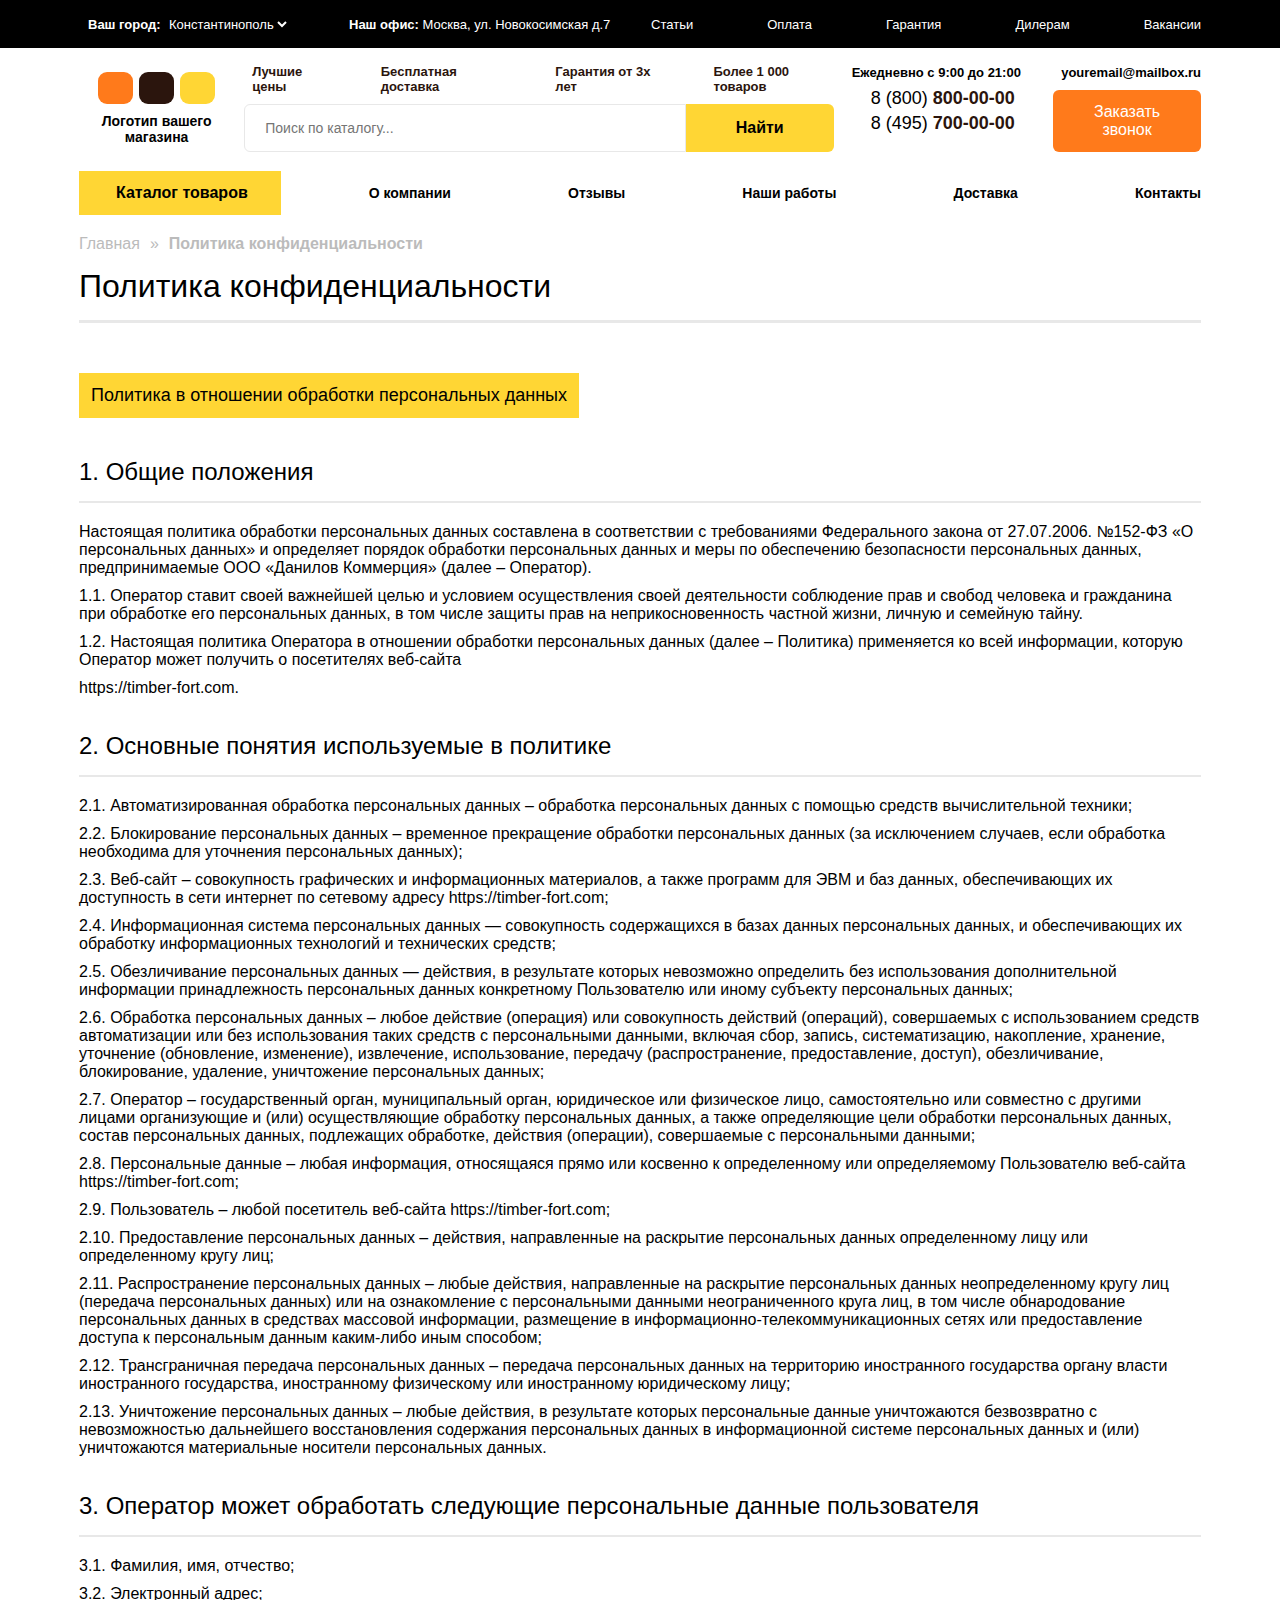
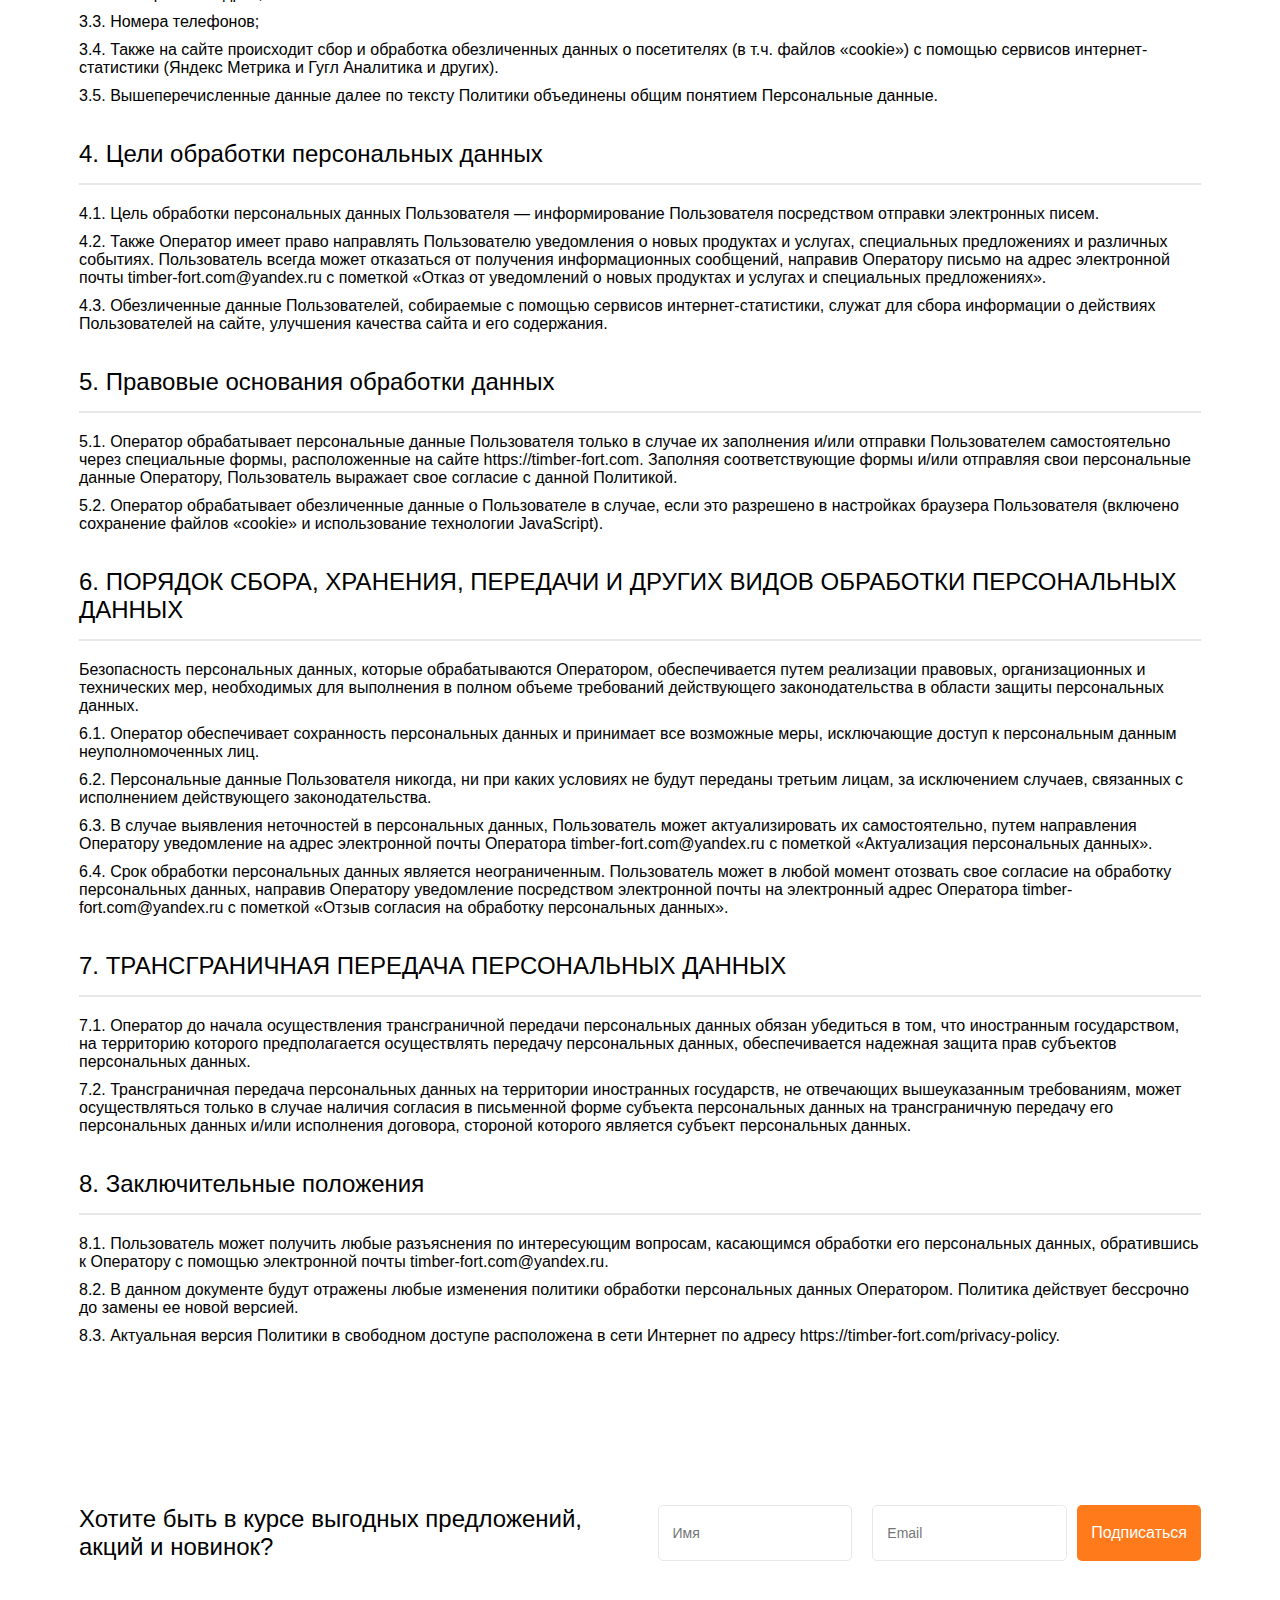
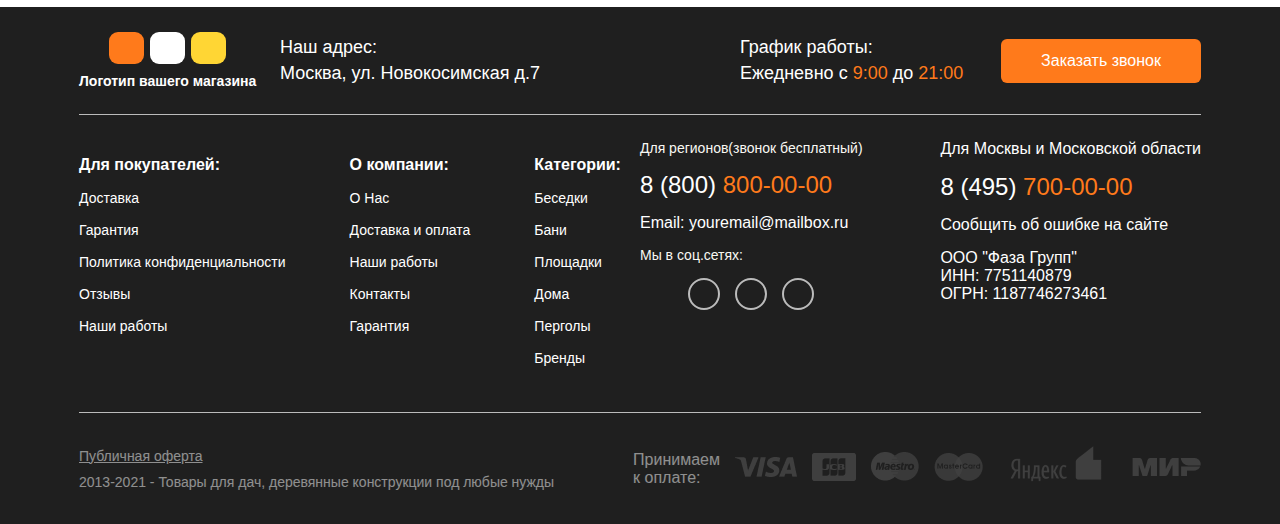
<file: about.html>
<!DOCTYPE html>
<html lang="en">

<head>
   <meta charset="UTF-8">
   <meta http-equiv="X-UA-Compatible" content="IE=edge">
   <meta name="viewport" content="width=device-width, initial-scale=1.0">

   <!-- Fontawesome icons -->
   <link rel="stylesheet" href="https://cdnjs.cloudflare.com/ajax/libs/font-awesome/6.4.2/css/all.min.css"
      integrity="sha512-z3gLpd7yknf1YoNbCzqRKc4qyor8gaKU1qmn+CShxbuBusANI9QpRohGBreCFkKxLhei6S9CQXFEbbKuqLg0DA=="
      crossorigin="anonymous" referrerpolicy="no-referrer" />

   <!-- Stylesheet -->
   <link rel="stylesheet" href="./assets/css/about.css">

   <title>О компании</title>
</head>

<body>

   <section id="location-menu">
      <div class="container">
         <div class="location-menu-content flex between center">
            <div class="locations flex center">
               <div class="location-city">
                  <form action="#">
                     <label for="location-city"><i class="location-icon fa-solid fa-location-dot"></i>Ваш город:</label>
                     <select id="location-city" name="cities">
                        <option value="Константинополь">Константинополь</option>
                        <option value="Москва">Москва</option>
                        <option value="Екатеринбург">Екатеринбург</option>
                        <option value="Махачкала">Махачкала</option>
                     </select>
                  </form>
               </div>
               <div class="location-office">
                  <p class="location-office-text">
                     <i class="location-icon fa-solid fa-location-dot"></i>
                     <span class="bold">Наш офис:</span> Москва, ул. Новокосимская д.7
                  </p>
               </div>
            </div>
            <ul class="location-lists flex center">
               <li><a href="./article.html">Статьи</a></li>
               <li><a href="#">Оплата</a></li>
               <li><a href="#">Гарантия</a></li>
               <li><a href="#">Дилерам</a></li>
               <li><a href="#">Вакансии</a></li>
            </ul>
         </div>
      </div>
   </section>

   <section id="search-tel-menu">
      <div class="container">
         <div class="search-tel-menu-content flex center between">
            <div class="color-site">
               <div class="color-site-buttons flex center">
                  <a href="#" class="color-site-btn"></a>
                  <a href="#" class="color-site-btn"></a>
                  <a href="#" class="color-site-btn"></a>
               </div>
               <h3 class="color-site-text">Логотип вашего магазина</h3>
            </div>

            <div class="search-bar-menu flex">
               <ul class="search-text-lists flex center">
                  <li class="flex center"><i class="check-icon fa-solid fa-check"></i> Лучшие цены</li>
                  <li class="flex center"><i class="check-icon fa-solid fa-check"></i> Бесплатная доставка</li>
                  <li class="flex center"><i class="check-icon fa-solid fa-check"></i> Гарантия от 3х лет</li>
                  <li class="flex center"><i class="check-icon fa-solid fa-check"></i> Более 1 000 товаров</li>
               </ul>

               <form action="#" class="search-form flex center">
                  <div class="search-btn-box">
                     <label for="search"></label>
                     <input id="search" type="search" placeholder="Поиск по каталогу...">
                  </div>
                  <button class="search-form-btn" type="submit">Найти</button>
               </form>
            </div>

            <div class="contact-details flex">
               <ul class="contacts-lists flex">
                  <li>
                     <i class="fa-regular fa-clock"></i> Ежедневно с 9:00 до 21:00
                  </li>
                  <li>
                     <a href="tel:8 (800) 800-00-00">8 (800) <b class="bold-number">800-00-00</b></a>
                  </li>
                  <li>
                     <a href="tel:8 (495) 700-00-00">8 (495) <b class="bold-number">700-00-00</b></a>
                  </li>
               </ul>
               <div class="mail-order flex">
                  <a class="mail-link flex center" href="mailto:youremail@mailbox.ru"><i
                        class="fa-solid fa-envelope"></i>youremail@mailbox.ru</a>
                  <a class="order-btn" href="#modal">Заказать звонок</a>
                  <div id="modal">
                     <div class="modal-content">
                        <h2 class="modal-content-title">
                           Мы вам перезвоним
                        </h2>
                        <p class="modal-content-text">
                           Заполните, пожалуйста, поля ниже, чтобы мы могли
                           связаться с вами. Добавьте комментарий, чтобы менеджер
                           оперативно ответил на все ваши вопросы
                        </p>
                        <form action="#" class="modal-form">
                           <label for="name"></label>
                           <input type="text" id="name" placeholder="Имя *">
                           <label for="tel"></label>
                           <input type="tel" id="tel" placeholder="Телефон *">
                           <label for="comment"></label>
                           <textarea id="comment" width="0" cols="30" rows="10"
                              placeholder="Ваш комментарий"></textarea>

                           <div class="rules flex center">
                              <input type="checkbox" id="check">
                              <label for="check">
                                 Согласен с <b>обработкой персональных данных</b>
                              </label>
                           </div>

                           <button class="modal-submit-btn" type="submit">Заказать звонок</button>
                        </form>
                        <a class="close-modal" href="#"><i class="fa-solid fa-xmark"></i></a>
                     </div>
                  </div>
               </div>
            </div>
         </div>
      </div>
      </div>
   </section>

   <section id="catalogue">
      <div class="container">
         <div class="catalogue-navbar flex center">
            <a class="catalogue-link flex center" href="#">
               <i class="fa-solid fa-bars"></i>
               Каталог товаров
            </a>
            <ul class="catalogue-lists flex center between">
               <li><a href="./company.html">О компании</a></li>
               <li><a href="./reviews.html">Отзывы</a></li>
               <li><a href="./our-work.html">Наши работы</a></li>
               <li><a href="./delivery.html">Доставка</a></li>
               <li><a href="./contacts.html">Контакты</a></li>
            </ul>
         </div>
      </div>
   </section>

   <section id="res-navbar">
      <div class="container">
         <div class="res-navbar-content flex center between">
            <div class="res-bars">
               <label class="res-bar" for="res-bar"><i class="fa-solid fa-bars"></i></label>
               <input type="checkbox" id="res-bar">
               <div class="res-bars-content">
                  <label class="res-exit" for="res-bar"><i class="fa-solid fa-xmark"></i></label>
                  <div class="location-menu-content flex between center">
                     <div class="locations flex center">
                        <div class="location-city">
                           <form action="#">
                              <label for="location-city"><i class="location-icon fa-solid fa-location-dot"></i>Ваш
                                 город:</label>
                              <select id="location-city" name="cities">
                                 <option value="Константинополь">Константинополь</option>
                                 <option value="Москва">Москва</option>
                                 <option value="Екатеринбург">Екатеринбург</option>
                                 <option value="Махачкала">Махачкала</option>
                              </select>
                           </form>
                        </div>
                        <div class="location-office">
                           <p class="location-office-text">
                              <i class="location-icon fa-solid fa-location-dot"></i>
                              <span class="bold">Наш офис:</span> Москва, ул. Новокосимская д.7
                           </p>
                        </div>
                     </div>
                     <ul class="location-lists flex center">
                        <li><a href="#">Статьи</a></li>
                        <li><a href="#">Оплата</a></li>
                        <li><a href="#">Гарантия</a></li>
                        <li><a href="#">Дилерам</a></li>
                        <li><a href="#">Вакансии</a></li>
                     </ul>
                     <div class="color-site">
                        <div class="color-site-buttons flex center">
                           <a href="#" class="color-site-btn"></a>
                           <a href="#" class="color-site-btn"></a>
                           <a href="#" class="color-site-btn"></a>
                        </div>
                        <h3 class="color-site-text">Логотип вашего магазина</h3>
                     </div>
                     <div class="contact-details flex">
                        <ul class="contacts-lists flex">
                           <li>
                              <i class="fa-regular fa-clock"></i> Ежедневно с 9:00 до 21:00
                           </li>
                           <li>
                              <a href="tel:8 (800) 800-00-00">8 (800) <b class="bold-number">800-00-00</b></a>
                           </li>
                           <li>
                              <a href="tel:8 (495) 700-00-00">8 (495) <b class="bold-number">700-00-00</b></a>
                           </li>
                        </ul>
                        <div class="mail-order flex">
                           <a class="mail-link flex center" href="mailto:youremail@mailbox.ru"><i
                                 class="fa-solid fa-envelope"></i>youremail@mailbox.ru</a>
                           <a class="order-btn" href="#res-modal">Заказать звонок</a>
                           <div id="res-modal">
                              <div class="modal-content">
                                 <h2 class="modal-content-title">
                                    Мы вам перезвоним
                                 </h2>
                                 <p class="modal-content-text">
                                    Заполните, пожалуйста, поля ниже, чтобы мы могли
                                    связаться с вами. Добавьте комментарий, чтобы менеджер
                                    оперативно ответил на все ваши вопросы
                                 </p>
                                 <form action="#" class="modal-form">
                                    <label for="name"></label>
                                    <input type="text" id="name" placeholder="Имя *">
                                    <label for="tel"></label>
                                    <input type="tel" id="tel" placeholder="Телефон *">
                                    <label for="comment"></label>
                                    <textarea id="comment" width="0" cols="30" rows="10"
                                       placeholder="Ваш комментарий"></textarea>

                                    <div class="rules flex center">
                                       <input type="checkbox" id="check">
                                       <label for="check">
                                          Согласен с <b>обработкой персональных данных</b>
                                       </label>
                                    </div>

                                    <button class="modal-submit-btn" type="submit">Заказать звонок</button>
                                 </form>
                                 <a class="close-modal" href="#"><i class="fa-solid fa-xmark"></i></a>
                              </div>
                           </div>
                        </div>
                     </div>
                  </div>
               </div>
            </div>
            <form action="#" class="res-search-form">
               <label for="res-search"></label>
               <input type="search" id="res-search" placeholder="Поиск по каталогу...">
            </form>
            <a class="res-phone" href="tel:8 (800) 800-00-00"><i class="fa-solid fa-phone"></i></a>
         </div>
      </div>
   </section>

   <section id="res-categories">
      <div class="container">
         <a class="catalogue-link flex center" href="#">
            <i class="fa-solid fa-bars"></i>
            Каталог товаров
         </a>
      </div>
   </section>

   <section id="privacy-policy">
      <div class="container">
         <div class="privacy-policy-intro flex">
            <a href="./index.html">Главная</a>
            <span>»</span>
            <a href="./about.html">Политика конфиденциальности</a>
         </div>

         <h2 class="privacy-policy-title">
            Политика конфиденциальности
         </h2>

         <p class="privacy-policy-note">
            Политика в отношении обработки персональных данных
         </p>

         <ul class="rule1">
            <li>1. Общие положения</li>
            <li>Настоящая политика обработки персональных данных составлена в соответствии с требованиями Федерального закона от 27.07.2006. №152-ФЗ «О персональных данных» и определяет порядок обработки персональных данных и меры по обеспечению безопасности персональных данных, предпринимаемые ООО «Данилов Коммерция» (далее – Оператор).</li>
            <li>
               1.1. Оператор ставит своей важнейшей целью и условием осуществления своей деятельности соблюдение прав и свобод человека и гражданина при обработке его персональных данных, в том числе защиты прав на неприкосновенность частной жизни, личную и семейную тайну.
            </li>
            <li>
               1.2. Настоящая политика Оператора в отношении обработки персональных данных (далее – Политика) применяется ко всей информации, которую Оператор может получить о посетителях веб-сайта
            </li>
            <li>https://timber-fort.com.</li>
         </ul>

         <ul class="rule2">
            <li>2. Основные понятия используемые в политике</li>
            <li>2.1. Автоматизированная обработка персональных данных – обработка персональных данных с помощью средств вычислительной техники;</li>
            <li>2.2. Блокирование персональных данных – временное прекращение обработки персональных данных (за исключением случаев, если обработка необходима для уточнения персональных данных);</li>
            <li>2.3. Веб-сайт – совокупность графических и информационных материалов, а также программ для ЭВМ и баз данных, обеспечивающих их доступность в сети интернет по сетевому адресу https://timber-fort.com;</li>
            <li>2.4. Информационная система персональных данных — совокупность содержащихся в базах данных персональных данных, и обеспечивающих их обработку информационных технологий и технических средств;</li>
            <li>2.5. Обезличивание персональных данных — действия, в результате которых невозможно определить без использования дополнительной информации принадлежность персональных данных конкретному Пользователю или иному субъекту персональных данных;</li>
            <li>2.6. Обработка персональных данных – любое действие (операция) или совокупность действий (операций), совершаемых с использованием средств автоматизации или без использования таких средств с персональными данными, включая сбор, запись, систематизацию, накопление, хранение, уточнение (обновление, изменение), извлечение, использование, передачу (распространение, предоставление, доступ), обезличивание, блокирование, удаление, уничтожение персональных данных;</li>
            <li>2.7. Оператор – государственный орган, муниципальный орган, юридическое или физическое лицо, самостоятельно или совместно с другими лицами организующие и (или) осуществляющие обработку персональных данных, а также определяющие цели обработки персональных данных, состав персональных данных, подлежащих обработке, действия (операции), совершаемые с персональными данными;</li>
            <li>2.8. Персональные данные – любая информация, относящаяся прямо или косвенно к определенному или определяемому Пользователю веб-сайта https://timber-fort.com;</li>
            <li>2.9. Пользователь – любой посетитель веб-сайта https://timber-fort.com;</li>
            <li>2.10. Предоставление персональных данных – действия, направленные на раскрытие персональных данных определенному лицу или определенному кругу лиц;</li>
            <li>2.11. Распространение персональных данных – любые действия, направленные на раскрытие персональных данных неопределенному кругу лиц (передача персональных данных) или на ознакомление с персональными данными неограниченного круга лиц, в том числе обнародование персональных данных в средствах массовой информации, размещение в информационно-телекоммуникационных сетях или предоставление доступа к персональным данным каким-либо иным способом;</li>
            <li>2.12. Трансграничная передача персональных данных – передача персональных данных на территорию иностранного государства органу власти иностранного государства, иностранному физическому или иностранному юридическому лицу;</li>
            <li>2.13. Уничтожение персональных данных – любые действия, в результате которых персональные данные уничтожаются безвозвратно с невозможностью дальнейшего восстановления содержания персональных данных в информационной системе персональных данных и (или) уничтожаются материальные носители персональных данных.</li>
         </ul>

         <ul class="rule3">
            <li>3. Оператор может обработать следующие персональные данные пользователя</li>
            <li>3.1. Фамилия, имя, отчество;</li>
            <li>3.2. Электронный адрес;</li>
            <li>3.3. Номера телефонов;</li>
            <li>3.4. Также на сайте происходит сбор и обработка обезличенных данных о посетителях (в т.ч. файлов «cookie») с помощью сервисов интернет-статистики (Яндекс Метрика и Гугл Аналитика и других).</li>
            <li>3.5. Вышеперечисленные данные далее по тексту Политики объединены общим понятием Персональные данные.</li>
         </ul>

         <ul class="rule4">
            <li>4. Цели обработки персональных данных</li>
            <li>4.1. Цель обработки персональных данных Пользователя — информирование Пользователя посредством отправки электронных писем.</li>
            <li>4.2. Также Оператор имеет право направлять Пользователю уведомления о новых продуктах и услугах, специальных предложениях и различных событиях. Пользователь всегда может отказаться от получения информационных сообщений, направив Оператору письмо на адрес электронной почты timber-fort.com@yandex.ru с пометкой «Отказ от уведомлений о новых продуктах и услугах и специальных предложениях».</li>
            <li>4.3. Обезличенные данные Пользователей, собираемые с помощью сервисов интернет-статистики, служат для сбора информации о действиях Пользователей на сайте, улучшения качества сайта и его содержания.</li>
         </ul>

         <ul class="rule5">
            <li>5. Правовые основания обработки данных</li>
            <li>5.1. Оператор обрабатывает персональные данные Пользователя только в случае их заполнения и/или отправки Пользователем самостоятельно через специальные формы, расположенные на сайте https://timber-fort.com. Заполняя соответствующие формы и/или отправляя свои персональные данные Оператору, Пользователь выражает свое согласие с данной Политикой.</li>
            <li>5.2. Оператор обрабатывает обезличенные данные о Пользователе в случае, если это разрешено в настройках браузера Пользователя (включено сохранение файлов «cookie» и использование технологии JavaScript).</li>
         </ul>

         <ul class="rule6">
            <li>6. ПОРЯДОК СБОРА, ХРАНЕНИЯ, ПЕРЕДАЧИ И ДРУГИХ ВИДОВ ОБРАБОТКИ ПЕРСОНАЛЬНЫХ ДАННЫХ</li>
            <li>Безопасность персональных данных, которые обрабатываются Оператором, обеспечивается путем реализации правовых, организационных и технических мер, необходимых для выполнения в полном объеме требований действующего законодательства в области защиты персональных данных.</li>
            <li>6.1. Оператор обеспечивает сохранность персональных данных и принимает все возможные меры, исключающие доступ к персональным данным неуполномоченных лиц.</li>
            <li>6.2. Персональные данные Пользователя никогда, ни при каких условиях не будут переданы третьим лицам, за исключением случаев, связанных с исполнением действующего законодательства.</li>
            <li>6.3. В случае выявления неточностей в персональных данных, Пользователь может актуализировать их самостоятельно, путем направления Оператору уведомление на адрес электронной почты Оператора timber-fort.com@yandex.ru с пометкой «Актуализация персональных данных».</li>
            <li>6.4. Срок обработки персональных данных является неограниченным. Пользователь может в любой момент отозвать свое согласие на обработку персональных данных, направив Оператору уведомление посредством электронной почты на электронный адрес Оператора timber-fort.com@yandex.ru с пометкой «Отзыв согласия на обработку персональных данных».</li>
         </ul>

         <ul class="rule7">
            <li>7. ТРАНСГРАНИЧНАЯ ПЕРЕДАЧА ПЕРСОНАЛЬНЫХ ДАННЫХ
            </li>
            <li>7.1. Оператор до начала осуществления трансграничной передачи персональных данных обязан убедиться в том, что иностранным государством, на территорию которого предполагается осуществлять передачу персональных данных, обеспечивается надежная защита прав субъектов персональных данных.</li>
            <li>7.2. Трансграничная передача персональных данных на территории иностранных государств, не отвечающих вышеуказанным требованиям, может осуществляться только в случае наличия согласия в письменной форме субъекта персональных данных на трансграничную передачу его персональных данных и/или исполнения договора, стороной которого является субъект персональных данных.</li>
         </ul>

         <ul class="rule8">
            <li>8. Заключительные положения</li>
            <li>8.1. Пользователь может получить любые разъяснения по интересующим вопросам, касающимся обработки его персональных данных, обратившись к Оператору с помощью электронной почты timber-fort.com@yandex.ru.</li>
            <li>8.2. В данном документе будут отражены любые изменения политики обработки персональных данных Оператором. Политика действует бессрочно до замены ее новой версией.</li>
            <li>8.3. Актуальная версия Политики в свободном доступе расположена в сети Интернет по адресу https://timber-fort.com/privacy-policy.</li>
         </ul>
      </div>
   </section>

   <section id="course">
      <div class="container">
         <div class="course-card">
            <h2 class="course-card-title">Хотите быть в курсе выгодных предложений, акций и новинок?</h2>
            <form action="#" class="course-card-form flex between">
               <label for="firstName"></label>
               <input type="text" placeholder="Имя" id="firstName">

               <label for="email"></label>
               <input type="email" placeholder="Email" id="email">

               <button type="submit" class="course-card-link">Подписаться</button>
            </form>
         </div>
      </div>
   </section>

   <footer id="footer">
      <div class="container">
         <div class="footer-navbar">
            <div class="logo-address flex center between">
               <div class="logo">
                  <div class="logo-buttons flex center">
                     <a href="#" class="logo-btn"></a>
                     <a href="#" class="logo-btn"></a>
                     <a href="#" class="logo-btn"></a>
                  </div>
                  <h3 class="logo-text">Логотип вашего магазина</h3>
               </div>
               <div class="address">
                  <p>Наш адрес:</p>
                  <p>Москва, ул. Новокосимская д.7</p>
               </div>
            </div>

            <div class="work-phone flex center between">
               <div class="work-time">
                  <p>График работы:</p>
                  <p>Ежедневно с <span>9:00</span> до <span>21:00</span></p>
               </div>
               <div class="footer-order flex">
                  <a class="order-btn" href="#footer-modal">Заказать звонок</a>
                  <div id="footer-modal">
                     <div class="modal-content">
                        <h2 class="modal-content-title">
                           Мы вам перезвоним
                        </h2>
                        <p class="modal-content-text">
                           Заполните, пожалуйста, поля ниже, чтобы мы могли
                           связаться с вами. Добавьте комментарий, чтобы менеджер
                           оперативно ответил на все ваши вопросы
                        </p>
                        <form action="#" class="modal-form">
                           <label for="name"></label>
                           <input type="text" id="name" placeholder="Имя *">
                           <label for="tel"></label>
                           <input type="tel" id="tel" placeholder="Телефон *">
                           <label for="comment"></label>
                           <textarea id="comment" width="0" cols="30" rows="10"
                              placeholder="Ваш комментарий"></textarea>

                           <div class="rules flex center">
                              <input type="checkbox" id="check">
                              <label for="check">
                                 Согласен с <b>обработкой персональных данных</b>
                              </label>
                           </div>

                           <button class="modal-submit-btn" type="submit">Заказать звонок</button>
                        </form>
                        <a class="close-modal" href="#"><i class="fa-solid fa-xmark"></i></a>
                     </div>
                  </div>
               </div>
            </div>
         </div>

         <div class="footer-info">
            <div class="footer-info-links flex">
               <ul class="buyers-lists">
                  <li>Для покупателей:</li>
                  <li><a href="./delivery.html">Доставка</a></li>
                  <li><a href="#">Гарантия</a></li>
                  <li><a href="./about.html">Политика конфиденциальности</a></li>
                  <li><a href="reviews.html">Отзывы</a></li>
                  <li><a href="./our-work.html">Наши работы</a></li>
               </ul>

               <ul class="company-lists">
                  <li>О компании:</li>
                  <li><a href="./company.html">О Нас</a></li>
                  <li><a href="./delivery.html">Доставка и оплата</a></li>
                  <li><a href="./our-work.html">Наши работы</a></li>
                  <li><a href="./contacts.html">Контакты</a></li>
                  <li><a href="#">Гарантия</a></li>
               </ul>

               <ul class="categories-lists">
                  <li>Категории:</li>
                  <li><a href="#">Беседки</a></li>
                  <li><a href="#">Бани</a></li>
                  <li><a href="#">Площадки</a></li>
                  <li><a href="#">Дома</a></li>
                  <li><a href="#">Перголы</a></li>
                  <li><a href="#">Бренды</a></li>
               </ul>
            </div>

            <div class="footer-contacts flex between">
               <div class="footer-contact flex">
                  <p>Для регионов(звонок бесплатный)</p>
                  <a class="footer-contact-tel" href="tel:+8 (800) 800-00-00">8 (800) <span>800-00-00</span></a>
                  <a class="footer-contact-email" href="mailto:youremail@mailbox.ru">Email: youremail@mailbox.ru</a>
                  <p>Мы в соц.сетях:</p>
                  <div class="social-media flex">
                     <a href="#"><i class="fa-brands fa-whatsapp"></i></a>
                     <a href="#"><i class="fa-brands fa-youtube"></i></a>
                     <a href="#"><i class="fa-brands fa-instagram"></i></a>
                  </div>
               </div>
               <div class="footer-contact flex">
                  <p>Для Москвы и Московской области</p>
                  <a class="footer-contact-tel" href="tel:+8 (495) 700-00-00">8 (495) <span>700-00-00</span></a>
                  <p>Сообщить об ошибке на сайте</p>
                  <p>
                     ООО  "Фаза Групп" <br>
                     ИНН:   7751140879 <br>
                     ОГРН: 1187746273461
                  </p>
               </div>
            </div>
         </div>

         <div class="privacy">
            <div class="privacy-doc">
               <a class="privacy-link" href="#">Публичная оферта</a>
               <p>
                  2013-2021 - Товары для дач, 
                  деревянные конструкции под любые нужды
               </p>
            </div>
            <div class="payments flex center">
               <p>Принимаем к оплате:</p>
               <div class="payments-types flex center">
                  <a href="#"><img src="./assets/img/visa.png" alt="visa"></a>
                  <a href="#"><img src="./assets/img/jcb.png" alt="jcb"></a>
                  <a href="#"><img src="./assets/img/maestro.png" alt="maestro"></a>
                  <a href="#"><img src="./assets/img/mastercard.png" alt="mastercard"></a>
                  <a href="#"><img src="./assets/img/yandex.png" alt="yandex"></a>
                  <a href="#"><img src="./assets/img/mir.png" alt="mir"></a>
               </div>
            </div>
         </div>
      </div>
   </footer>

</body>

</html>
</file>
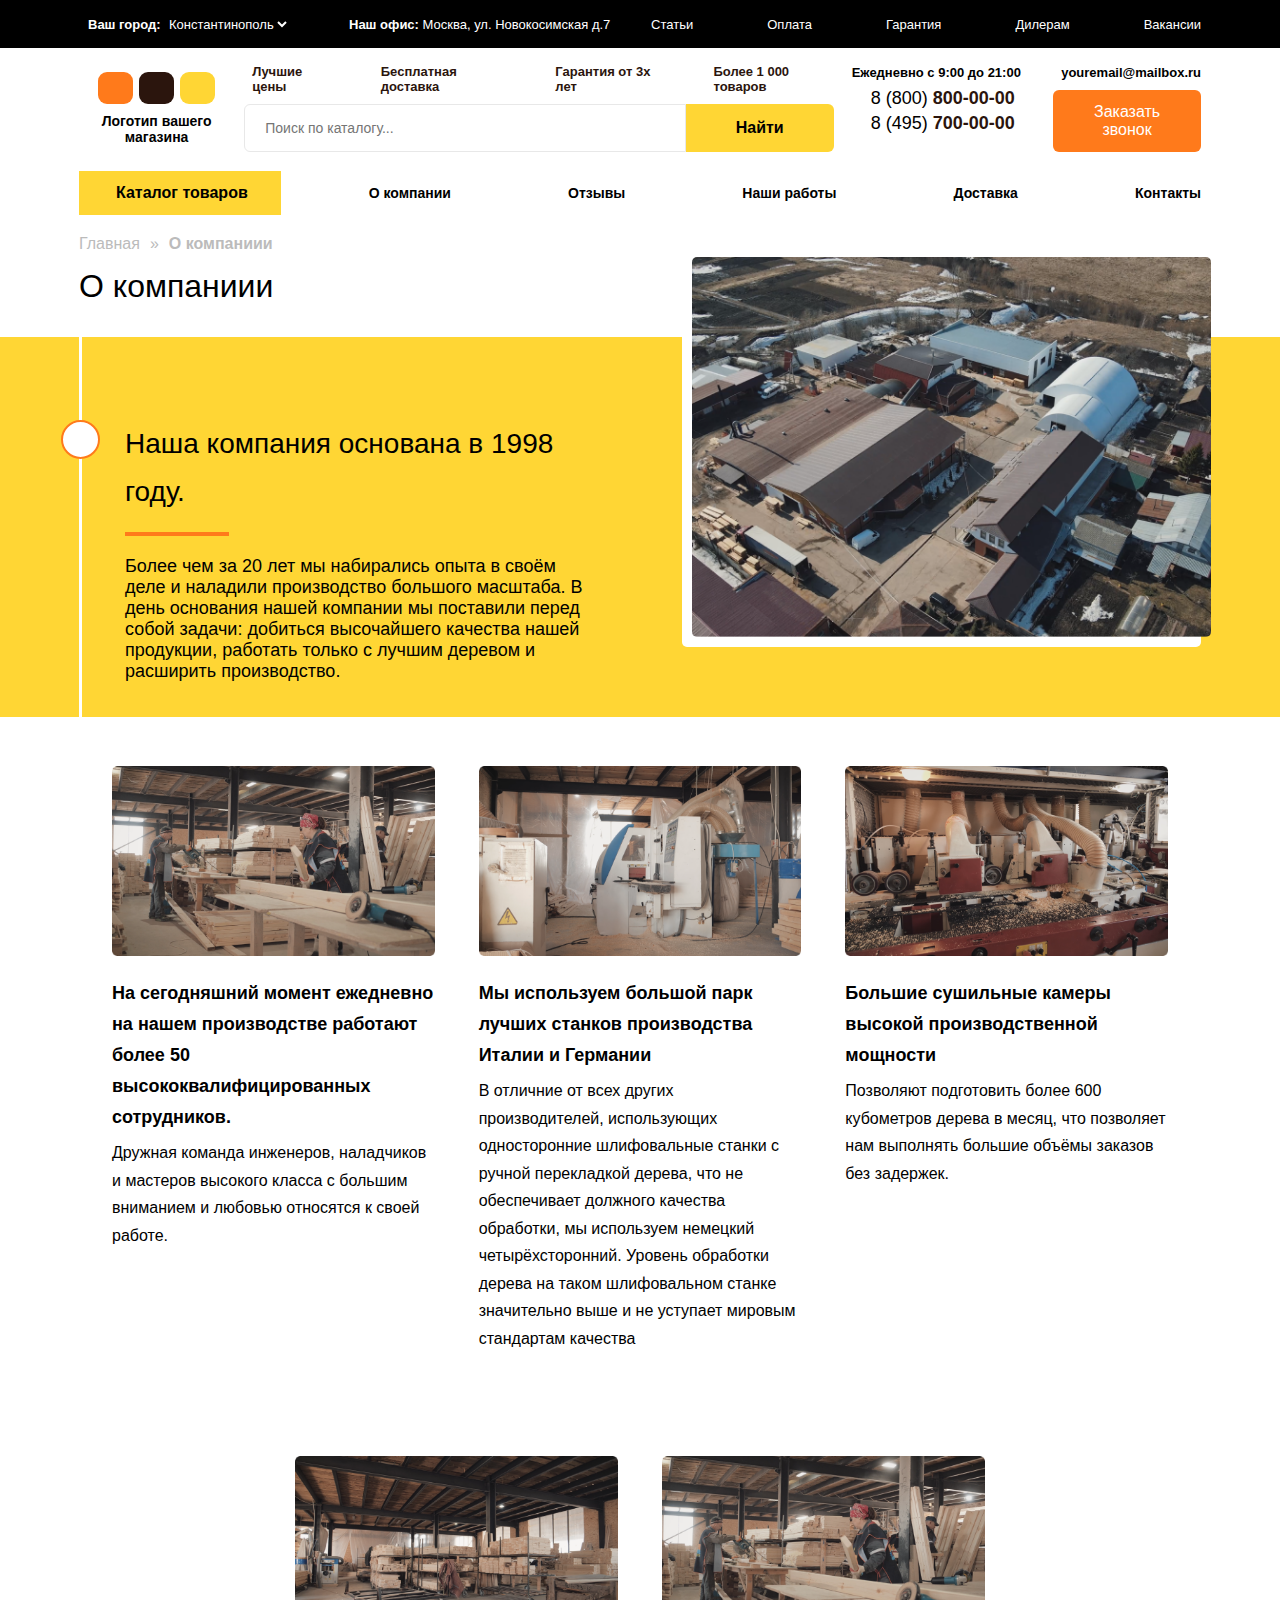
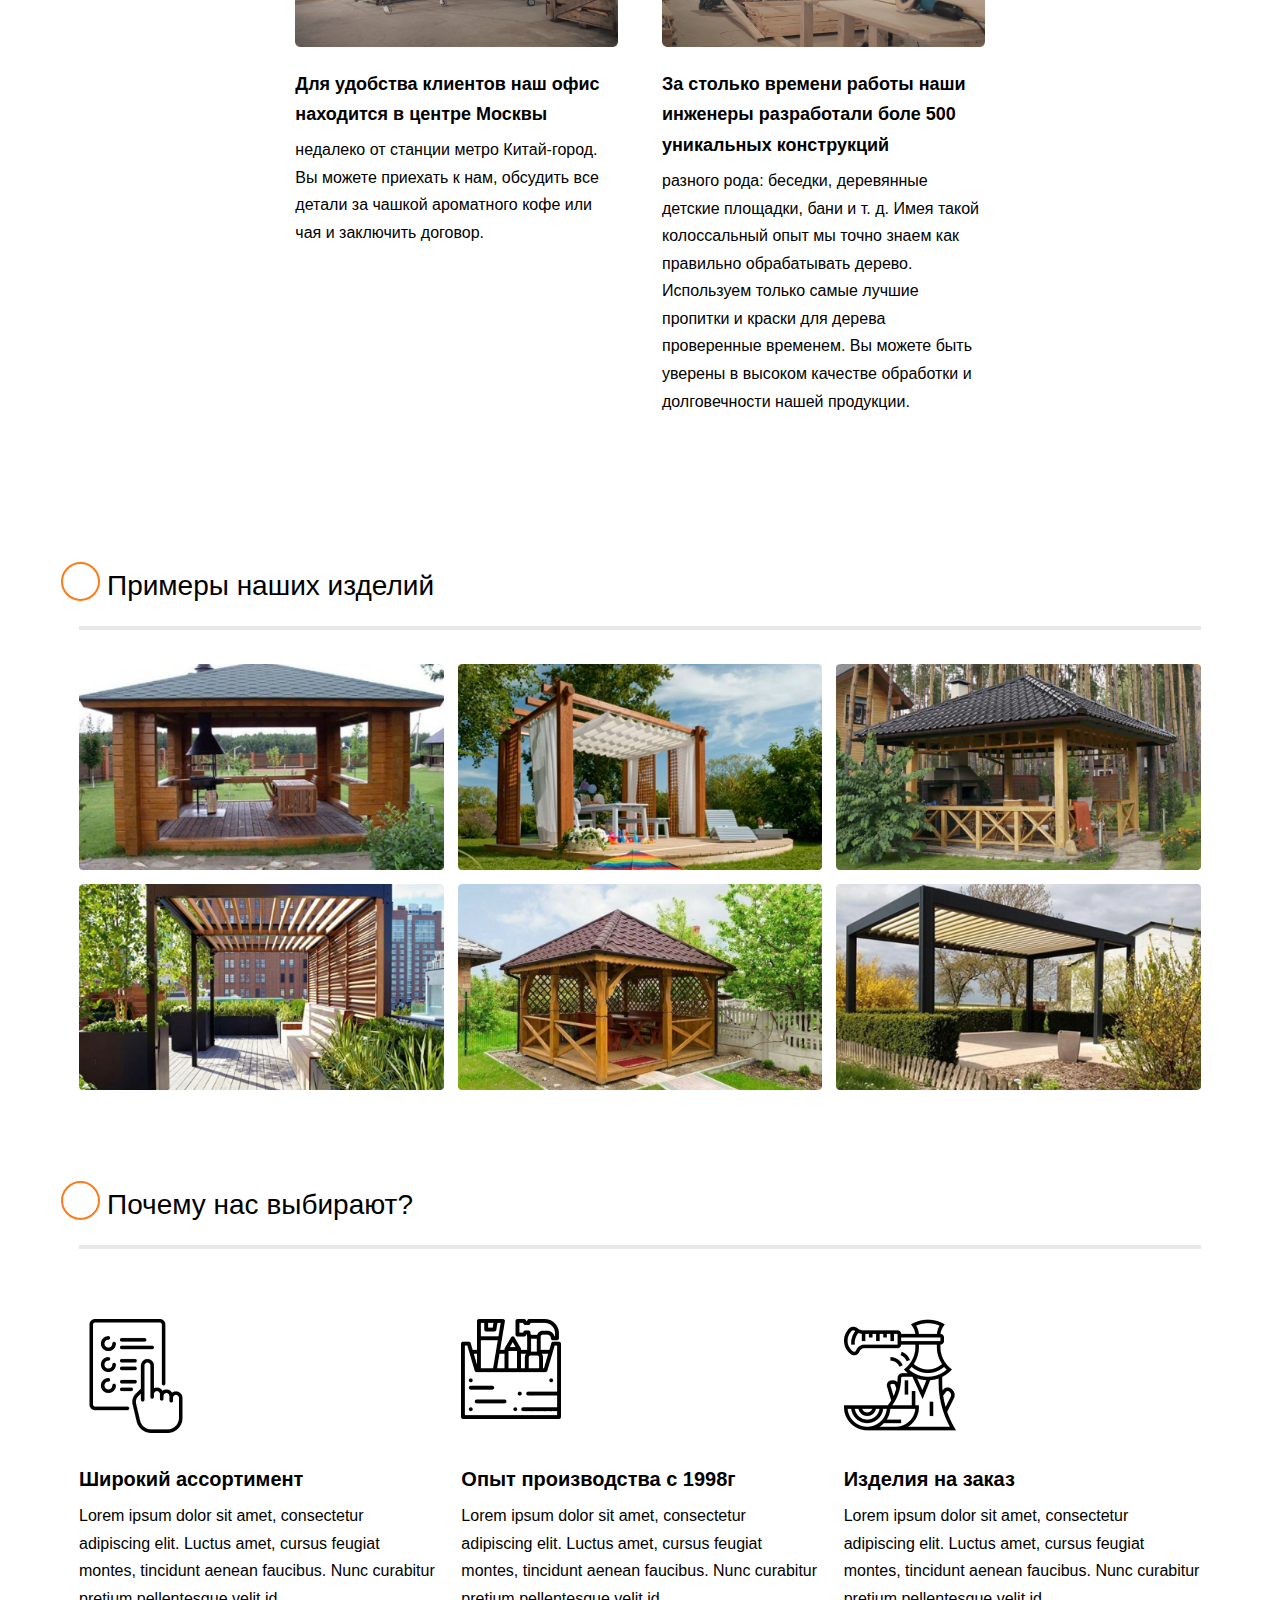
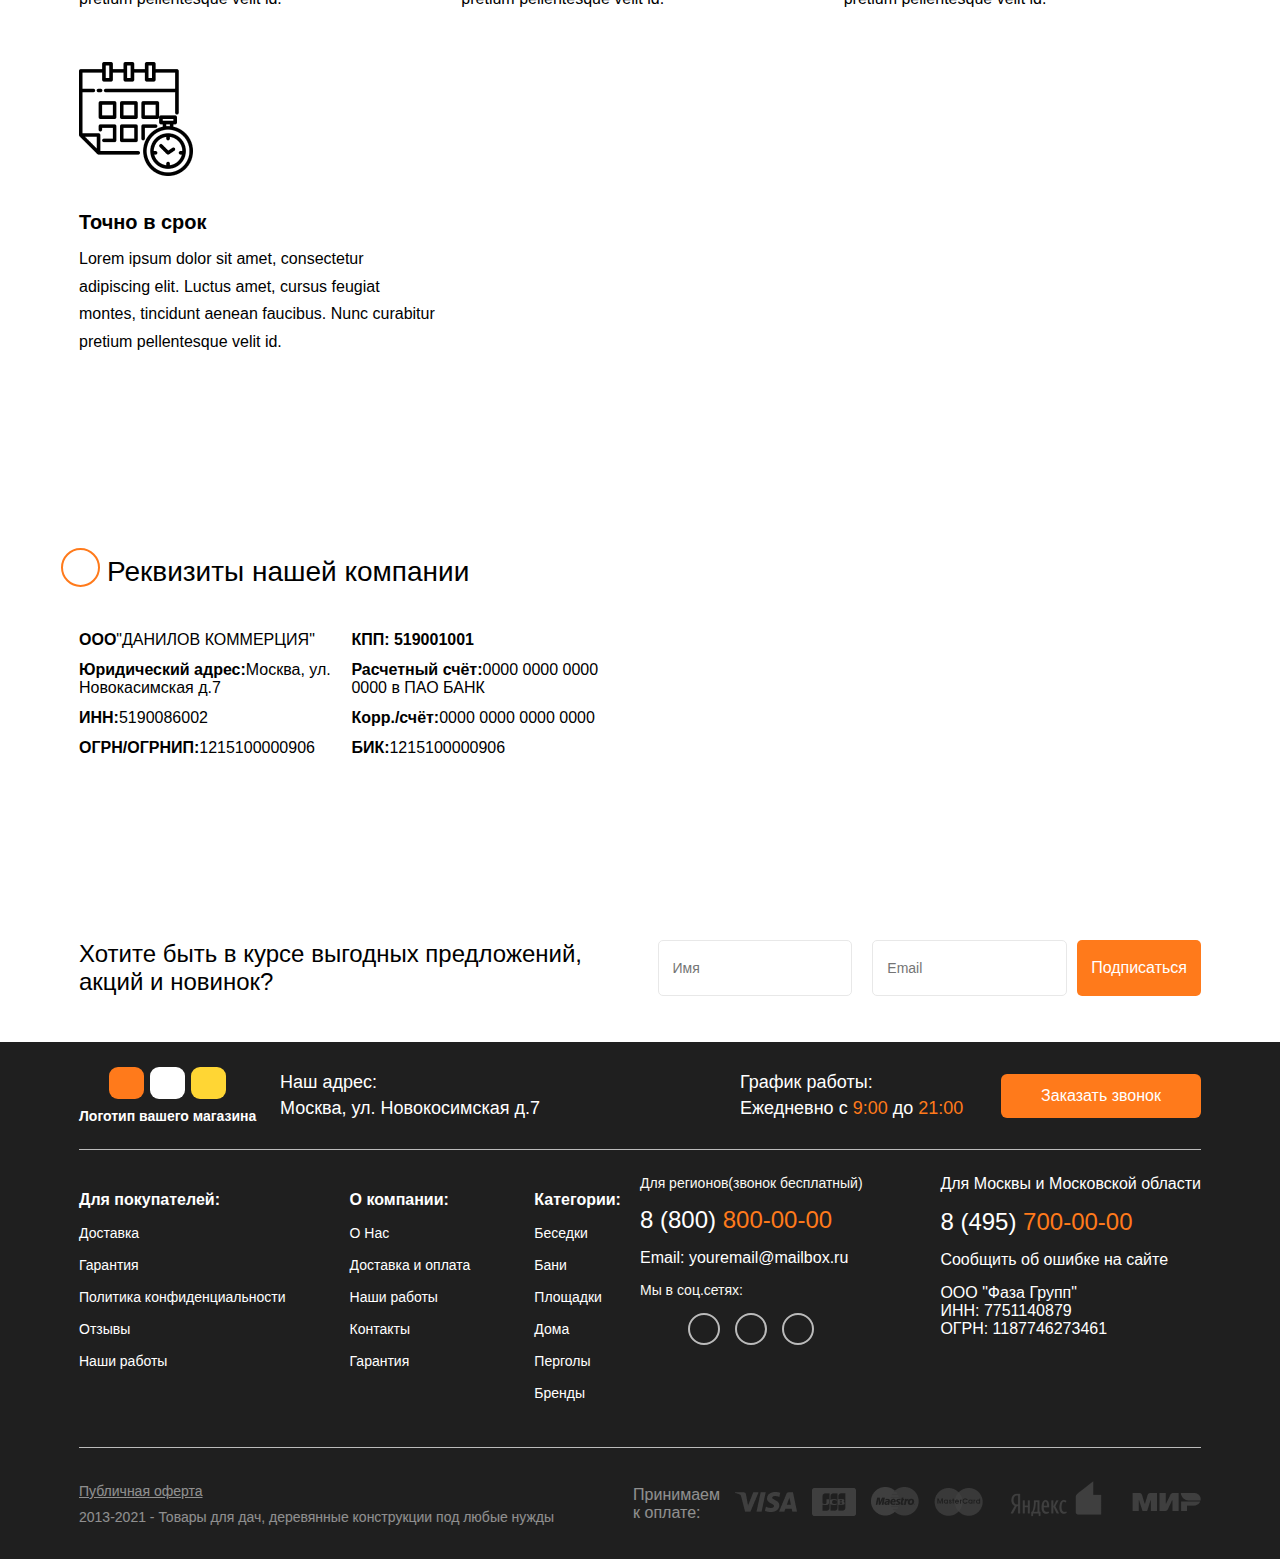
<file: company.html>
<!DOCTYPE html>
<html lang="en">

<head>
   <meta charset="UTF-8">
   <meta http-equiv="X-UA-Compatible" content="IE=edge">
   <meta name="viewport" content="width=device-width, initial-scale=1.0">

   <!-- Fontawesome icons -->
   <link rel="stylesheet" href="https://cdnjs.cloudflare.com/ajax/libs/font-awesome/6.4.2/css/all.min.css"
      integrity="sha512-z3gLpd7yknf1YoNbCzqRKc4qyor8gaKU1qmn+CShxbuBusANI9QpRohGBreCFkKxLhei6S9CQXFEbbKuqLg0DA=="
      crossorigin="anonymous" referrerpolicy="no-referrer" />

   <!-- Stylesheet -->
   <link rel="stylesheet" href="./assets/css/company.css">

   <title>О компании</title>
</head>

<body>

   <section id="location-menu">
      <div class="container">
         <div class="location-menu-content flex between center">
            <div class="locations flex center">
               <div class="location-city">
                  <form action="#">
                     <label for="location-city"><i class="location-icon fa-solid fa-location-dot"></i>Ваш город:</label>
                     <select id="location-city" name="cities">
                        <option value="Константинополь">Константинополь</option>
                        <option value="Москва">Москва</option>
                        <option value="Екатеринбург">Екатеринбург</option>
                        <option value="Махачкала">Махачкала</option>
                     </select>
                  </form>
               </div>
               <div class="location-office">
                  <p class="location-office-text">
                     <i class="location-icon fa-solid fa-location-dot"></i>
                     <span class="bold">Наш офис:</span> Москва, ул. Новокосимская д.7
                  </p>
               </div>
            </div>
            <ul class="location-lists flex center">
               <li><a href="./article.html">Статьи</a></li>
               <li><a href="#">Оплата</a></li>
               <li><a href="#">Гарантия</a></li>
               <li><a href="#">Дилерам</a></li>
               <li><a href="#">Вакансии</a></li>
            </ul>
         </div>
      </div>
   </section>

   <section id="search-tel-menu">
      <div class="container">
         <div class="search-tel-menu-content flex center between">
            <div class="color-site">
               <div class="color-site-buttons flex center">
                  <a href="#" class="color-site-btn"></a>
                  <a href="#" class="color-site-btn"></a>
                  <a href="#" class="color-site-btn"></a>
               </div>
               <h3 class="color-site-text">Логотип вашего магазина</h3>
            </div>

            <div class="search-bar-menu flex">
               <ul class="search-text-lists flex center">
                  <li class="flex center"><i class="check-icon fa-solid fa-check"></i> Лучшие цены</li>
                  <li class="flex center"><i class="check-icon fa-solid fa-check"></i> Бесплатная доставка</li>
                  <li class="flex center"><i class="check-icon fa-solid fa-check"></i> Гарантия от 3х лет</li>
                  <li class="flex center"><i class="check-icon fa-solid fa-check"></i> Более 1 000 товаров</li>
               </ul>

               <form action="#" class="search-form flex center">
                  <div class="search-btn-box">
                     <label for="search"></label>
                     <input id="search" type="search" placeholder="Поиск по каталогу...">
                  </div>
                  <button class="search-form-btn" type="submit">Найти</button>
               </form>
            </div>

            <div class="contact-details flex">
               <ul class="contacts-lists flex">
                  <li>
                     <i class="fa-regular fa-clock"></i> Ежедневно с 9:00 до 21:00
                  </li>
                  <li>
                     <a href="tel:8 (800) 800-00-00">8 (800) <b class="bold-number">800-00-00</b></a>
                  </li>
                  <li>
                     <a href="tel:8 (495) 700-00-00">8 (495) <b class="bold-number">700-00-00</b></a>
                  </li>
               </ul>
               <div class="mail-order flex">
                  <a class="mail-link flex center" href="mailto:youremail@mailbox.ru"><i
                        class="fa-solid fa-envelope"></i>youremail@mailbox.ru</a>
                  <a class="order-btn" href="#modal">Заказать звонок</a>
                  <div id="modal">
                     <div class="modal-content">
                        <h2 class="modal-content-title">
                           Мы вам перезвоним
                        </h2>
                        <p class="modal-content-text">
                           Заполните, пожалуйста, поля ниже, чтобы мы могли
                           связаться с вами. Добавьте комментарий, чтобы менеджер
                           оперативно ответил на все ваши вопросы
                        </p>
                        <form action="#" class="modal-form">
                           <label for="name"></label>
                           <input type="text" id="name" placeholder="Имя *">
                           <label for="tel"></label>
                           <input type="tel" id="tel" placeholder="Телефон *">
                           <label for="comment"></label>
                           <textarea id="comment" width="0" cols="30" rows="10"
                              placeholder="Ваш комментарий"></textarea>

                           <div class="rules flex center">
                              <input type="checkbox" id="check">
                              <label for="check">
                                 Согласен с <b>обработкой персональных данных</b>
                              </label>
                           </div>

                           <button class="modal-submit-btn" type="submit">Заказать звонок</button>
                        </form>
                        <a class="close-modal" href="#"><i class="fa-solid fa-xmark"></i></a>
                     </div>
                  </div>
               </div>
            </div>
         </div>
      </div>
      </div>
   </section>

   <section id="catalogue">
      <div class="container">
         <div class="catalogue-navbar flex center">
            <a class="catalogue-link flex center" href="#">
               <i class="fa-solid fa-bars"></i>
               Каталог товаров
            </a>
            <ul class="catalogue-lists flex center between">
               <li><a href="./company.html">О компании</a></li>
               <li><a href="./reviews.html">Отзывы</a></li>
               <li><a href="./our-work.html">Наши работы</a></li>
               <li><a href="./delivery.html">Доставка</a></li>
               <li><a href="./contacts.html">Контакты</a></li>
            </ul>
         </div>
      </div>
   </section>

   <section id="res-navbar">
      <div class="container">
         <div class="res-navbar-content flex center between">
            <div class="res-bars">
               <label class="res-bar" for="res-bar"><i class="fa-solid fa-bars"></i></label>
               <input type="checkbox" id="res-bar">
               <div class="res-bars-content">
                  <label class="res-exit" for="res-bar"><i class="fa-solid fa-xmark"></i></label>
                  <div class="location-menu-content flex between center">
                     <div class="locations flex center">
                        <div class="location-city">
                           <form action="#">
                              <label for="location-city"><i class="location-icon fa-solid fa-location-dot"></i>Ваш
                                 город:</label>
                              <select id="location-city" name="cities">
                                 <option value="Константинополь">Константинополь</option>
                                 <option value="Москва">Москва</option>
                                 <option value="Екатеринбург">Екатеринбург</option>
                                 <option value="Махачкала">Махачкала</option>
                              </select>
                           </form>
                        </div>
                        <div class="location-office">
                           <p class="location-office-text">
                              <i class="location-icon fa-solid fa-location-dot"></i>
                              <span class="bold">Наш офис:</span> Москва, ул. Новокосимская д.7
                           </p>
                        </div>
                     </div>
                     <ul class="location-lists flex center">
                        <li><a href="#">Статьи</a></li>
                        <li><a href="#">Оплата</a></li>
                        <li><a href="#">Гарантия</a></li>
                        <li><a href="#">Дилерам</a></li>
                        <li><a href="#">Вакансии</a></li>
                     </ul>
                     <div class="color-site">
                        <div class="color-site-buttons flex center">
                           <a href="#" class="color-site-btn"></a>
                           <a href="#" class="color-site-btn"></a>
                           <a href="#" class="color-site-btn"></a>
                        </div>
                        <h3 class="color-site-text">Логотип вашего магазина</h3>
                     </div>
                     <div class="contact-details flex">
                        <ul class="contacts-lists flex">
                           <li>
                              <i class="fa-regular fa-clock"></i> Ежедневно с 9:00 до 21:00
                           </li>
                           <li>
                              <a href="tel:8 (800) 800-00-00">8 (800) <b class="bold-number">800-00-00</b></a>
                           </li>
                           <li>
                              <a href="tel:8 (495) 700-00-00">8 (495) <b class="bold-number">700-00-00</b></a>
                           </li>
                        </ul>
                        <div class="mail-order flex">
                           <a class="mail-link flex center" href="mailto:youremail@mailbox.ru"><i
                                 class="fa-solid fa-envelope"></i>youremail@mailbox.ru</a>
                           <a class="order-btn" href="#res-modal">Заказать звонок</a>
                           <div id="res-modal">
                              <div class="modal-content">
                                 <h2 class="modal-content-title">
                                    Мы вам перезвоним
                                 </h2>
                                 <p class="modal-content-text">
                                    Заполните, пожалуйста, поля ниже, чтобы мы могли
                                    связаться с вами. Добавьте комментарий, чтобы менеджер
                                    оперативно ответил на все ваши вопросы
                                 </p>
                                 <form action="#" class="modal-form">
                                    <label for="name"></label>
                                    <input type="text" id="name" placeholder="Имя *">
                                    <label for="tel"></label>
                                    <input type="tel" id="tel" placeholder="Телефон *">
                                    <label for="comment"></label>
                                    <textarea id="comment" width="0" cols="30" rows="10"
                                       placeholder="Ваш комментарий"></textarea>

                                    <div class="rules flex center">
                                       <input type="checkbox" id="check">
                                       <label for="check">
                                          Согласен с <b>обработкой персональных данных</b>
                                       </label>
                                    </div>

                                    <button class="modal-submit-btn" type="submit">Заказать звонок</button>
                                 </form>
                                 <a class="close-modal" href="#"><i class="fa-solid fa-xmark"></i></a>
                              </div>
                           </div>
                        </div>
                     </div>
                  </div>
               </div>
            </div>
            <form action="#" class="res-search-form">
               <label for="res-search"></label>
               <input type="search" id="res-search" placeholder="Поиск по каталогу...">
            </form>
            <a class="res-phone" href="tel:8 (800) 800-00-00"><i class="fa-solid fa-phone"></i></a>
         </div>
      </div>
   </section>

   <section id="res-categories">
      <div class="container">
         <a class="catalogue-link flex center" href="#">
            <i class="fa-solid fa-bars"></i>
            Каталог товаров
         </a>
      </div>
   </section>

   <section id="company">
      <div class="container">
         <div class="company-intro flex">
            <a href="./index.html">Главная</a>
            <span>»</span>
            <a href="./company.html">О компаниии</a>
         </div>

         <h2 class="company-title">О компаниии</h2>
      </div>
   </section>

   <section id="company-history">
      <div class="container">
         <div class="company-history-cards">
            <div class="company-history-content">
               <h2 class="company-history-title">Наша компания основана в 1998 году.</h2>
               <span class="underline"></span>
               <p class="company-history-text">
                  Более чем за 20 лет мы набирались опыта в своём деле и наладили производство большого масштаба. В день
                  основания нашей компании мы поставили перед собой задачи: добиться высочайшего качества нашей
                  продукции, работать только с лучшим деревом и расширить производство.
               </p>
            </div>
            <div class="company-history-img">
               <img src="./assets/img/our-company-bg.png" alt="our-company-bg">
            </div>
         </div>
      </div>
   </section>

   <section id="company-history-progress">
      <div class="container">
         <div class="company-progress-cards">
            <div class="company-progress-card">
               <img src="./assets/img/our-company-img1.png" alt="our-company-img">
               <h3 class="company-progress-card-title">На сегодняшний момент ежедневно на нашем производстве работают
                  более 50 высококвалифицированных сотрудников.</h3>
               <p class="company-progress-card-text">
                  Дружная команда инженеров, наладчиков и мастеров
                  высокого класса с большим вниманием и любовью
                  относятся к своей работе.
               </p>
            </div>
            <div class="company-progress-card">
               <img src="./assets/img/our-company-img2.png" alt="our-company-img">
               <h3 class="company-progress-card-title">Мы используем большой парк лучших станков
                  производства Италии и Германии</h3>
               <p class="company-progress-card-text">
                  В отличние от всех других производителей,
                  использующих односторонние шлифовальные станки
                  с ручной перекладкой дерева, что не обеспечивает должного качества обработки, мы используем немецкий
                  четырёхсторонний. Уровень обработки дерева на таком шлифовальном станке значительно выше и не уступает
                  мировым стандартам качества
               </p>
            </div>
            <div class="company-progress-card">
               <img src="./assets/img/our-company-img3.png" alt="our-company-img">
               <h3 class="company-progress-card-title">Большие сушильные камеры высокой
                  производственной мощности</h3>
               <p class="company-progress-card-text">
                  Позволяют подготовить более 600 кубометров дерева в месяц, что позволяет нам выполнять большие объёмы
                  заказов без задержек.
               </p>
            </div>
            <div class="company-progress-card">
               <img src="./assets/img/our-company-img4.png" alt="our-company-img">
               <h3 class="company-progress-card-title">Для удобства клиентов наш офис находится
                  в центре Москвы
               </h3>
               <p class="company-progress-card-text">
                  недалеко от станции метро Китай-город. Вы можете приехать к нам, обсудить все детали за чашкой
                  ароматного кофе или чая и заключить договор.
               </p>
            </div>
            <div class="company-progress-card">
               <img src="./assets/img/our-company-img1.png" alt="our-company-img">
               <h3 class="company-progress-card-title">За столько времени работы наши инженеры разработали боле 500
                  уникальных конструкций</h3>
               <p class="company-progress-card-text">
                  разного рода: беседки, деревянные детские площадки, бани и т. д.
                  Имея такой колоссальный опыт мы точно знаем как правильно обрабатывать дерево. Используем только самые
                  лучшие пропитки и краски для дерева проверенные временем. Вы можете быть уверены в высоком качестве
                  обработки и долговечности нашей продукции.
               </p>
            </div>
         </div>

         <h2 class="products-examples-title">Примеры наших изделий</h2>

         <div class="products-examples">
            <img src="./assets/img/product1.png" alt="product">
            <img src="./assets/img/product2.png" alt="product">
            <img src="./assets/img/product3.png" alt="product">
            <img src="./assets/img/product4.png" alt="product">
            <img src="./assets/img/product5.png" alt="product">
            <img src="./assets/img/product6.png" alt="product">
         </div>

         <h2 class="choose-title">Почему нас выбирают?</h2>

         <div class="choose-cards">
            <div class="choose-card">
               <div class="choose-img">
                  <img src="./assets/img/choose1.png" alt="choose img">
               </div>
               <h3 class="choose-card-title">Широкий ассортимент</h3>
               <p class="choose-card-text">
                  Lorem ipsum dolor sit amet, consectetur adipiscing elit. Luctus amet, cursus feugiat montes, tincidunt
                  aenean faucibus. Nunc curabitur pretium pellentesque velit id.
               </p>
            </div>
            <div class="choose-card">
               <div class="choose-img">
                  <img src="./assets/img/choose2.png" alt="choose img">
               </div>
               <h3 class="choose-card-title">Опыт производства с 1998г</h3>
               <p class="choose-card-text">
                  Lorem ipsum dolor sit amet, consectetur adipiscing elit. Luctus amet, cursus feugiat montes, tincidunt
                  aenean faucibus. Nunc curabitur pretium pellentesque velit id.
               </p>
            </div>
            <div class="choose-card">
               <div class="choose-img">
                  <img src="./assets/img/choose3.png" alt="choose img">
               </div>
               <h3 class="choose-card-title">Изделия на заказ</h3>
               <p class="choose-card-text">
                  Lorem ipsum dolor sit amet, consectetur adipiscing elit. Luctus amet, cursus feugiat montes, tincidunt
                  aenean faucibus. Nunc curabitur pretium pellentesque velit id.
               </p>
            </div>
            <div class="choose-card">
               <div class="choose-img">
                  <img src="./assets/img/choose4.png" alt="choose img">
               </div>
               <h3 class="choose-card-title">Точно в срок</h3>
               <p class="choose-card-text">
                  Lorem ipsum dolor sit amet, consectetur adipiscing elit. Luctus amet, cursus feugiat montes, tincidunt
                  aenean faucibus. Nunc curabitur pretium pellentesque velit id.
               </p>
            </div>
         </div>

         <div class="company-details-cards">
            <div class="company-details-content">
               <h2 class="company-details-title">Реквизиты нашей компании</h2>

               <div class="company-details-text-content flex">
                  <ul class="company-details-lists flex">
                     <li><b>ООО</b>"ДАНИЛОВ КОММЕРЦИЯ"</li>
                     <li>
                        <b>Юридический адрес:</b>Москва, ул. Новокасимская д.7
                     </li>
                     <li>
                        <b>ИНН:</b>5190086002
                     </li>
                     <li><b>ОГРН/ОГРНИП:</b>1215100000906</li>
                  </ul>
                  <ul class="company-details-lists flex">
                     <li><b>КПП: 519001001</b></li>
                     <li><b>Расчетный счёт:</b>0000 0000 0000 0000 в ПАО БАНК</li>
                     <li><b>Корр./счёт:</b>0000 0000 0000 0000</li>
                     <li><b>БИК:</b>1215100000906</li>
                  </ul>
               </div>
            </div>
            <div class="company-details-map">
               <iframe src="https://www.google.com/maps/embed?pb=!1m14!1m8!1m3!1d11983.660102364038!2d69.2644362!3d41.3324611!3m2!1i1024!2i768!4f13.1!3m3!1m2!1s0x38ae8b6cbd7e49a1%3A0xf23c3817c486d743!2sAmity%20University%20Tashkent!5e0!3m2!1sen!2s!4v1694370174313!5m2!1sen!2s" width="600" height="450" style="border:0;" allowfullscreen="" loading="lazy" referrerpolicy="no-referrer-when-downgrade"></iframe>
            </div>
         </div>
      </div>
   </section>

   <section id="course">
      <div class="container">
         <div class="course-card">
            <h2 class="course-card-title">Хотите быть в курсе выгодных предложений, акций и новинок?</h2>
            <form action="#" class="course-card-form flex between">
               <label for="firstName"></label>
               <input type="text" placeholder="Имя" id="firstName">

               <label for="email"></label>
               <input type="email" placeholder="Email" id="email">

               <button type="submit" class="course-card-link">Подписаться</button>
            </form>
         </div>
      </div>
   </section>

   <footer id="footer">
      <div class="container">
         <div class="footer-navbar">
            <div class="logo-address flex center between">
               <div class="logo">
                  <div class="logo-buttons flex center">
                     <a href="#" class="logo-btn"></a>
                     <a href="#" class="logo-btn"></a>
                     <a href="#" class="logo-btn"></a>
                  </div>
                  <h3 class="logo-text">Логотип вашего магазина</h3>
               </div>
               <div class="address">
                  <p>Наш адрес:</p>
                  <p>Москва, ул. Новокосимская д.7</p>
               </div>
            </div>

            <div class="work-phone flex center between">
               <div class="work-time">
                  <p>График работы:</p>
                  <p>Ежедневно с <span>9:00</span> до <span>21:00</span></p>
               </div>
               <div class="footer-order flex">
                  <a class="order-btn" href="#footer-modal">Заказать звонок</a>
                  <div id="footer-modal">
                     <div class="modal-content">
                        <h2 class="modal-content-title">
                           Мы вам перезвоним
                        </h2>
                        <p class="modal-content-text">
                           Заполните, пожалуйста, поля ниже, чтобы мы могли
                           связаться с вами. Добавьте комментарий, чтобы менеджер
                           оперативно ответил на все ваши вопросы
                        </p>
                        <form action="#" class="modal-form">
                           <label for="name"></label>
                           <input type="text" id="name" placeholder="Имя *">
                           <label for="tel"></label>
                           <input type="tel" id="tel" placeholder="Телефон *">
                           <label for="comment"></label>
                           <textarea id="comment" width="0" cols="30" rows="10"
                              placeholder="Ваш комментарий"></textarea>

                           <div class="rules flex center">
                              <input type="checkbox" id="check">
                              <label for="check">
                                 Согласен с <b>обработкой персональных данных</b>
                              </label>
                           </div>

                           <button class="modal-submit-btn" type="submit">Заказать звонок</button>
                        </form>
                        <a class="close-modal" href="#"><i class="fa-solid fa-xmark"></i></a>
                     </div>
                  </div>
               </div>
            </div>
         </div>

         <div class="footer-info">
            <div class="footer-info-links flex">
               <ul class="buyers-lists">
                  <li>Для покупателей:</li>
                  <li><a href="./delivery.html">Доставка</a></li>
                  <li><a href="#">Гарантия</a></li>
                  <li><a href="./about.html">Политика конфиденциальности</a></li>
                  <li><a href="reviews.html">Отзывы</a></li>
                  <li><a href="./our-work.html">Наши работы</a></li>
               </ul>

               <ul class="company-lists">
                  <li>О компании:</li>
                  <li><a href="./company.html">О Нас</a></li>
                  <li><a href="./delivery.html">Доставка и оплата</a></li>
                  <li><a href="./our-work.html">Наши работы</a></li>
                  <li><a href="./contacts.html">Контакты</a></li>
                  <li><a href="#">Гарантия</a></li>
               </ul>

               <ul class="categories-lists">
                  <li>Категории:</li>
                  <li><a href="#">Беседки</a></li>
                  <li><a href="#">Бани</a></li>
                  <li><a href="#">Площадки</a></li>
                  <li><a href="#">Дома</a></li>
                  <li><a href="#">Перголы</a></li>
                  <li><a href="#">Бренды</a></li>
               </ul>
            </div>

            <div class="footer-contacts flex between">
               <div class="footer-contact flex">
                  <p>Для регионов(звонок бесплатный)</p>
                  <a class="footer-contact-tel" href="tel:+8 (800) 800-00-00">8 (800) <span>800-00-00</span></a>
                  <a class="footer-contact-email" href="mailto:youremail@mailbox.ru">Email: youremail@mailbox.ru</a>
                  <p>Мы в соц.сетях:</p>
                  <div class="social-media flex">
                     <a href="#"><i class="fa-brands fa-whatsapp"></i></a>
                     <a href="#"><i class="fa-brands fa-youtube"></i></a>
                     <a href="#"><i class="fa-brands fa-instagram"></i></a>
                  </div>
               </div>
               <div class="footer-contact flex">
                  <p>Для Москвы и Московской области</p>
                  <a class="footer-contact-tel" href="tel:+8 (495) 700-00-00">8 (495) <span>700-00-00</span></a>
                  <p>Сообщить об ошибке на сайте</p>
                  <p>
                     ООО  "Фаза Групп" <br>
                     ИНН:   7751140879 <br>
                     ОГРН: 1187746273461
                  </p>
               </div>
            </div>
         </div>

         <div class="privacy">
            <div class="privacy-doc">
               <a class="privacy-link" href="#">Публичная оферта</a>
               <p>
                  2013-2021 - Товары для дач, 
                  деревянные конструкции под любые нужды
               </p>
            </div>
            <div class="payments flex center">
               <p>Принимаем к оплате:</p>
               <div class="payments-types flex center">
                  <a href="#"><img src="./assets/img/visa.png" alt="visa"></a>
                  <a href="#"><img src="./assets/img/jcb.png" alt="jcb"></a>
                  <a href="#"><img src="./assets/img/maestro.png" alt="maestro"></a>
                  <a href="#"><img src="./assets/img/mastercard.png" alt="mastercard"></a>
                  <a href="#"><img src="./assets/img/yandex.png" alt="yandex"></a>
                  <a href="#"><img src="./assets/img/mir.png" alt="mir"></a>
               </div>
            </div>
         </div>
      </div>
   </footer>

</body>

</html>
</file>
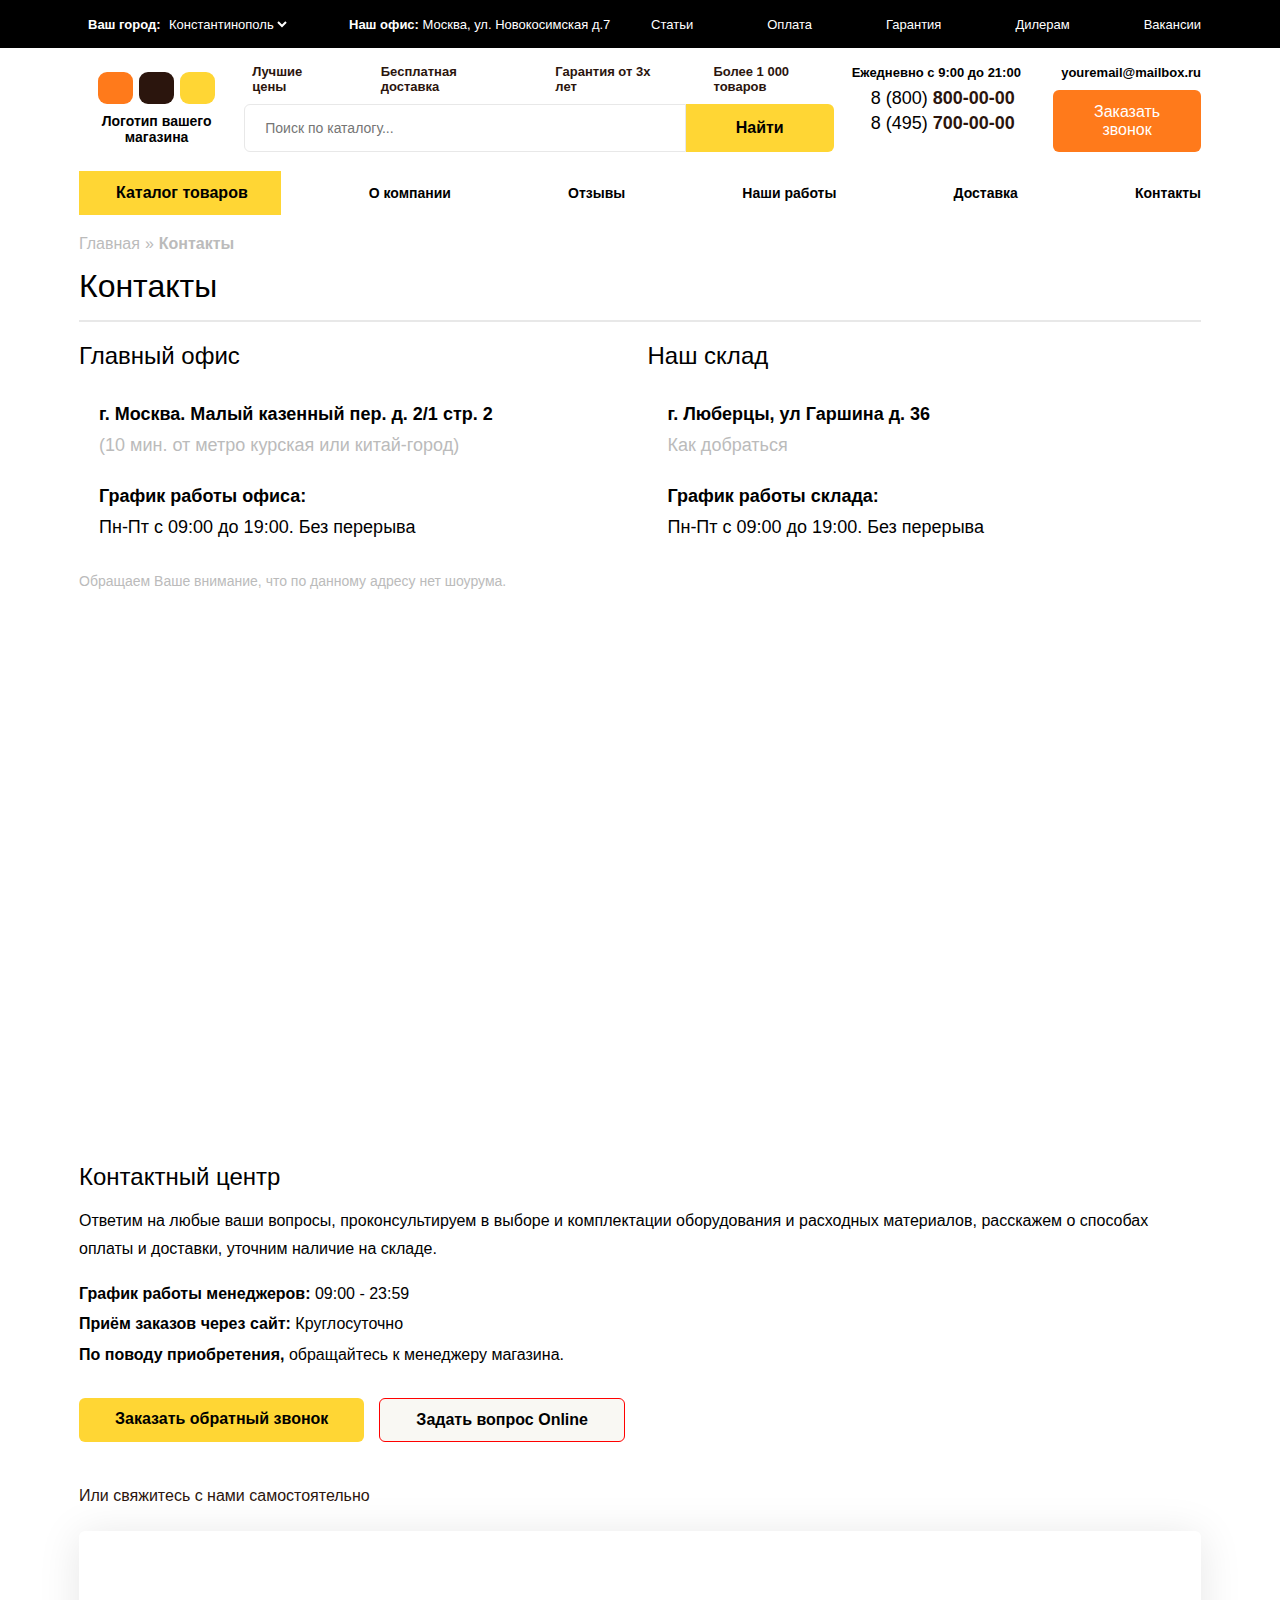
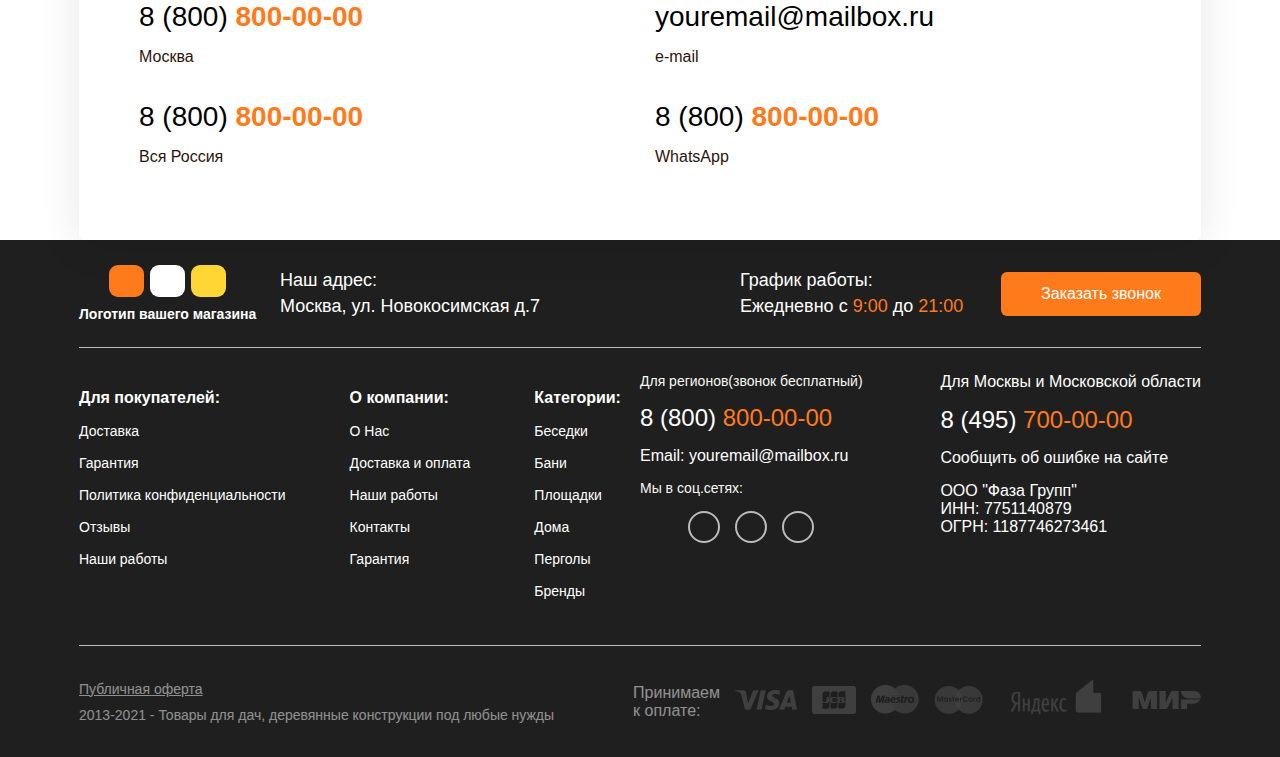
<file: contacts.html>
<!DOCTYPE html>
<html lang="en">

<head>
   <meta charset="UTF-8">
   <meta http-equiv="X-UA-Compatible" content="IE=edge">
   <meta name="viewport" content="width=device-width, initial-scale=1.0">

   <!-- Fontawesome icons -->
   <link rel="stylesheet" href="https://cdnjs.cloudflare.com/ajax/libs/font-awesome/6.4.2/css/all.min.css"
      integrity="sha512-z3gLpd7yknf1YoNbCzqRKc4qyor8gaKU1qmn+CShxbuBusANI9QpRohGBreCFkKxLhei6S9CQXFEbbKuqLg0DA=="
      crossorigin="anonymous" referrerpolicy="no-referrer" />

   <!-- Stylesheet -->
   <link rel="stylesheet" href="./assets/css/contacts.css">

   <title>Контакты</title>
</head>

<body>

   <section id="location-menu">
      <div class="container">
         <div class="location-menu-content flex between center">
            <div class="locations flex center">
               <div class="location-city">
                  <form action="#">
                     <label for="location-city"><i class="location-icon fa-solid fa-location-dot"></i>Ваш город:</label>
                     <select id="location-city" name="cities">
                        <option value="Константинополь">Константинополь</option>
                        <option value="Москва">Москва</option>
                        <option value="Екатеринбург">Екатеринбург</option>
                        <option value="Махачкала">Махачкала</option>
                     </select>
                  </form>
               </div>
               <div class="location-office">
                  <p class="location-office-text">
                     <i class="location-icon fa-solid fa-location-dot"></i>
                     <span class="bold">Наш офис:</span> Москва, ул. Новокосимская д.7
                  </p>
               </div>
            </div>
            <ul class="location-lists flex center">
               <li><a href="./article.html">Статьи</a></li>
               <li><a href="#">Оплата</a></li>
               <li><a href="#">Гарантия</a></li>
               <li><a href="#">Дилерам</a></li>
               <li><a href="#">Вакансии</a></li>
            </ul>
         </div>
      </div>
   </section>

   <section id="search-tel-menu">
      <div class="container">
         <div class="search-tel-menu-content flex center between">
            <div class="color-site">
               <div class="color-site-buttons flex center">
                  <a href="#" class="color-site-btn"></a>
                  <a href="#" class="color-site-btn"></a>
                  <a href="#" class="color-site-btn"></a>
               </div>
               <h3 class="color-site-text">Логотип вашего магазина</h3>
            </div>

            <div class="search-bar-menu flex">
               <ul class="search-text-lists flex center">
                  <li class="flex center"><i class="check-icon fa-solid fa-check"></i> Лучшие цены</li>
                  <li class="flex center"><i class="check-icon fa-solid fa-check"></i> Бесплатная доставка</li>
                  <li class="flex center"><i class="check-icon fa-solid fa-check"></i> Гарантия от 3х лет</li>
                  <li class="flex center"><i class="check-icon fa-solid fa-check"></i> Более 1 000 товаров</li>
               </ul>

               <form action="#" class="search-form flex center">
                  <div class="search-btn-box">
                     <label for="search"></label>
                     <input id="search" type="search" placeholder="Поиск по каталогу...">
                  </div>
                  <button class="search-form-btn" type="submit">Найти</button>
               </form>
            </div>

            <div class="contact-details flex">
               <ul class="contacts-lists flex">
                  <li>
                     <i class="fa-regular fa-clock"></i> Ежедневно с 9:00 до 21:00
                  </li>
                  <li>
                     <a href="tel:8 (800) 800-00-00">8 (800) <b class="bold-number">800-00-00</b></a>
                  </li>
                  <li>
                     <a href="tel:8 (495) 700-00-00">8 (495) <b class="bold-number">700-00-00</b></a>
                  </li>
               </ul>
               <div class="mail-order flex">
                  <a class="mail-link flex center" href="mailto:youremail@mailbox.ru"><i
                        class="fa-solid fa-envelope"></i>youremail@mailbox.ru</a>
                  <a class="order-btn" href="#modal">Заказать звонок</a>
                  <div id="modal">
                     <div class="modal-content">
                        <h2 class="modal-content-title">
                           Мы вам перезвоним
                        </h2>
                        <p class="modal-content-text">
                           Заполните, пожалуйста, поля ниже, чтобы мы могли
                           связаться с вами. Добавьте комментарий, чтобы менеджер
                           оперативно ответил на все ваши вопросы
                        </p>
                        <form action="#" class="modal-form">
                           <label for="name"></label>
                           <input type="text" id="name" placeholder="Имя *">
                           <label for="tel"></label>
                           <input type="tel" id="tel" placeholder="Телефон *">
                           <label for="comment"></label>
                           <textarea id="comment" width="0" cols="30" rows="10"
                              placeholder="Ваш комментарий"></textarea>

                           <div class="rules flex center">
                              <input type="checkbox" id="check">
                              <label for="check">
                                 Согласен с <b>обработкой персональных данных</b>
                              </label>
                           </div>

                           <button class="modal-submit-btn" type="submit">Заказать звонок</button>
                        </form>
                        <a class="close-modal" href="#"><i class="fa-solid fa-xmark"></i></a>
                     </div>
                  </div>
               </div>
            </div>
         </div>
      </div>
      </div>
   </section>

   <section id="catalogue">
      <div class="container">
         <div class="catalogue-navbar flex center">
            <a class="catalogue-link flex center" href="#">
               <i class="fa-solid fa-bars"></i>
               Каталог товаров
            </a>
            <ul class="catalogue-lists flex center between">
               <li><a href="./company.html">О компании</a></li>
               <li><a href="./reviews.html">Отзывы</a></li>
               <li><a href="./our-work.html">Наши работы</a></li>
               <li><a href="./delivery.html">Доставка</a></li>
               <li><a href="./contacts.html">Контакты</a></li>
            </ul>
         </div>
      </div>
   </section>

   <section id="res-navbar">
      <div class="container">
         <div class="res-navbar-content flex center between">
            <div class="res-bars">
               <label class="res-bar" for="res-bar"><i class="fa-solid fa-bars"></i></label>
               <input type="checkbox" id="res-bar">
               <div class="res-bars-content">
                  <label class="res-exit" for="res-bar"><i class="fa-solid fa-xmark"></i></label>
                  <div class="location-menu-content flex between center">
                     <div class="locations flex center">
                        <div class="location-city">
                           <form action="#">
                              <label for="location-city"><i class="location-icon fa-solid fa-location-dot"></i>Ваш
                                 город:</label>
                              <select id="location-city" name="cities">
                                 <option value="Константинополь">Константинополь</option>
                                 <option value="Москва">Москва</option>
                                 <option value="Екатеринбург">Екатеринбург</option>
                                 <option value="Махачкала">Махачкала</option>
                              </select>
                           </form>
                        </div>
                        <div class="location-office">
                           <p class="location-office-text">
                              <i class="location-icon fa-solid fa-location-dot"></i>
                              <span class="bold">Наш офис:</span> Москва, ул. Новокосимская д.7
                           </p>
                        </div>
                     </div>
                     <ul class="location-lists flex center">
                        <li><a href="#">Статьи</a></li>
                        <li><a href="#">Оплата</a></li>
                        <li><a href="#">Гарантия</a></li>
                        <li><a href="#">Дилерам</a></li>
                        <li><a href="#">Вакансии</a></li>
                     </ul>
                     <div class="color-site">
                        <div class="color-site-buttons flex center">
                           <a href="#" class="color-site-btn"></a>
                           <a href="#" class="color-site-btn"></a>
                           <a href="#" class="color-site-btn"></a>
                        </div>
                        <h3 class="color-site-text">Логотип вашего магазина</h3>
                     </div>
                     <div class="contact-details flex">
                        <ul class="contacts-lists flex">
                           <li>
                              <i class="fa-regular fa-clock"></i> Ежедневно с 9:00 до 21:00
                           </li>
                           <li>
                              <a href="tel:8 (800) 800-00-00">8 (800) <b class="bold-number">800-00-00</b></a>
                           </li>
                           <li>
                              <a href="tel:8 (495) 700-00-00">8 (495) <b class="bold-number">700-00-00</b></a>
                           </li>
                        </ul>
                        <div class="mail-order flex">
                           <a class="mail-link flex center" href="mailto:youremail@mailbox.ru"><i
                                 class="fa-solid fa-envelope"></i>youremail@mailbox.ru</a>
                           <a class="order-btn" href="#res-modal">Заказать звонок</a>
                           <div id="res-modal">
                              <div class="modal-content">
                                 <h2 class="modal-content-title">
                                    Мы вам перезвоним
                                 </h2>
                                 <p class="modal-content-text">
                                    Заполните, пожалуйста, поля ниже, чтобы мы могли
                                    связаться с вами. Добавьте комментарий, чтобы менеджер
                                    оперативно ответил на все ваши вопросы
                                 </p>
                                 <form action="#" class="modal-form">
                                    <label for="name"></label>
                                    <input type="text" id="name" placeholder="Имя *">
                                    <label for="tel"></label>
                                    <input type="tel" id="tel" placeholder="Телефон *">
                                    <label for="comment"></label>
                                    <textarea id="comment" width="0" cols="30" rows="10"
                                       placeholder="Ваш комментарий"></textarea>

                                    <div class="rules flex center">
                                       <input type="checkbox" id="check">
                                       <label for="check">
                                          Согласен с <b>обработкой персональных данных</b>
                                       </label>
                                    </div>

                                    <button class="modal-submit-btn" type="submit">Заказать звонок</button>
                                 </form>
                                 <a class="close-modal" href="#"><i class="fa-solid fa-xmark"></i></a>
                              </div>
                           </div>
                        </div>
                     </div>
                  </div>
               </div>
            </div>
            <form action="#" class="res-search-form">
               <label for="res-search"></label>
               <input type="search" id="res-search" placeholder="Поиск по каталогу...">
            </form>
            <a class="res-phone" href="tel:8 (800) 800-00-00"><i class="fa-solid fa-phone"></i></a>
         </div>
      </div>
   </section>

   <section id="res-categories">
      <div class="container">
         <a class="catalogue-link flex center" href="#">
            <i class="fa-solid fa-bars"></i>
            Каталог товаров
         </a>
      </div>
   </section>

   <section id="contacts">
      <div class="container">
         <div class="contacts-links flex center">
            <a href="./index.html">Главная</a>
            <span>»</span>
            <p>Контакты</p>
         </div>

         <h2 class="contacts-intro-title">Контакты</h2>

         <div class="contacts-cards">
            <div class="main-office">
               <div class="main-office-content">
                  <h3 class="main-office-title">Главный офис</h3>

               <div class="main-office-location flex">
                  <i class="fa-solid fa-location-dot"></i>
                  <p>
                     г. Москва. Малый казенный пер. д. 2/1 стр. 2
                     <span>(10 мин. от метро курская или китай-город)</span>
                  </p>
               </div>
               <div class="main-office-work-time flex">
                  <i class="fa-solid fa-clock"></i>
                  <p>
                     График работы офиса:
                     <span>Пн-Пт с 09:00 до 19:00. Без перерыва</span>
                  </p>
               </div>

               <p class="main-office-notes">
                  Обращаем Ваше внимание, что по данному адресу нет шоурума.
               </p>

               <iframe src="https://www.google.com/maps/embed?pb=!1m14!1m8!1m3!1d11982.544540690993!2d69.33453!3d41.338525!3m2!1i1024!2i768!4f13.1!3m3!1m2!1s0x38aef48a8ed4d0e9%3A0x3772abeffc72e7b8!2sInha%20University%20in%20Tashkent!5e0!3m2!1sen!2s!4v1694021949468!5m2!1sen!2s" width="600" height="450" style="border:0;" allowfullscreen="" loading="lazy" referrerpolicy="no-referrer-when-downgrade"></iframe>
               </div>
            </div>
            <div class="our-storage">
               <div class="our-storage-content">
                  <h3 class="our-storage-title">Наш склад</h3>

               <div class="our-storage-location flex">
                  <i class="fa-solid fa-location-dot"></i>
                  <p>
                     г. Люберцы, ул Гаршина д. 36
                     <span>Как добраться</span>
                  </p>
               </div>
               <div class="our-storage-work-time flex">
                  <i class="fa-solid fa-clock"></i>
                  <p>
                     График работы склада:
                     <span>Пн-Пт с 09:00 до 19:00. Без перерыва</span>
                  </p>
               </div>

               <iframe src="https://www.google.com/maps/embed?pb=!1m14!1m8!1m3!1d11988.346389362328!2d69.2833793!3d41.3069797!3m2!1i1024!2i768!4f13.1!3m3!1m2!1s0x38ae8ad59297d1cf%3A0xda0402847aed7b96!2sWestminster%20International%20University%20in%20Tashkent!5e0!3m2!1sen!2s!4v1694021978506!5m2!1sen!2s" width="600" height="450" style="border:0;" allowfullscreen="" loading="lazy" referrerpolicy="no-referrer-when-downgrade"></iframe>
               </div>
            </div>
         </div>

         <div class="contacts-centre-cards">
            <div class="contact-centre">
               <h3 class="contact-centre-title">Контактный центр</h3>
               <p class="contact-centre-text">
                  Ответим на любые ваши вопросы, проконсультируем в выборе и комплектации оборудования и расходных материалов, расскажем
                  о способах оплаты и доставки, уточним наличие на складе.
               </p>

               <ul class="contact-centre-lists">
                  <li><b>График работы менеджеров:</b> <span>09:00 - 23:59</span></li>
                  <li><b>Приём заказов через сайт:</b> <span>Круглосуточно</span></li>
                  <li><b>По поводу приобретения,</b> <span>обращайтесь к менеджеру магазина.</span></li>
               </ul>

               <div class="contact-centre-buttons flex">
                  <a href="#">Заказать обратный звонок</a>
                  <a href="#">Задать вопрос Online</a>
               </div>

               <div class="show-tel flex center">
                  <p>Или свяжитесь с нами 
                     самостоятельно </p>
                  <img src="./assets/img/show-tel.png" alt="show-tel">
               </div>
            </div>
            <div class="contact-centre-tel">
               <div class="contact-centre-tel-content">
                  <div class="moscow">
                     <a href="tel:+8 (800) 800-00-00">8 (800) <span>800-00-00</span></a>
                     <div class="moscow-text-content flex center">
                        <p>Москва</p>
                        <span></span>
                     </div>
                  </div>
                  <div class="email">
                     <a href="mailto:youremail@mailbox.ru">youremail@mailbox.ru</a>
                     <div class="email-text-content flex center">
                        <p>e-mail</p>
                        <span></span>
                     </div>
                  </div>
                  <div class="moscow">
                     <a href="tel:+8 (800) 800-00-00">8 (800) <span>800-00-00</a>
                     <div class="moscow-text-content flex center">
                        <p>Вся Россия</p>
                        <span></span>
                     </div>
                  </div>
                  <div class="moscow">
                     <a href="tel:+8 (800) 800-00-00">8 (800) <span>800-00-00</a>
                     <div class="moscow-text-content flex center">
                        <p>WhatsApp</p>
                        <span></span>
                     </div>
                  </div>
               </div>
            </div>
         </div>
      </div>
   </section>

   <footer id="footer">
      <div class="container">
         <div class="footer-navbar">
            <div class="logo-address flex center between">
               <div class="logo">
                  <div class="logo-buttons flex center">
                     <a href="#" class="logo-btn"></a>
                     <a href="#" class="logo-btn"></a>
                     <a href="#" class="logo-btn"></a>
                  </div>
                  <h3 class="logo-text">Логотип вашего магазина</h3>
               </div>
               <div class="address">
                  <p>Наш адрес:</p>
                  <p>Москва, ул. Новокосимская д.7</p>
               </div>
            </div>

            <div class="work-phone flex center between">
               <div class="work-time">
                  <p>График работы:</p>
                  <p>Ежедневно с <span>9:00</span> до <span>21:00</span></p>
               </div>
               <div class="footer-order flex">
                  <a class="order-btn" href="#footer-modal">Заказать звонок</a>
                  <div id="footer-modal">
                     <div class="modal-content">
                        <h2 class="modal-content-title">
                           Мы вам перезвоним
                        </h2>
                        <p class="modal-content-text">
                           Заполните, пожалуйста, поля ниже, чтобы мы могли
                           связаться с вами. Добавьте комментарий, чтобы менеджер
                           оперативно ответил на все ваши вопросы
                        </p>
                        <form action="#" class="modal-form">
                           <label for="name"></label>
                           <input type="text" id="name" placeholder="Имя *">
                           <label for="tel"></label>
                           <input type="tel" id="tel" placeholder="Телефон *">
                           <label for="comment"></label>
                           <textarea id="comment" width="0" cols="30" rows="10"
                              placeholder="Ваш комментарий"></textarea>

                           <div class="rules flex center">
                              <input type="checkbox" id="check">
                              <label for="check">
                                 Согласен с <b>обработкой персональных данных</b>
                              </label>
                           </div>

                           <button class="modal-submit-btn" type="submit">Заказать звонок</button>
                        </form>
                        <a class="close-modal" href="#"><i class="fa-solid fa-xmark"></i></a>
                     </div>
                  </div>
               </div>
            </div>
         </div>

         <div class="footer-info">
            <div class="footer-info-links flex">
               <ul class="buyers-lists">
                  <li>Для покупателей:</li>
                  <li><a href="./delivery.html">Доставка</a></li>
                  <li><a href="#">Гарантия</a></li>
                  <li><a href="./about.html">Политика конфиденциальности</a></li>
                  <li><a href="reviews.html">Отзывы</a></li>
                  <li><a href="./our-work.html">Наши работы</a></li>
               </ul>

               <ul class="company-lists">
                  <li>О компании:</li>
                  <li><a href="./company.html">О Нас</a></li>
                  <li><a href="./delivery.html">Доставка и оплата</a></li>
                  <li><a href="./our-work.html">Наши работы</a></li>
                  <li><a href="./contacts.html">Контакты</a></li>
                  <li><a href="#">Гарантия</a></li>
               </ul>

               <ul class="categories-lists">
                  <li>Категории:</li>
                  <li><a href="#">Беседки</a></li>
                  <li><a href="#">Бани</a></li>
                  <li><a href="#">Площадки</a></li>
                  <li><a href="#">Дома</a></li>
                  <li><a href="#">Перголы</a></li>
                  <li><a href="#">Бренды</a></li>
               </ul>
            </div>

            <div class="footer-contacts flex between">
               <div class="footer-contact flex">
                  <p>Для регионов(звонок бесплатный)</p>
                  <a class="footer-contact-tel" href="tel:+8 (800) 800-00-00">8 (800) <span>800-00-00</span></a>
                  <a class="footer-contact-email" href="mailto:youremail@mailbox.ru">Email: youremail@mailbox.ru</a>
                  <p>Мы в соц.сетях:</p>
                  <div class="social-media flex">
                     <a href="#"><i class="fa-brands fa-whatsapp"></i></a>
                     <a href="#"><i class="fa-brands fa-youtube"></i></a>
                     <a href="#"><i class="fa-brands fa-instagram"></i></a>
                  </div>
               </div>
               <div class="footer-contact flex">
                  <p>Для Москвы и Московской области</p>
                  <a class="footer-contact-tel" href="tel:+8 (495) 700-00-00">8 (495) <span>700-00-00</span></a>
                  <p>Сообщить об ошибке на сайте</p>
                  <p>
                     ООО  "Фаза Групп" <br>
                     ИНН:   7751140879 <br>
                     ОГРН: 1187746273461
                  </p>
               </div>
            </div>
         </div>

         <div class="privacy">
            <div class="privacy-doc">
               <a class="privacy-link" href="#">Публичная оферта</a>
               <p>
                  2013-2021 - Товары для дач, 
                  деревянные конструкции под любые нужды
               </p>
            </div>
            <div class="payments flex center">
               <p>Принимаем к оплате:</p>
               <div class="payments-types flex center">
                  <a href="#"><img src="./assets/img/visa.png" alt="visa"></a>
                  <a href="#"><img src="./assets/img/jcb.png" alt="jcb"></a>
                  <a href="#"><img src="./assets/img/maestro.png" alt="maestro"></a>
                  <a href="#"><img src="./assets/img/mastercard.png" alt="mastercard"></a>
                  <a href="#"><img src="./assets/img/yandex.png" alt="yandex"></a>
                  <a href="#"><img src="./assets/img/mir.png" alt="mir"></a>
               </div>
            </div>
         </div>
      </div>
   </footer>

</body>

</html>
</file>
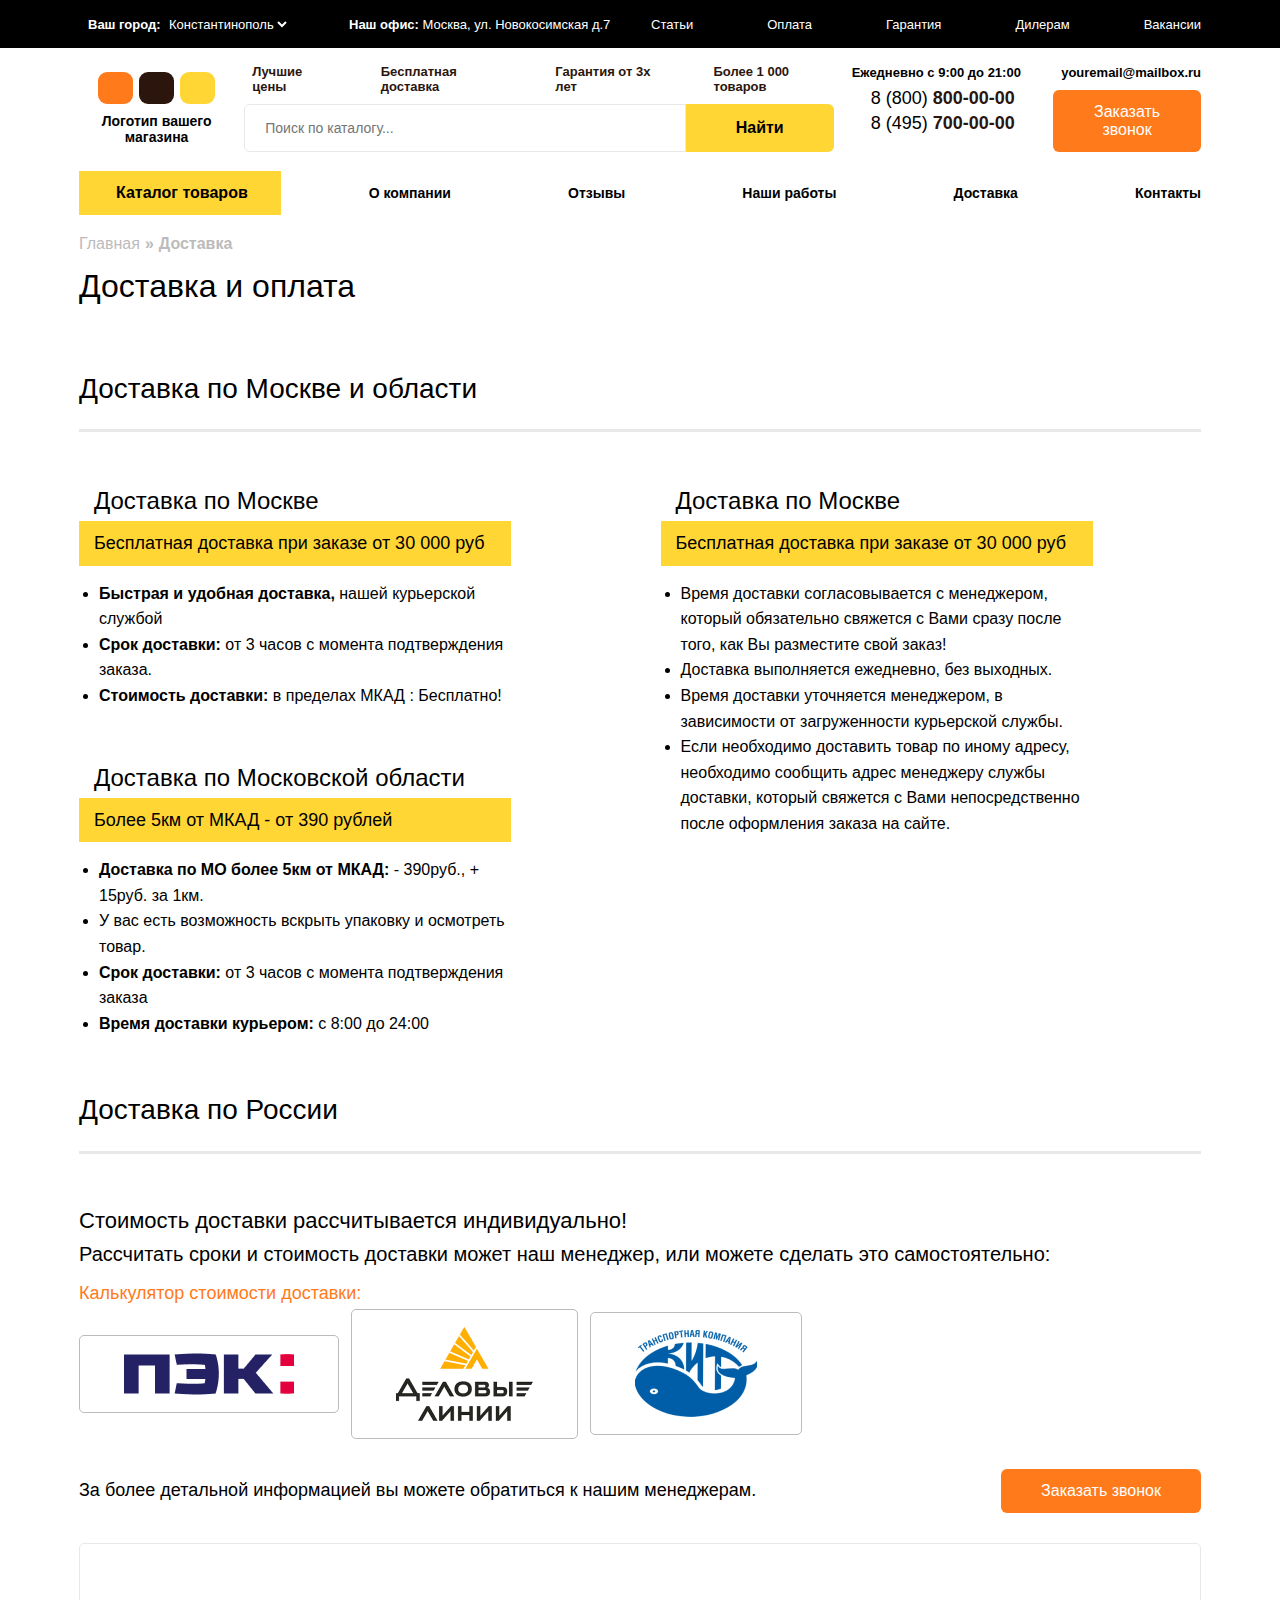
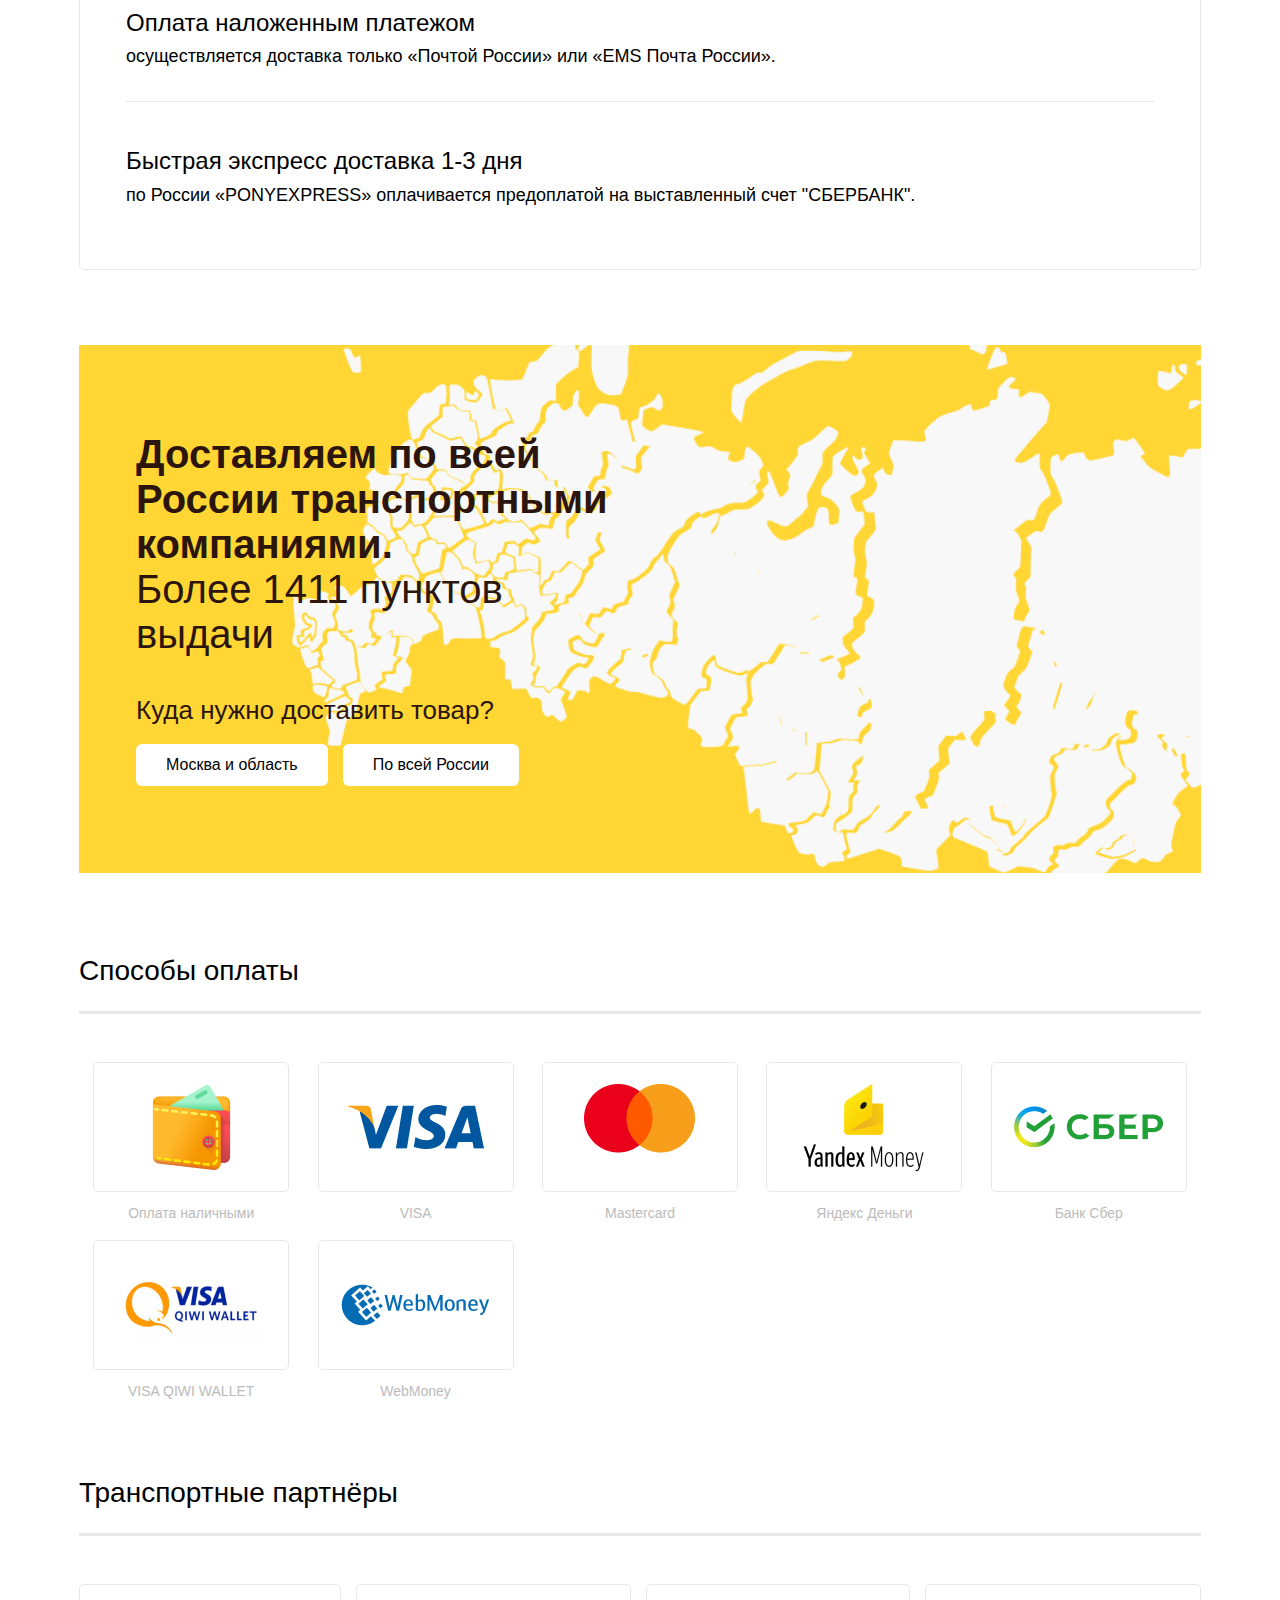
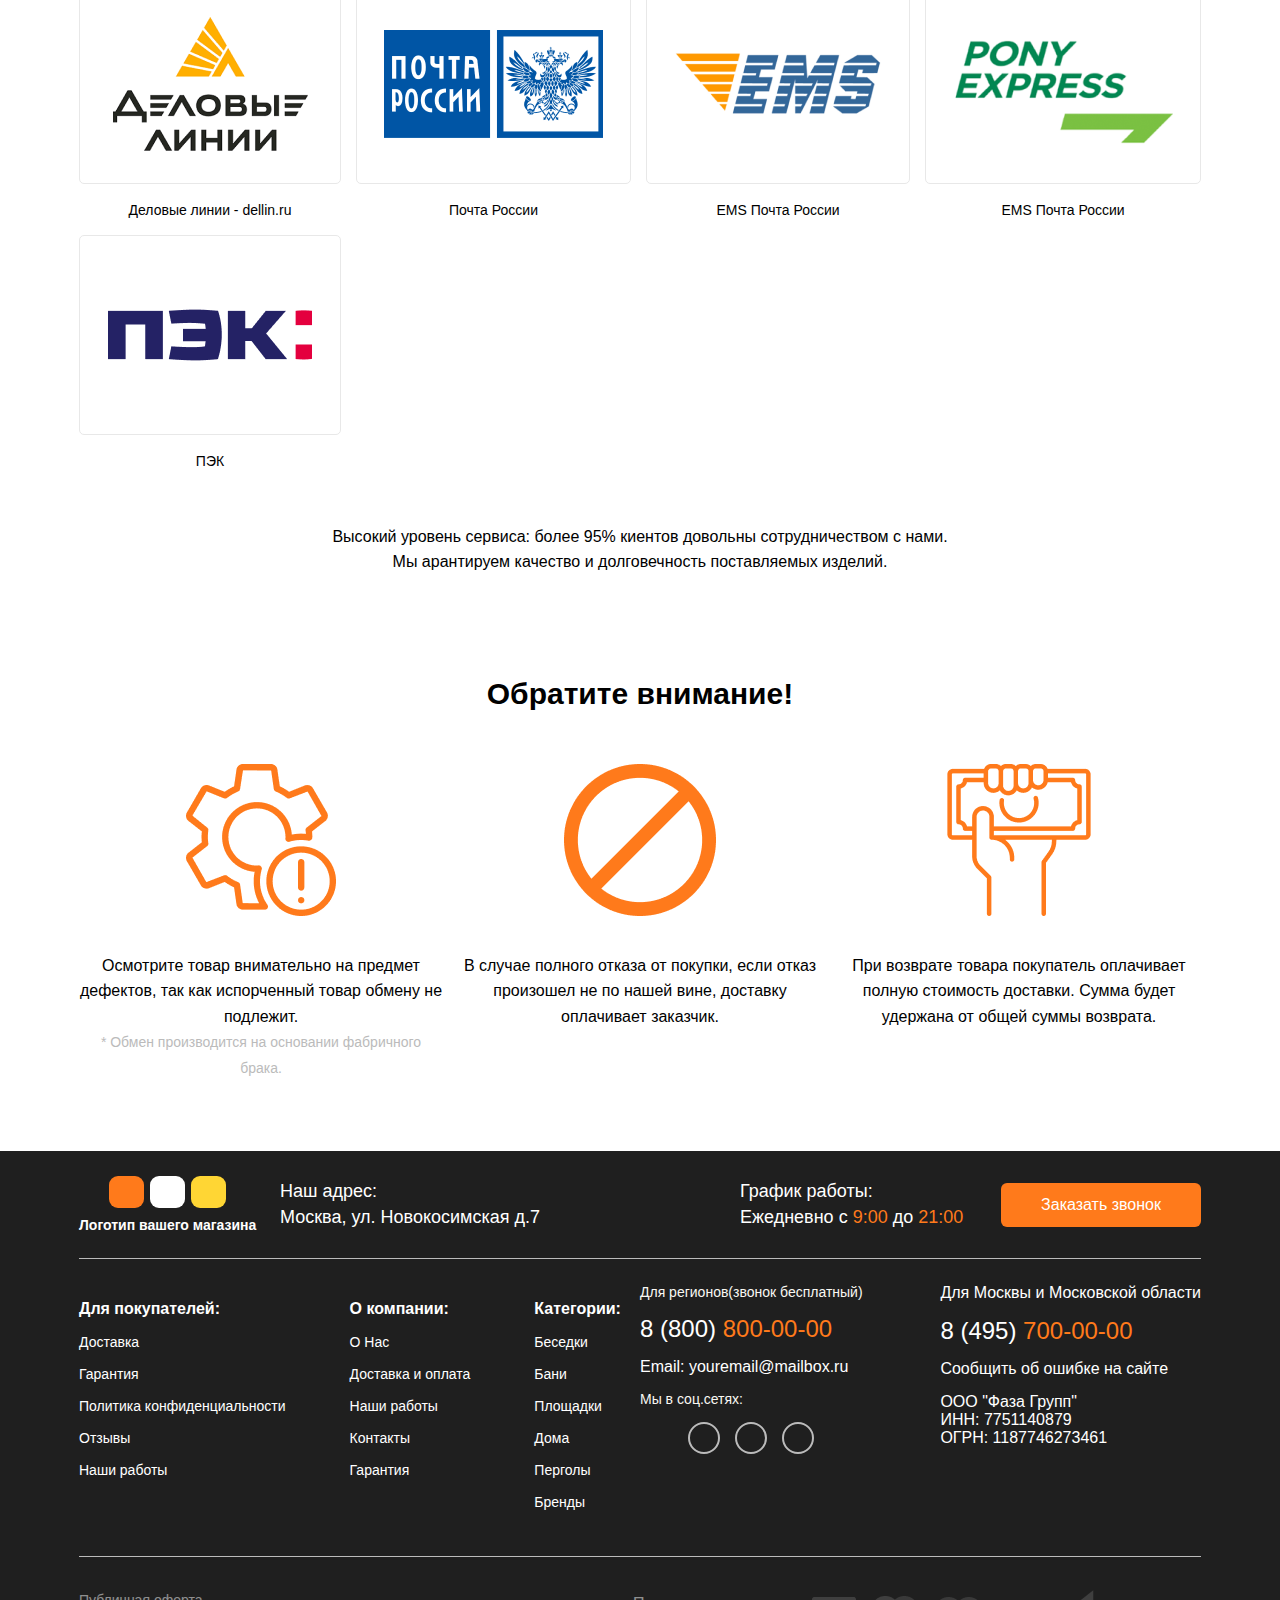
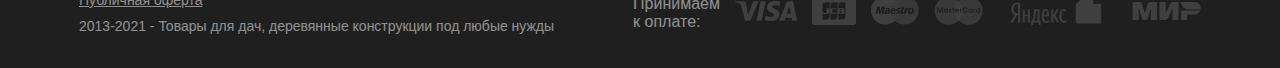
<file: delivery.html>
<!DOCTYPE html>
<html lang="en">
<head>
   <meta charset="UTF-8">
   <meta http-equiv="X-UA-Compatible" content="IE=edge">
   <meta name="viewport" content="width=device-width, initial-scale=1.0">

   <!-- Fontawesome icons -->
   <link rel="stylesheet" href="https://cdnjs.cloudflare.com/ajax/libs/font-awesome/6.4.2/css/all.min.css"
   integrity="sha512-z3gLpd7yknf1YoNbCzqRKc4qyor8gaKU1qmn+CShxbuBusANI9QpRohGBreCFkKxLhei6S9CQXFEbbKuqLg0DA=="
   crossorigin="anonymous" referrerpolicy="no-referrer" />

   <!-- Stylesheet -->
   <link rel="stylesheet" href="./assets/css/delivery.css">

   <title>Доставка</title>
</head>
<body>
   <section id="location-menu">
      <div class="container">
         <div class="location-menu-content flex between center">
            <div class="locations flex center">
               <div class="location-city">
                  <form action="#">
                     <label for="location-city"><i class="location-icon fa-solid fa-location-dot"></i>Ваш город:</label>
                     <select id="location-city" name="cities">
                        <option value="Константинополь">Константинополь</option>
                        <option value="Москва">Москва</option>
                        <option value="Екатеринбург">Екатеринбург</option>
                        <option value="Махачкала">Махачкала</option>
                     </select>
                  </form>
               </div>
               <div class="location-office">
                  <p class="location-office-text">
                     <i class="location-icon fa-solid fa-location-dot"></i>
                     <span class="bold">Наш офис:</span> Москва, ул. Новокосимская д.7
                  </p>
               </div>
            </div>
            <ul class="location-lists flex center">
               <li><a href="./article.html">Статьи</a></li>
               <li><a href="#">Оплата</a></li>
               <li><a href="#">Гарантия</a></li>
               <li><a href="#">Дилерам</a></li>
               <li><a href="#">Вакансии</a></li>
            </ul>
         </div>
      </div>
   </section>

   <section id="search-tel-menu">
      <div class="container">
         <div class="search-tel-menu-content flex center between">
            <div class="color-site">
               <div class="color-site-buttons flex center">
                  <a href="#" class="color-site-btn"></a>
                  <a href="#" class="color-site-btn"></a>
                  <a href="#" class="color-site-btn"></a>
               </div>
               <h3 class="color-site-text">Логотип вашего магазина</h3>
            </div>

            <div class="search-bar-menu flex">
               <ul class="search-text-lists flex center">
                  <li class="flex center"><i class="check-icon fa-solid fa-check"></i> Лучшие цены</li>
                  <li class="flex center"><i class="check-icon fa-solid fa-check"></i> Бесплатная доставка</li>
                  <li class="flex center"><i class="check-icon fa-solid fa-check"></i> Гарантия от 3х лет</li>
                  <li class="flex center"><i class="check-icon fa-solid fa-check"></i> Более 1 000 товаров</li>
               </ul>

               <form action="#" class="search-form flex center">
                  <div class="search-btn-box">
                     <label for="search"></label>
                     <input id="search" type="search" placeholder="Поиск по каталогу...">
                  </div>
                  <button class="search-form-btn" type="submit">Найти</button>
               </form>
            </div>

            <div class="contact-details flex">
               <ul class="contacts-lists flex">
                  <li>
                     <i class="fa-regular fa-clock"></i> Ежедневно с 9:00 до 21:00
                  </li>
                  <li>
                     <a href="tel:8 (800) 800-00-00">8 (800) <b class="bold-number">800-00-00</b></a>
                  </li>
                  <li>
                     <a href="tel:8 (495) 700-00-00">8 (495) <b class="bold-number">700-00-00</b></a>
                  </li>
               </ul>
               <div class="mail-order flex">
                  <a class="mail-link flex center" href="mailto:youremail@mailbox.ru"><i
                        class="fa-solid fa-envelope"></i>youremail@mailbox.ru</a>
                  <a class="order-btn" href="#modal">Заказать звонок</a>
                  <div id="modal">
                     <div class="modal-content">
                        <h2 class="modal-content-title">
                           Мы вам перезвоним
                        </h2>
                        <p class="modal-content-text">
                           Заполните, пожалуйста, поля ниже, чтобы мы могли
                           связаться с вами. Добавьте комментарий, чтобы менеджер
                           оперативно ответил на все ваши вопросы
                        </p>
                        <form action="#" class="modal-form">
                           <label for="name"></label>
                           <input type="text" id="name" placeholder="Имя *">
                           <label for="tel"></label>
                           <input type="tel" id="tel" placeholder="Телефон *">
                           <label for="comment"></label>
                           <textarea id="comment" width="0" cols="30" rows="10"
                              placeholder="Ваш комментарий"></textarea>

                           <div class="rules flex center">
                              <input type="checkbox" id="check">
                              <label for="check">
                                 Согласен с <b>обработкой персональных данных</b>
                              </label>
                           </div>

                           <button class="modal-submit-btn" type="submit">Заказать звонок</button>
                        </form>
                        <a class="close-modal" href="#"><i class="fa-solid fa-xmark"></i></a>
                     </div>
                  </div>
               </div>
            </div>
         </div>
      </div>
      </div>
   </section>

   <section id="catalogue">
      <div class="container">
         <div class="catalogue-navbar flex center">
            <a class="catalogue-link flex center" href="#">
               <i class="fa-solid fa-bars"></i>
               Каталог товаров
            </a>
            <ul class="catalogue-lists flex center between">
               <li><a href="./company.html">О компании</a></li>
               <li><a href="./reviews.html">Отзывы</a></li>
               <li><a href="./our-work.html">Наши работы</a></li>
               <li><a href="./delivery.html">Доставка</a></li>
               <li><a href="./contacts.html">Контакты</a></li>
            </ul>
         </div>
      </div>
   </section>

   <section id="res-navbar">
      <div class="container">
         <div class="res-navbar-content flex center between">
            <div class="res-bars">
               <label class="res-bar" for="res-bar"><i class="fa-solid fa-bars"></i></label>
               <input type="checkbox" id="res-bar">
               <div class="res-bars-content">
                  <label class="res-exit" for="res-bar"><i class="fa-solid fa-xmark"></i></label>
                  <div class="location-menu-content flex between center">
                     <div class="locations flex center">
                        <div class="location-city">
                           <form action="#">
                              <label for="location-city"><i class="location-icon fa-solid fa-location-dot"></i>Ваш
                                 город:</label>
                              <select id="location-city" name="cities">
                                 <option value="Константинополь">Константинополь</option>
                                 <option value="Москва">Москва</option>
                                 <option value="Екатеринбург">Екатеринбург</option>
                                 <option value="Махачкала">Махачкала</option>
                              </select>
                           </form>
                        </div>
                        <div class="location-office">
                           <p class="location-office-text">
                              <i class="location-icon fa-solid fa-location-dot"></i>
                              <span class="bold">Наш офис:</span> Москва, ул. Новокосимская д.7
                           </p>
                        </div>
                     </div>
                     <ul class="location-lists flex center">
                        <li><a href="#">Статьи</a></li>
                        <li><a href="#">Оплата</a></li>
                        <li><a href="#">Гарантия</a></li>
                        <li><a href="#">Дилерам</a></li>
                        <li><a href="#">Вакансии</a></li>
                     </ul>
                     <div class="color-site">
                        <div class="color-site-buttons flex center">
                           <a href="#" class="color-site-btn"></a>
                           <a href="#" class="color-site-btn"></a>
                           <a href="#" class="color-site-btn"></a>
                        </div>
                        <h3 class="color-site-text">Логотип вашего магазина</h3>
                     </div>
                     <div class="contact-details flex">
                        <ul class="contacts-lists flex">
                           <li>
                              <i class="fa-regular fa-clock"></i> Ежедневно с 9:00 до 21:00
                           </li>
                           <li>
                              <a href="tel:8 (800) 800-00-00">8 (800) <b class="bold-number">800-00-00</b></a>
                           </li>
                           <li>
                              <a href="tel:8 (495) 700-00-00">8 (495) <b class="bold-number">700-00-00</b></a>
                           </li>
                        </ul>
                        <div class="mail-order flex">
                           <a class="mail-link flex center" href="mailto:youremail@mailbox.ru"><i
                                 class="fa-solid fa-envelope"></i>youremail@mailbox.ru</a>
                           <a class="order-btn" href="#res-modal">Заказать звонок</a>
                           <div id="res-modal">
                              <div class="modal-content">
                                 <h2 class="modal-content-title">
                                    Мы вам перезвоним
                                 </h2>
                                 <p class="modal-content-text">
                                    Заполните, пожалуйста, поля ниже, чтобы мы могли
                                    связаться с вами. Добавьте комментарий, чтобы менеджер
                                    оперативно ответил на все ваши вопросы
                                 </p>
                                 <form action="#" class="modal-form">
                                    <label for="name"></label>
                                    <input type="text" id="name" placeholder="Имя *">
                                    <label for="tel"></label>
                                    <input type="tel" id="tel" placeholder="Телефон *">
                                    <label for="comment"></label>
                                    <textarea id="comment" width="0" cols="30" rows="10"
                                       placeholder="Ваш комментарий"></textarea>

                                    <div class="rules flex center">
                                       <input type="checkbox" id="check">
                                       <label for="check">
                                          Согласен с <b>обработкой персональных данных</b>
                                       </label>
                                    </div>

                                    <button class="modal-submit-btn" type="submit">Заказать звонок</button>
                                 </form>
                                 <a class="close-modal" href="#"><i class="fa-solid fa-xmark"></i></a>
                              </div>
                           </div>
                        </div>
                     </div>
                  </div>
               </div>
            </div>
            <form action="#" class="res-search-form">
               <label for="res-search"></label>
               <input type="search" id="res-search" placeholder="Поиск по каталогу...">
            </form>
            <a class="res-phone" href="tel:8 (800) 800-00-00"><i class="fa-solid fa-phone"></i></a>
         </div>
      </div>
   </section>

   <section id="res-categories">
      <div class="container">
         <a class="catalogue-link flex center" href="#">
            <i class="fa-solid fa-bars"></i>
            Каталог товаров
         </a>
      </div>
   </section>

   <section id="delivery">
      <div class="container">
         <div class="delivery-links flex">
            <a href="./index.html">Главная</a>
            <span>»</span>
            <a href="./delivery.html">Доставка</a>
         </div>

         <h2 class="delivery-intro">Доставка и оплата</h2>
         <h2 class="delivery-title">Доставка по Москве и области</h2>

         <div class="delivery-cards">
            <div class="delivery-card">
               <div class="delivery-city">
                  <h2 class="delivery-city-title">Доставка по Москве</h2>
                  <p class="delivery-prize">
                     Бесплатная доставка при заказе от 30 000 руб
                  </p>
                  <ul class="delivery-city-lists">
                     <li><b>Быстрая и удобная доставка,</b> нашей курьерской службой</li>
                     <li><b>Срок доставки:</b> от 3 часов с момента подтверждения заказа.</li>
                     <li><b>Стоимость доставки:</b> в пределах МКАД : Бесплатно!</li>
                  </ul>
               </div>

               <div class="delivery-region">
                  <h2 class="delivery-region-title">Доставка по Московской области </h2>
                  <p class="delivery-prize">
                     Более 5км от МКАД - от 390 рублей
                  </p>
                  <ul class="delivery-region-lists">
                     <li><b>Доставка по МО более 5км от МКАД:</b> - 390руб., + 15руб. за 1км.</li>
                     <li>У вас есть возможность вскрыть упаковку и осмотреть товар.</li>
                     <li><b>Срок доставки:</b> от 3 часов с момента подтверждения заказа</li>
                     <li><b>Время доставки курьером:</b> с 8:00 до 24:00</li>
                  </ul>
               </div>
            </div>
            <div class="delivery-time">
               <h2 class="delivery-time-title">Доставка по Москве</h2>
                  <p class="delivery-prize">
                     Бесплатная доставка при заказе от 30 000 руб
                  </p>
                  <ul class="delivery-time-lists">
                     <li>Время доставки согласовывается с менеджером, который обязательно свяжется с Вами сразу после того, как Вы разместите свой заказ!</li>
                     <li>Доставка выполняется ежедневно, без выходных.</li>
                     <li>Время доставки уточняется менеджером, в зависимости от загруженности курьерской службы.</li>
                     <li> Если необходимо доставить товар по иному адресу, необходимо сообщить адрес менеджеру службы доставки, который свяжется с Вами непосредственно после оформления заказа на сайте.</li>
                  </ul>
            </div>
         </div>

         <div class="delivery-russia">
            <h2 class="delivery-russia-title">Доставка по России</h2>

            <div class="delivery-russia-cards">
               <div class="price-card">
                  <h3 class="price-card-title">
                     Стоимость доставки рассчитывается индивидуально!
                  </h3>
                  <p class="price-card-text">
                     Рассчитать сроки и стоимость доставки может наш менеджер, или можете сделать это самостоятельно:
                  </p>

                  <span class="price-types">
                     Калькулятор стоимости доставки:
                  </span>
                  <div class="price-types-cards flex">
                     <a href="#">
                        <img src="./assets/img/pek.png" alt="pek">
                     </a>
                     <a href="#">
                        <img src="./assets/img/del-line.png" alt="del-line">
                     </a>
                     <a href="#">
                        <img src="./assets/img/kit.png" alt="kit">
                     </a>
                  </div>

                  <div class="question-card flex center between">
                     <p class="question-card-text">
                        За более детальной информацией 
                        вы можете обратиться к нашим менеджерам.
                     </p>
                     <div class="mail-order flex">
                        <a class="order-btn" href="#question">Заказать звонок</a>
                        <div id="question">
                           <div class="modal-content">
                              <h2 class="modal-content-title">
                                 Задать вопрос
                              </h2>
                              <p class="modal-content-text">
                                 Заполните, пожалуйста, поля ниже, чтобы мы могли связаться с вами. 
                              </p>
                              <form action="#" class="modal-form">
                                 <label for="name"></label>
                                 <input type="text" id="name" placeholder="Имя *">
                                 <label for="tel"></label>
                                 <input type="tel" id="tel" placeholder="Телефон *">
                                 <label for="comment"></label>
                                 <textarea id="comment" width="0" cols="30" rows="10"
                                    placeholder="Ваш вопрос"></textarea>
      
                                 <div class="rules flex center">
                                    <input type="checkbox" id="check">
                                    <label for="check">
                                       Согласен с <b>обработкой персональных данных</b>
                                    </label>
                                 </div>
      
                                 <div class="modal-submit-card flex center">
                                    <button class="modal-submit-btn" type="submit">Заказать звонок</button>
                                    <a id="close-question-modal" href="">Отмена</a>
                                 </div>
                              </form>
                           </div>
                        </div>
                     </div>
                  </div>
               </div>

               <div class="price-card-content">
                  <h3>Оплата наложенным платежом</h3>
                  <p>осуществляется доставка только «Почтой России» или «EMS Почта России».</p>

                  <h3>Быстрая экспресс доставка 1-3 дня</h3>
                  <p>по России «PONYEXPRESS» оплачивается предоплатой на выставленный счет "СБЕРБАНК".</p>
               </div>
            </div>

            <div class="delivery-world">
               <p class="delivery-world-text">
                  Доставляем по всей России транспортными компаниями. <br>
                  <b>Более 1411 пунктов выдачи</b>
               </p>

               <h3 class="delivery-world-title">Куда нужно доставить товар?</h3>

               <div class="delivery-world-buttons flex">
                  <a href="#">Москва и область</a>
                  <a href="#">По всей России</a>
               </div>
               
            </div>
         </div>

         <div class="delivery-payment-types">
            <h2 class="delivery-payment-types-title">
               Способы оплаты
            </h2>

            <div class="delivery-payment-types-cards">
               <div class="delivery-payment-type-card">
                  <div class="delivery-payment-type-card-img">
                     <img src="./assets/img/payment-img/purse.png" alt="purse">
                  </div>
                  <a href="#">Оплата наличными</a>
               </div>
               <div class="delivery-payment-type-card">
                  <div class="delivery-payment-type-card-img">
                     <img src="./assets/img/payment-img/visa.png" alt="visa">
                  </div>
                  <a href="#">VISA</a>
               </div>
               <div class="delivery-payment-type-card">
                  <div class="delivery-payment-type-card-img">
                     <img src="./assets/img/payment-img/mastercard.png" alt="mastercard">
                  </div>
                  <a href="#">Mastercard</a>
               </div>
               <div class="delivery-payment-type-card">
                  <div class="delivery-payment-type-card-img">
                     <img src="./assets/img/payment-img/yandexmoney.png" alt="yandexmoney">
                  </div>
                  <a href="#">Яндекс Деньги</a>
               </div>
               <div class="delivery-payment-type-card">
                  <div class="delivery-payment-type-card-img">
                     <img src="./assets/img/payment-img/sber.png" alt="sber">
                  </div>
                  <a href="#">Банк Сбер</a>
               </div>
               <div class="delivery-payment-type-card">
                  <div class="delivery-payment-type-card-img">
                     <img src="./assets/img/payment-img/visa-wallet.png" alt="visa-wallet">
                  </div>
                  <a href="#">VISA QIWI WALLET</a>
               </div>
               <div class="delivery-payment-type-card">
                  <div class="delivery-payment-type-card-img">
                     <img src="./assets/img/payment-img/webmoney.png" alt="webmoney">
                  </div>
                  <a href="#">WebMoney</a>
               </div>
            </div>
         </div>

         <div class="partners">
            <h2 class="partners-title">Транспортные партнёры</h2>

            <div class="partners-cards">
               <div class="partners-card">
                  <div class="partners-img">
                     <img src="./assets/img/partners/delin.png" alt="delin">
                  </div>
                  <a href="#">Деловые линии - 
                     dellin.ru</a>
               </div>
               <div class="partners-card">
                  <div class="partners-img">
                     <img src="./assets/img/partners/post.png" alt="post">
                  </div>
                  <a href="#">Почта России</a>
               </div>
               <div class="partners-card">
                  <div class="partners-img">
                     <img src="./assets/img/partners/ems.png" alt="ems">
                  </div>
                  <a href="#">EMS Почта России</a>
               </div>
               <div class="partners-card">
                  <div class="partners-img">
                     <img src="./assets/img/partners/pony-express.png" alt="pony-express">
                  </div>
                  <a href="#">EMS Почта России</a>
               </div>
               <div class="partners-card">
                  <div class="partners-img">
                     <img src="./assets/img/partners/pek.png" alt="pek">
                  </div>
                  <a href="#">ПЭК</a>
               </div>
            </div>

            <p class="partners-text">
               Высокий уровень сервиса: более 95% киентов довольны сотрудничеством с нами. <br>
               Мы арантируем качество и долговечность поставляемых изделий.
            </p>

            <div class="note">
               <h2 class="note-title">
                  Обратите внимание!
               </h2>

               <div class="note-cards">
                  <div class="note-card">
                     <img src="./assets/img/note1.png" alt="note">
                     <p class="note-card-text">
                        Осмотрите товар внимательно на предмет дефектов, так как испорченный товар обмену не подлежит.
                        <span>* Обмен производится на основании фабричного брака.</span>
                     </p>
                  </div>
                  <div class="note-card">
                     <img src="./assets/img/note2.png" alt="note">
                     <p class="note-card-text">
                        В случае полного отказа от покупки, 
                        если отказ произошел не по нашей вине, 
                        доставку оплачивает заказчик.
                     </p>
                  </div>
                  <div class="note-card">
                     <img src="./assets/img/note3.png" alt="note">
                     <p class="note-card-text">
                        При возврате товара покупатель оплачивает
                        полную стоимость доставки. Сумма будет удержана
                        от общей суммы возврата.
                     </p>
                  </div>
               </div>
            </div>
         </div>
      </div>
   </section>

   <footer id="footer">
      <div class="container">
         <div class="footer-navbar">
            <div class="logo-address flex center between">
               <div class="logo">
                  <div class="logo-buttons flex center">
                     <a href="#" class="logo-btn"></a>
                     <a href="#" class="logo-btn"></a>
                     <a href="#" class="logo-btn"></a>
                  </div>
                  <h3 class="logo-text">Логотип вашего магазина</h3>
               </div>
               <div class="address">
                  <p>Наш адрес:</p>
                  <p>Москва, ул. Новокосимская д.7</p>
               </div>
            </div>

            <div class="work-phone flex center between">
               <div class="work-time">
                  <p>График работы:</p>
                  <p>Ежедневно с <span>9:00</span> до <span>21:00</span></p>
               </div>
               <div class="footer-order flex">
                  <a class="order-btn" href="#footer-modal">Заказать звонок</a>
                  <div id="footer-modal">
                     <div class="modal-content">
                        <h2 class="modal-content-title">
                           Мы вам перезвоним
                        </h2>
                        <p class="modal-content-text">
                           Заполните, пожалуйста, поля ниже, чтобы мы могли
                           связаться с вами. Добавьте комментарий, чтобы менеджер
                           оперативно ответил на все ваши вопросы
                        </p>
                        <form action="#" class="modal-form">
                           <label for="name"></label>
                           <input type="text" id="name" placeholder="Имя *">
                           <label for="tel"></label>
                           <input type="tel" id="tel" placeholder="Телефон *">
                           <label for="comment"></label>
                           <textarea id="comment" width="0" cols="30" rows="10"
                              placeholder="Ваш комментарий"></textarea>

                           <div class="rules flex center">
                              <input type="checkbox" id="check">
                              <label for="check">
                                 Согласен с <b>обработкой персональных данных</b>
                              </label>
                           </div>

                           <button class="modal-submit-btn" type="submit">Заказать звонок</button>
                        </form>
                        <a class="close-modal" href="#"><i class="fa-solid fa-xmark"></i></a>
                     </div>
                  </div>
               </div>
            </div>
         </div>

         <div class="footer-info">
            <div class="footer-info-links flex">
               <ul class="buyers-lists">
                  <li>Для покупателей:</li>
                  <li><a href="./delivery.html">Доставка</a></li>
                  <li><a href="#">Гарантия</a></li>
                  <li><a href="./about.html">Политика конфиденциальности</a></li>
                  <li><a href="reviews.html">Отзывы</a></li>
                  <li><a href="./our-work.html">Наши работы</a></li>
               </ul>

               <ul class="company-lists">
                  <li>О компании:</li>
                  <li><a href="./company.html">О Нас</a></li>
                  <li><a href="./delivery.html">Доставка и оплата</a></li>
                  <li><a href="./our-work.html">Наши работы</a></li>
                  <li><a href="./contacts.html">Контакты</a></li>
                  <li><a href="#">Гарантия</a></li>
               </ul>

               <ul class="categories-lists">
                  <li>Категории:</li>
                  <li><a href="#">Беседки</a></li>
                  <li><a href="#">Бани</a></li>
                  <li><a href="#">Площадки</a></li>
                  <li><a href="#">Дома</a></li>
                  <li><a href="#">Перголы</a></li>
                  <li><a href="#">Бренды</a></li>
               </ul>
            </div>

            <div class="footer-contacts flex between">
               <div class="footer-contact flex">
                  <p>Для регионов(звонок бесплатный)</p>
                  <a class="footer-contact-tel" href="tel:+8 (800) 800-00-00">8 (800) <span>800-00-00</span></a>
                  <a class="footer-contact-email" href="mailto:youremail@mailbox.ru">Email: youremail@mailbox.ru</a>
                  <p>Мы в соц.сетях:</p>
                  <div class="social-media flex">
                     <a href="#"><i class="fa-brands fa-whatsapp"></i></a>
                     <a href="#"><i class="fa-brands fa-youtube"></i></a>
                     <a href="#"><i class="fa-brands fa-instagram"></i></a>
                  </div>
               </div>
               <div class="footer-contact flex">
                  <p>Для Москвы и Московской области</p>
                  <a class="footer-contact-tel" href="tel:+8 (495) 700-00-00">8 (495) <span>700-00-00</span></a>
                  <p>Сообщить об ошибке на сайте</p>
                  <p>
                     ООО  "Фаза Групп" <br>
                     ИНН:   7751140879 <br>
                     ОГРН: 1187746273461
                  </p>
               </div>
            </div>
         </div>

         <div class="privacy">
            <div class="privacy-doc">
               <a class="privacy-link" href="#">Публичная оферта</a>
               <p>
                  2013-2021 - Товары для дач, 
                  деревянные конструкции под любые нужды
               </p>
            </div>
            <div class="payments flex center">
               <p>Принимаем к оплате:</p>
               <div class="payments-types flex center">
                  <a href="#"><img src="./assets/img/visa.png" alt="visa"></a>
                  <a href="#"><img src="./assets/img/jcb.png" alt="jcb"></a>
                  <a href="#"><img src="./assets/img/maestro.png" alt="maestro"></a>
                  <a href="#"><img src="./assets/img/mastercard.png" alt="mastercard"></a>
                  <a href="#"><img src="./assets/img/yandex.png" alt="yandex"></a>
                  <a href="#"><img src="./assets/img/mir.png" alt="mir"></a>
               </div>
            </div>
         </div>
      </div>
   </footer>
</body>
</html>
</file>
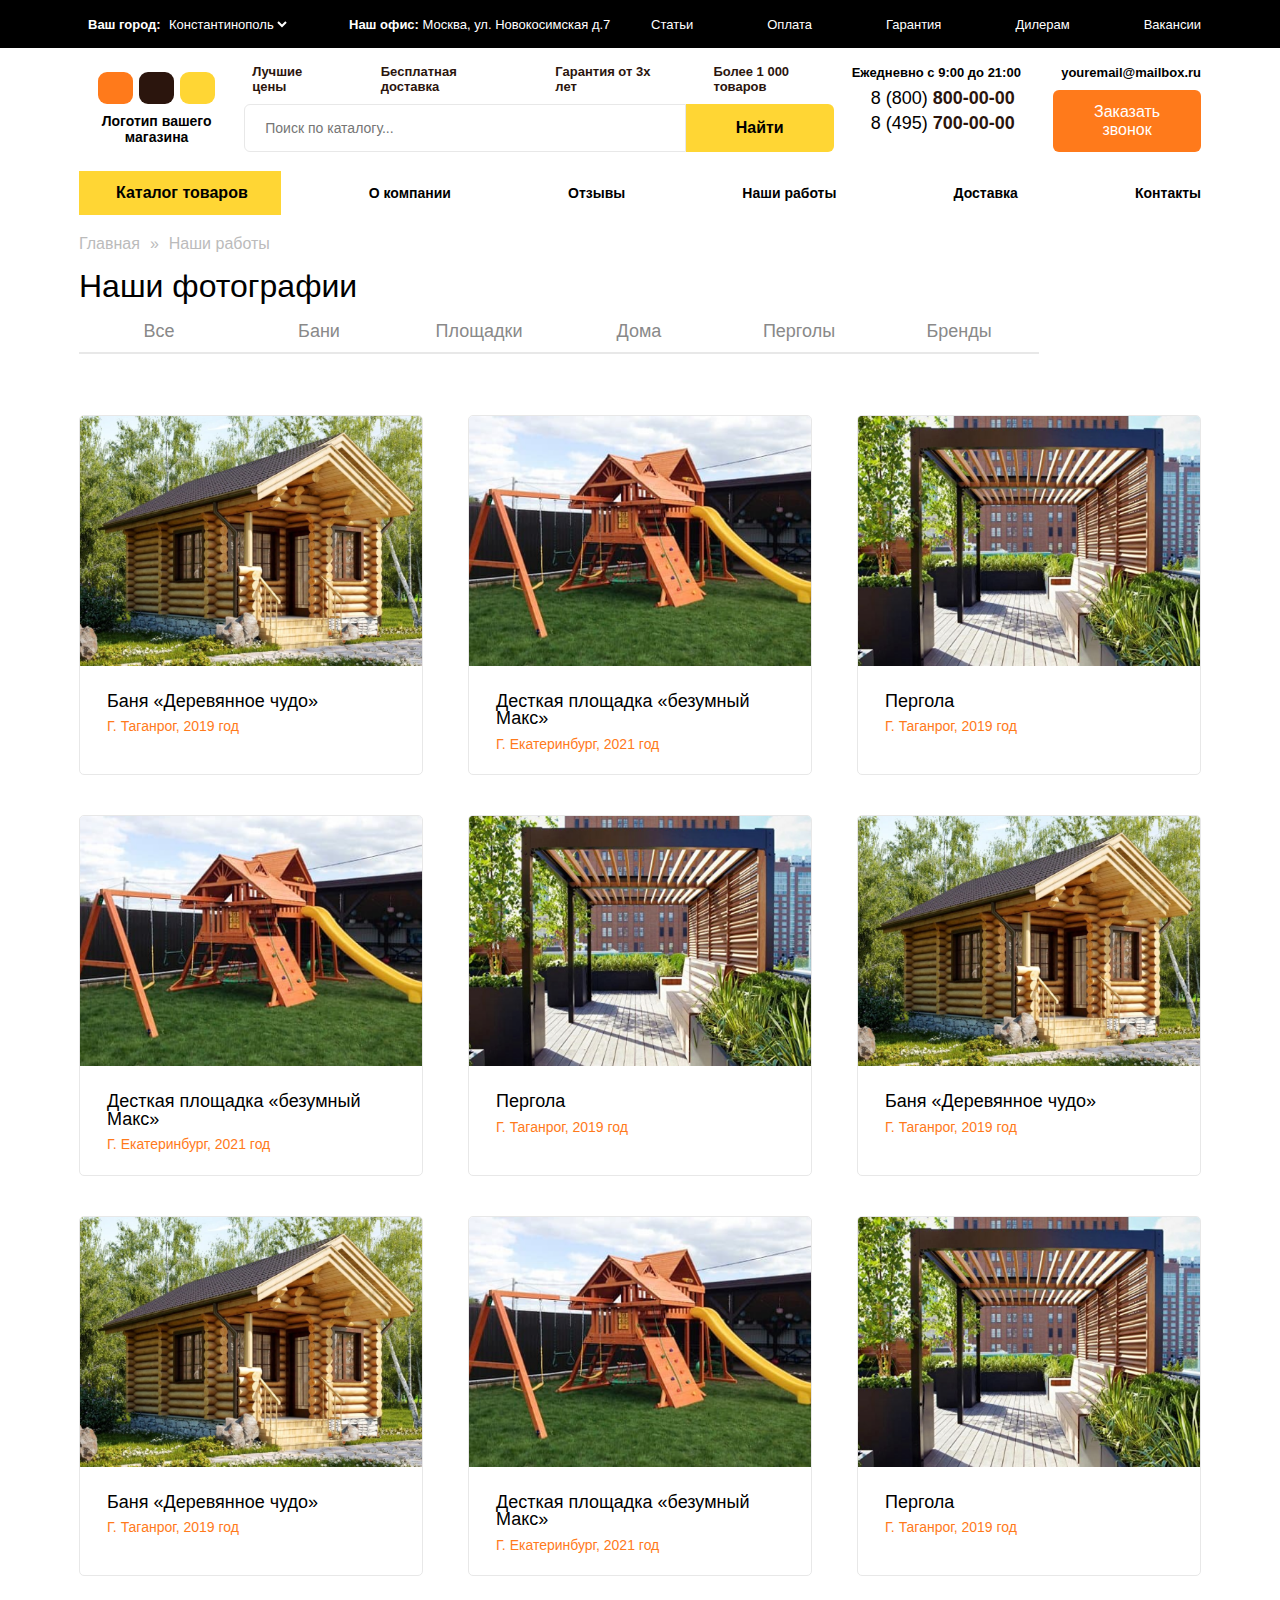
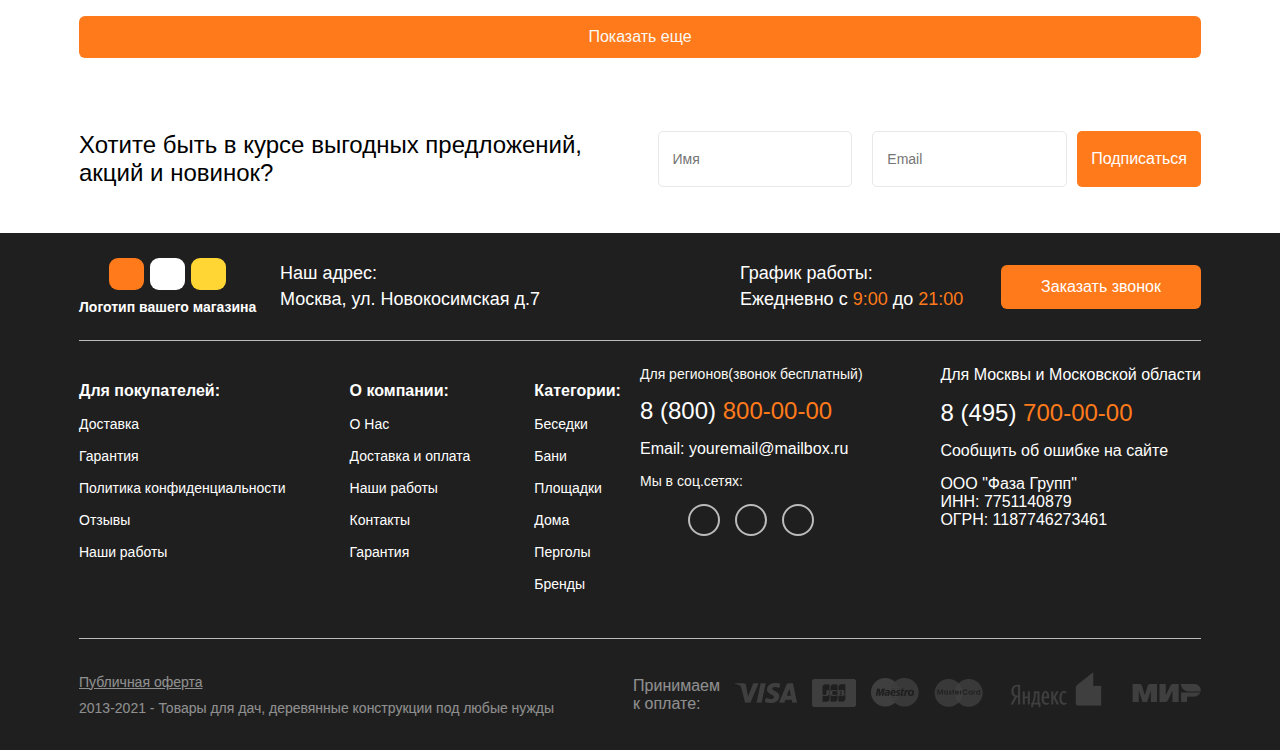
<file: our-work.html>
<!DOCTYPE html>
<html lang="en">

<head>
   <meta charset="UTF-8">
   <meta http-equiv="X-UA-Compatible" content="IE=edge">
   <meta name="viewport" content="width=device-width, initial-scale=1.0">

   <!-- Fontawesome icons -->
   <link rel="stylesheet" href="https://cdnjs.cloudflare.com/ajax/libs/font-awesome/6.4.2/css/all.min.css"
      integrity="sha512-z3gLpd7yknf1YoNbCzqRKc4qyor8gaKU1qmn+CShxbuBusANI9QpRohGBreCFkKxLhei6S9CQXFEbbKuqLg0DA=="
      crossorigin="anonymous" referrerpolicy="no-referrer" />

   <!-- Stylesheet -->
   <link rel="stylesheet" href="./assets/css/our-work.css">

   <title>Наши работы</title>
</head>

<body>

   <section id="location-menu">
      <div class="container">
         <div class="location-menu-content flex between center">
            <div class="locations flex center">
               <div class="location-city">
                  <form action="#">
                     <label for="location-city"><i class="location-icon fa-solid fa-location-dot"></i>Ваш город:</label>
                     <select id="location-city" name="cities">
                        <option value="Константинополь">Константинополь</option>
                        <option value="Москва">Москва</option>
                        <option value="Екатеринбург">Екатеринбург</option>
                        <option value="Махачкала">Махачкала</option>
                     </select>
                  </form>
               </div>
               <div class="location-office">
                  <p class="location-office-text">
                     <i class="location-icon fa-solid fa-location-dot"></i>
                     <span class="bold">Наш офис:</span> Москва, ул. Новокосимская д.7
                  </p>
               </div>
            </div>
            <ul class="location-lists flex center">
               <li><a href="./article.html">Статьи</a></li>
               <li><a href="#">Оплата</a></li>
               <li><a href="#">Гарантия</a></li>
               <li><a href="#">Дилерам</a></li>
               <li><a href="#">Вакансии</a></li>
            </ul>
         </div>
      </div>
   </section>

   <section id="search-tel-menu">
      <div class="container">
         <div class="search-tel-menu-content flex center between">
            <div class="color-site">
               <div class="color-site-buttons flex center">
                  <a href="#" class="color-site-btn"></a>
                  <a href="#" class="color-site-btn"></a>
                  <a href="#" class="color-site-btn"></a>
               </div>
               <h3 class="color-site-text">Логотип вашего магазина</h3>
            </div>

            <div class="search-bar-menu flex">
               <ul class="search-text-lists flex center">
                  <li class="flex center"><i class="check-icon fa-solid fa-check"></i> Лучшие цены</li>
                  <li class="flex center"><i class="check-icon fa-solid fa-check"></i> Бесплатная доставка</li>
                  <li class="flex center"><i class="check-icon fa-solid fa-check"></i> Гарантия от 3х лет</li>
                  <li class="flex center"><i class="check-icon fa-solid fa-check"></i> Более 1 000 товаров</li>
               </ul>

               <form action="#" class="search-form flex center">
                  <div class="search-btn-box">
                     <label for="search"></label>
                     <input id="search" type="search" placeholder="Поиск по каталогу...">
                  </div>
                  <button class="search-form-btn" type="submit">Найти</button>
               </form>
            </div>

            <div class="contact-details flex">
               <ul class="contacts-lists flex">
                  <li>
                     <i class="fa-regular fa-clock"></i> Ежедневно с 9:00 до 21:00
                  </li>
                  <li>
                     <a href="tel:8 (800) 800-00-00">8 (800) <b class="bold-number">800-00-00</b></a>
                  </li>
                  <li>
                     <a href="tel:8 (495) 700-00-00">8 (495) <b class="bold-number">700-00-00</b></a>
                  </li>
               </ul>
               <div class="mail-order flex">
                  <a class="mail-link flex center" href="mailto:youremail@mailbox.ru"><i
                        class="fa-solid fa-envelope"></i>youremail@mailbox.ru</a>
                  <a class="order-btn" href="#modal">Заказать звонок</a>
                  <div id="modal">
                     <div class="modal-content">
                        <h2 class="modal-content-title">
                           Мы вам перезвоним
                        </h2>
                        <p class="modal-content-text">
                           Заполните, пожалуйста, поля ниже, чтобы мы могли
                           связаться с вами. Добавьте комментарий, чтобы менеджер
                           оперативно ответил на все ваши вопросы
                        </p>
                        <form action="#" class="modal-form">
                           <label for="name"></label>
                           <input type="text" id="name" placeholder="Имя *">
                           <label for="tel"></label>
                           <input type="tel" id="tel" placeholder="Телефон *">
                           <label for="comment"></label>
                           <textarea id="comment" width="0" cols="30" rows="10"
                              placeholder="Ваш комментарий"></textarea>

                           <div class="rules flex center">
                              <input type="checkbox" id="check">
                              <label for="check">
                                 Согласен с <b>обработкой персональных данных</b>
                              </label>
                           </div>

                           <button class="modal-submit-btn" type="submit">Заказать звонок</button>
                        </form>
                        <a class="close-modal" href="#"><i class="fa-solid fa-xmark"></i></a>
                     </div>
                  </div>
               </div>
            </div>
         </div>
      </div>
      </div>
   </section>

   <section id="catalogue">
      <div class="container">
         <div class="catalogue-navbar flex center">
            <a class="catalogue-link flex center" href="#">
               <i class="fa-solid fa-bars"></i>
               Каталог товаров
            </a>
            <ul class="catalogue-lists flex center between">
               <li><a href="./company.html">О компании</a></li>
               <li><a href="./reviews.html">Отзывы</a></li>
               <li><a href="./our-work.html">Наши работы</a></li>
               <li><a href="./delivery.html">Доставка</a></li>
               <li><a href="./contacts.html">Контакты</a></li>
            </ul>
         </div>
      </div>
   </section>

   <section id="res-navbar">
      <div class="container">
         <div class="res-navbar-content flex center between">
            <div class="res-bars">
               <label class="res-bar" for="res-bar"><i class="fa-solid fa-bars"></i></label>
               <input type="checkbox" id="res-bar">
               <div class="res-bars-content">
                  <label class="res-exit" for="res-bar"><i class="fa-solid fa-xmark"></i></label>
                  <div class="location-menu-content flex between center">
                     <div class="locations flex center">
                        <div class="location-city">
                           <form action="#">
                              <label for="location-city"><i class="location-icon fa-solid fa-location-dot"></i>Ваш
                                 город:</label>
                              <select id="location-city" name="cities">
                                 <option value="Константинополь">Константинополь</option>
                                 <option value="Москва">Москва</option>
                                 <option value="Екатеринбург">Екатеринбург</option>
                                 <option value="Махачкала">Махачкала</option>
                              </select>
                           </form>
                        </div>
                        <div class="location-office">
                           <p class="location-office-text">
                              <i class="location-icon fa-solid fa-location-dot"></i>
                              <span class="bold">Наш офис:</span> Москва, ул. Новокосимская д.7
                           </p>
                        </div>
                     </div>
                     <ul class="location-lists flex center">
                        <li><a href="#">Статьи</a></li>
                        <li><a href="#">Оплата</a></li>
                        <li><a href="#">Гарантия</a></li>
                        <li><a href="#">Дилерам</a></li>
                        <li><a href="#">Вакансии</a></li>
                     </ul>
                     <div class="color-site">
                        <div class="color-site-buttons flex center">
                           <a href="#" class="color-site-btn"></a>
                           <a href="#" class="color-site-btn"></a>
                           <a href="#" class="color-site-btn"></a>
                        </div>
                        <h3 class="color-site-text">Логотип вашего магазина</h3>
                     </div>
                     <div class="contact-details flex">
                        <ul class="contacts-lists flex">
                           <li>
                              <i class="fa-regular fa-clock"></i> Ежедневно с 9:00 до 21:00
                           </li>
                           <li>
                              <a href="tel:8 (800) 800-00-00">8 (800) <b class="bold-number">800-00-00</b></a>
                           </li>
                           <li>
                              <a href="tel:8 (495) 700-00-00">8 (495) <b class="bold-number">700-00-00</b></a>
                           </li>
                        </ul>
                        <div class="mail-order flex">
                           <a class="mail-link flex center" href="mailto:youremail@mailbox.ru"><i
                                 class="fa-solid fa-envelope"></i>youremail@mailbox.ru</a>
                           <a class="order-btn" href="#res-modal">Заказать звонок</a>
                           <div id="res-modal">
                              <div class="modal-content">
                                 <h2 class="modal-content-title">
                                    Мы вам перезвоним
                                 </h2>
                                 <p class="modal-content-text">
                                    Заполните, пожалуйста, поля ниже, чтобы мы могли
                                    связаться с вами. Добавьте комментарий, чтобы менеджер
                                    оперативно ответил на все ваши вопросы
                                 </p>
                                 <form action="#" class="modal-form">
                                    <label for="name"></label>
                                    <input type="text" id="name" placeholder="Имя *">
                                    <label for="tel"></label>
                                    <input type="tel" id="tel" placeholder="Телефон *">
                                    <label for="comment"></label>
                                    <textarea id="comment" width="0" cols="30" rows="10"
                                       placeholder="Ваш комментарий"></textarea>

                                    <div class="rules flex center">
                                       <input type="checkbox" id="check">
                                       <label for="check">
                                          Согласен с <b>обработкой персональных данных</b>
                                       </label>
                                    </div>

                                    <button class="modal-submit-btn" type="submit">Заказать звонок</button>
                                 </form>
                                 <a class="close-modal" href="#"><i class="fa-solid fa-xmark"></i></a>
                              </div>
                           </div>
                        </div>
                     </div>
                  </div>
               </div>
            </div>
            <form action="#" class="res-search-form">
               <label for="res-search"></label>
               <input type="search" id="res-search" placeholder="Поиск по каталогу...">
            </form>
            <a class="res-phone" href="tel:8 (800) 800-00-00"><i class="fa-solid fa-phone"></i></a>
         </div>
      </div>
   </section>

   <section id="res-categories">
      <div class="container">
         <a class="catalogue-link flex center" href="#">
            <i class="fa-solid fa-bars"></i>
            Каталог товаров
         </a>
      </div>
   </section>

   <section id="our-work">
      <div class="container">
         <div class="our-work-intro flex">
            <a href="./index.html">Главная</a>
            <span>»</span>
            <a href="./our-work.html">Наши работы</a>
         </div>

         <div class="our-work-title">Наши фотографии</div>

         <ul class="our-work-lists flex">
            <li><a href="#">Все</a></li>
            <li><a href="#">Бани</a></li>
            <li><a href="#">Площадки</a></li>
            <li><a href="#">Дома</a></li>
            <li><a href="#">Перголы</a></li>
            <li><a href="#">Бренды</a></li>
         </ul>

         <div class="our-work-cards">
            <div class="our-work-card">
               <img src="./assets/img/our-photo1.png" alt="our-photo">
               <div class="our-work-card-content">
                  <h3 class="our-work-card-title">Баня «Деревянное чудо»</h3>
                  <p class="our-work-year">Г. Таганрог, 2019 год</p>
               </div>
            </div>
            <div class="our-work-card">
               <img src="./assets/img/our-photo2.png" alt="our-photo">
               <div class="our-work-card-content">
                  <h3 class="our-work-card-title">Десткая площадка «безумный Макс»</h3>
                  <p class="our-work-year">Г. Екатеринбург, 2021 год</p>
               </div>
            </div>
            <div class="our-work-card">
               <img src="./assets/img/our-photo3.png" alt="our-photo">
               <div class="our-work-card-content">
                  <h3 class="our-work-card-title">Пергола</h3>
                  <p class="our-work-year">Г. Таганрог, 2019 год</p>
               </div>
            </div>
            <div class="our-work-card">
               <img src="./assets/img/our-photo2.png" alt="our-photo">
               <div class="our-work-card-content">
                  <h3 class="our-work-card-title">Десткая площадка «безумный Макс»</h3>
                  <p class="our-work-year">Г. Екатеринбург, 2021 год</p>
               </div>
            </div>
            <div class="our-work-card">
               <img src="./assets/img/our-photo3.png" alt="our-photo">
               <div class="our-work-card-content">
                  <h3 class="our-work-card-title">Пергола</h3>
                  <p class="our-work-year">Г. Таганрог, 2019 год</p>
               </div>
            </div>
            <div class="our-work-card">
               <img src="./assets/img/our-photo1.png" alt="our-photo">
               <div class="our-work-card-content">
                  <h3 class="our-work-card-title">Баня «Деревянное чудо»</h3>
                  <p class="our-work-year">Г. Таганрог, 2019 год</p>
               </div>
            </div>
            <div class="our-work-card">
               <img src="./assets/img/our-photo1.png" alt="our-photo">
               <div class="our-work-card-content">
                  <h3 class="our-work-card-title">Баня «Деревянное чудо»</h3>
                  <p class="our-work-year">Г. Таганрог, 2019 год</p>
               </div>
            </div>
            <div class="our-work-card">
               <img src="./assets/img/our-photo2.png" alt="our-photo">
               <div class="our-work-card-content">
                  <h3 class="our-work-card-title">Десткая площадка «безумный Макс»</h3>
                  <p class="our-work-year">Г. Екатеринбург, 2021 год</p>
               </div>
            </div>
            <div class="our-work-card">
               <img src="./assets/img/our-photo3.png" alt="our-photo">
               <div class="our-work-card-content">
                  <h3 class="our-work-card-title">Пергола</h3>
                  <p class="our-work-year">Г. Таганрог, 2019 год</p>
               </div>
            </div>
         </div>
         <a class="show-more" href="#">Показать еще</a>

      </div>
   </section>

   <section id="course">
      <div class="container">
         <div class="course-card">
            <h2 class="course-card-title">Хотите быть в курсе выгодных предложений, акций и новинок?</h2>
            <form action="#" class="course-card-form flex between">
               <label for="firstName"></label>
               <input type="text" placeholder="Имя" id="firstName">

               <label for="email"></label>
               <input type="email" placeholder="Email" id="email">

               <button type="submit" class="course-card-link">Подписаться</button>
            </form>
         </div>
      </div>
   </section>

   <footer id="footer">
      <div class="container">
         <div class="footer-navbar">
            <div class="logo-address flex center between">
               <div class="logo">
                  <div class="logo-buttons flex center">
                     <a href="#" class="logo-btn"></a>
                     <a href="#" class="logo-btn"></a>
                     <a href="#" class="logo-btn"></a>
                  </div>
                  <h3 class="logo-text">Логотип вашего магазина</h3>
               </div>
               <div class="address">
                  <p>Наш адрес:</p>
                  <p>Москва, ул. Новокосимская д.7</p>
               </div>
            </div>

            <div class="work-phone flex center between">
               <div class="work-time">
                  <p>График работы:</p>
                  <p>Ежедневно с <span>9:00</span> до <span>21:00</span></p>
               </div>
               <div class="footer-order flex">
                  <a class="order-btn" href="#footer-modal">Заказать звонок</a>
                  <div id="footer-modal">
                     <div class="modal-content">
                        <h2 class="modal-content-title">
                           Мы вам перезвоним
                        </h2>
                        <p class="modal-content-text">
                           Заполните, пожалуйста, поля ниже, чтобы мы могли
                           связаться с вами. Добавьте комментарий, чтобы менеджер
                           оперативно ответил на все ваши вопросы
                        </p>
                        <form action="#" class="modal-form">
                           <label for="name"></label>
                           <input type="text" id="name" placeholder="Имя *">
                           <label for="tel"></label>
                           <input type="tel" id="tel" placeholder="Телефон *">
                           <label for="comment"></label>
                           <textarea id="comment" width="0" cols="30" rows="10"
                              placeholder="Ваш комментарий"></textarea>

                           <div class="rules flex center">
                              <input type="checkbox" id="check">
                              <label for="check">
                                 Согласен с <b>обработкой персональных данных</b>
                              </label>
                           </div>

                           <button class="modal-submit-btn" type="submit">Заказать звонок</button>
                        </form>
                        <a class="close-modal" href="#"><i class="fa-solid fa-xmark"></i></a>
                     </div>
                  </div>
               </div>
            </div>
         </div>

         <div class="footer-info">
            <div class="footer-info-links flex">
               <ul class="buyers-lists">
                  <li>Для покупателей:</li>
                  <li><a href="./delivery.html">Доставка</a></li>
                  <li><a href="#">Гарантия</a></li>
                  <li><a href="./about.html">Политика конфиденциальности</a></li>
                  <li><a href="reviews.html">Отзывы</a></li>
                  <li><a href="./our-work.html">Наши работы</a></li>
               </ul>

               <ul class="company-lists">
                  <li>О компании:</li>
                  <li><a href="./company.html">О Нас</a></li>
                  <li><a href="./delivery.html">Доставка и оплата</a></li>
                  <li><a href="./our-work.html">Наши работы</a></li>
                  <li><a href="./contacts.html">Контакты</a></li>
                  <li><a href="#">Гарантия</a></li>
               </ul>

               <ul class="categories-lists">
                  <li>Категории:</li>
                  <li><a href="#">Беседки</a></li>
                  <li><a href="#">Бани</a></li>
                  <li><a href="#">Площадки</a></li>
                  <li><a href="#">Дома</a></li>
                  <li><a href="#">Перголы</a></li>
                  <li><a href="#">Бренды</a></li>
               </ul>
            </div>

            <div class="footer-contacts flex between">
               <div class="footer-contact flex">
                  <p>Для регионов(звонок бесплатный)</p>
                  <a class="footer-contact-tel" href="tel:+8 (800) 800-00-00">8 (800) <span>800-00-00</span></a>
                  <a class="footer-contact-email" href="mailto:youremail@mailbox.ru">Email: youremail@mailbox.ru</a>
                  <p>Мы в соц.сетях:</p>
                  <div class="social-media flex">
                     <a href="#"><i class="fa-brands fa-whatsapp"></i></a>
                     <a href="#"><i class="fa-brands fa-youtube"></i></a>
                     <a href="#"><i class="fa-brands fa-instagram"></i></a>
                  </div>
               </div>
               <div class="footer-contact flex">
                  <p>Для Москвы и Московской области</p>
                  <a class="footer-contact-tel" href="tel:+8 (495) 700-00-00">8 (495) <span>700-00-00</span></a>
                  <p>Сообщить об ошибке на сайте</p>
                  <p>
                     ООО  "Фаза Групп" <br>
                     ИНН:   7751140879 <br>
                     ОГРН: 1187746273461
                  </p>
               </div>
            </div>
         </div>

         <div class="privacy">
            <div class="privacy-doc">
               <a class="privacy-link" href="#">Публичная оферта</a>
               <p>
                  2013-2021 - Товары для дач, 
                  деревянные конструкции под любые нужды
               </p>
            </div>
            <div class="payments flex center">
               <p>Принимаем к оплате:</p>
               <div class="payments-types flex center">
                  <a href="#"><img src="./assets/img/visa.png" alt="visa"></a>
                  <a href="#"><img src="./assets/img/jcb.png" alt="jcb"></a>
                  <a href="#"><img src="./assets/img/maestro.png" alt="maestro"></a>
                  <a href="#"><img src="./assets/img/mastercard.png" alt="mastercard"></a>
                  <a href="#"><img src="./assets/img/yandex.png" alt="yandex"></a>
                  <a href="#"><img src="./assets/img/mir.png" alt="mir"></a>
               </div>
            </div>
         </div>
      </div>
   </footer>

</body>

</html>
</file>
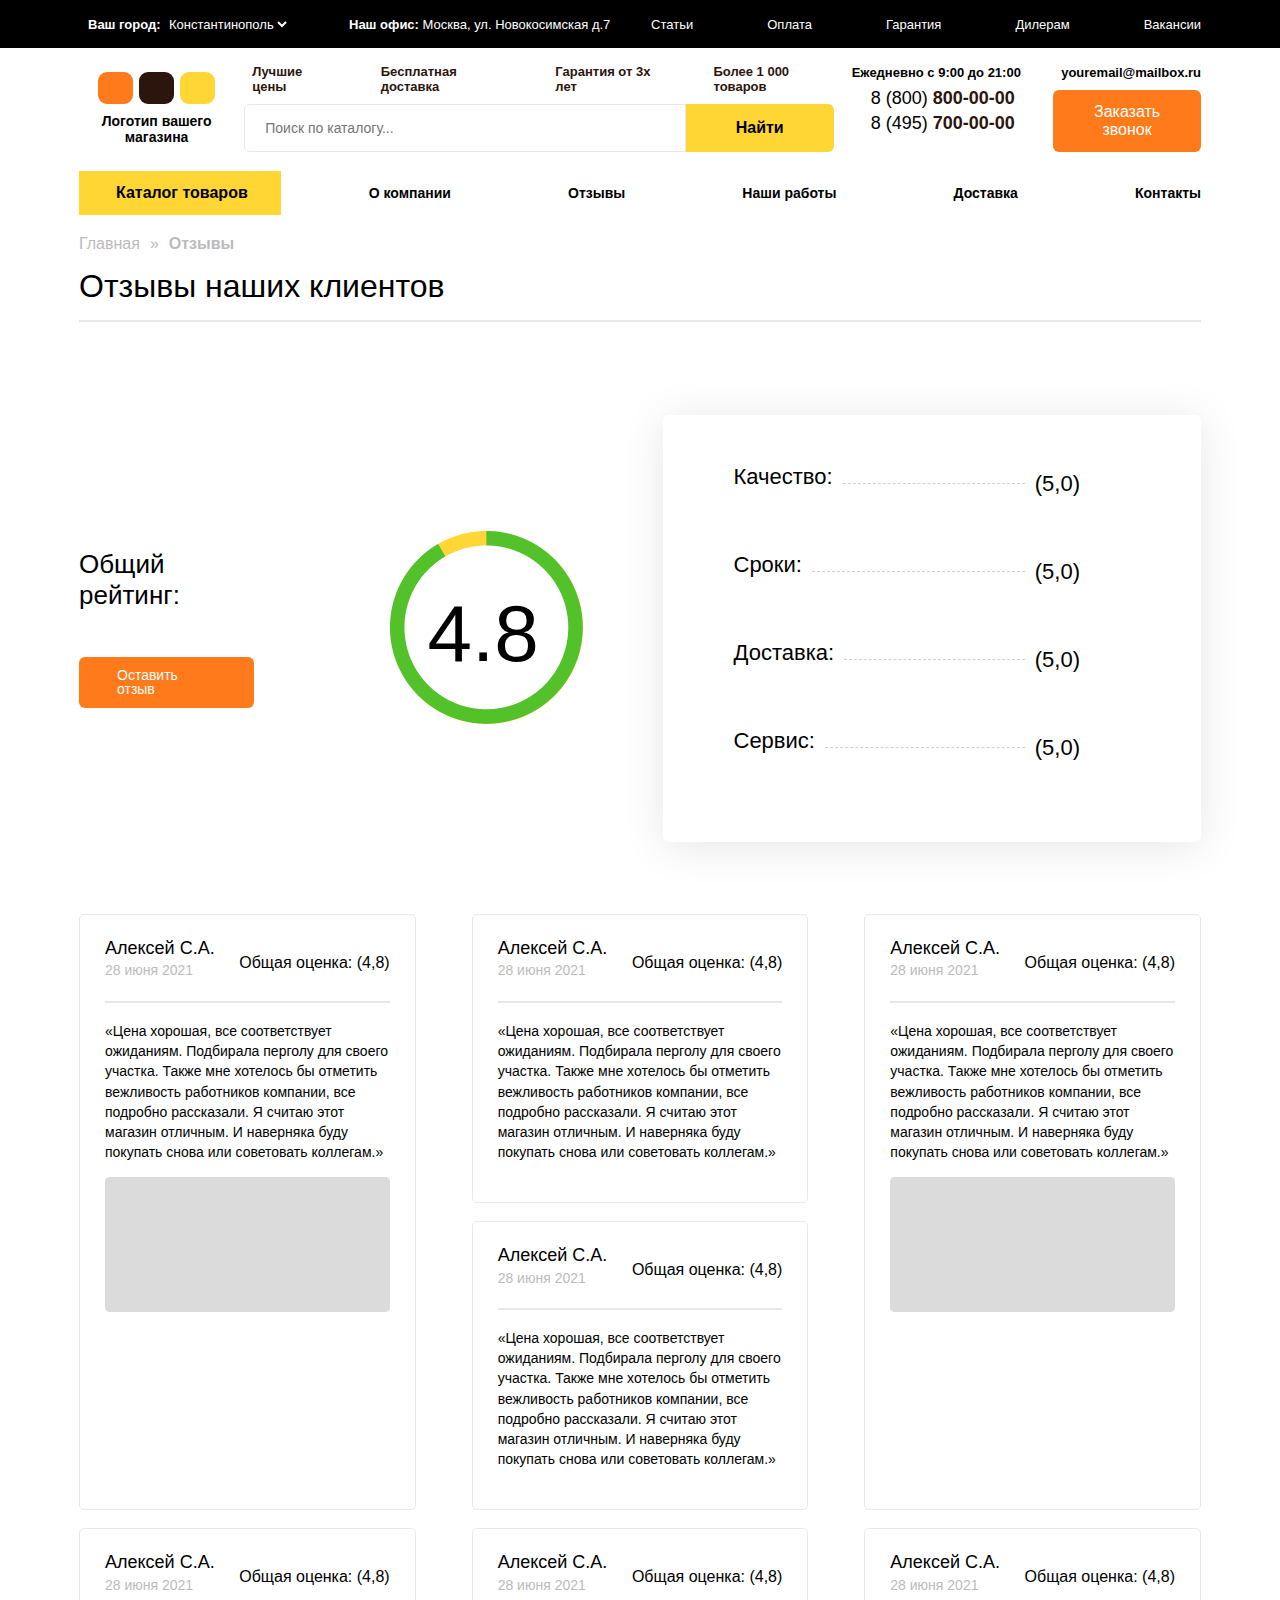
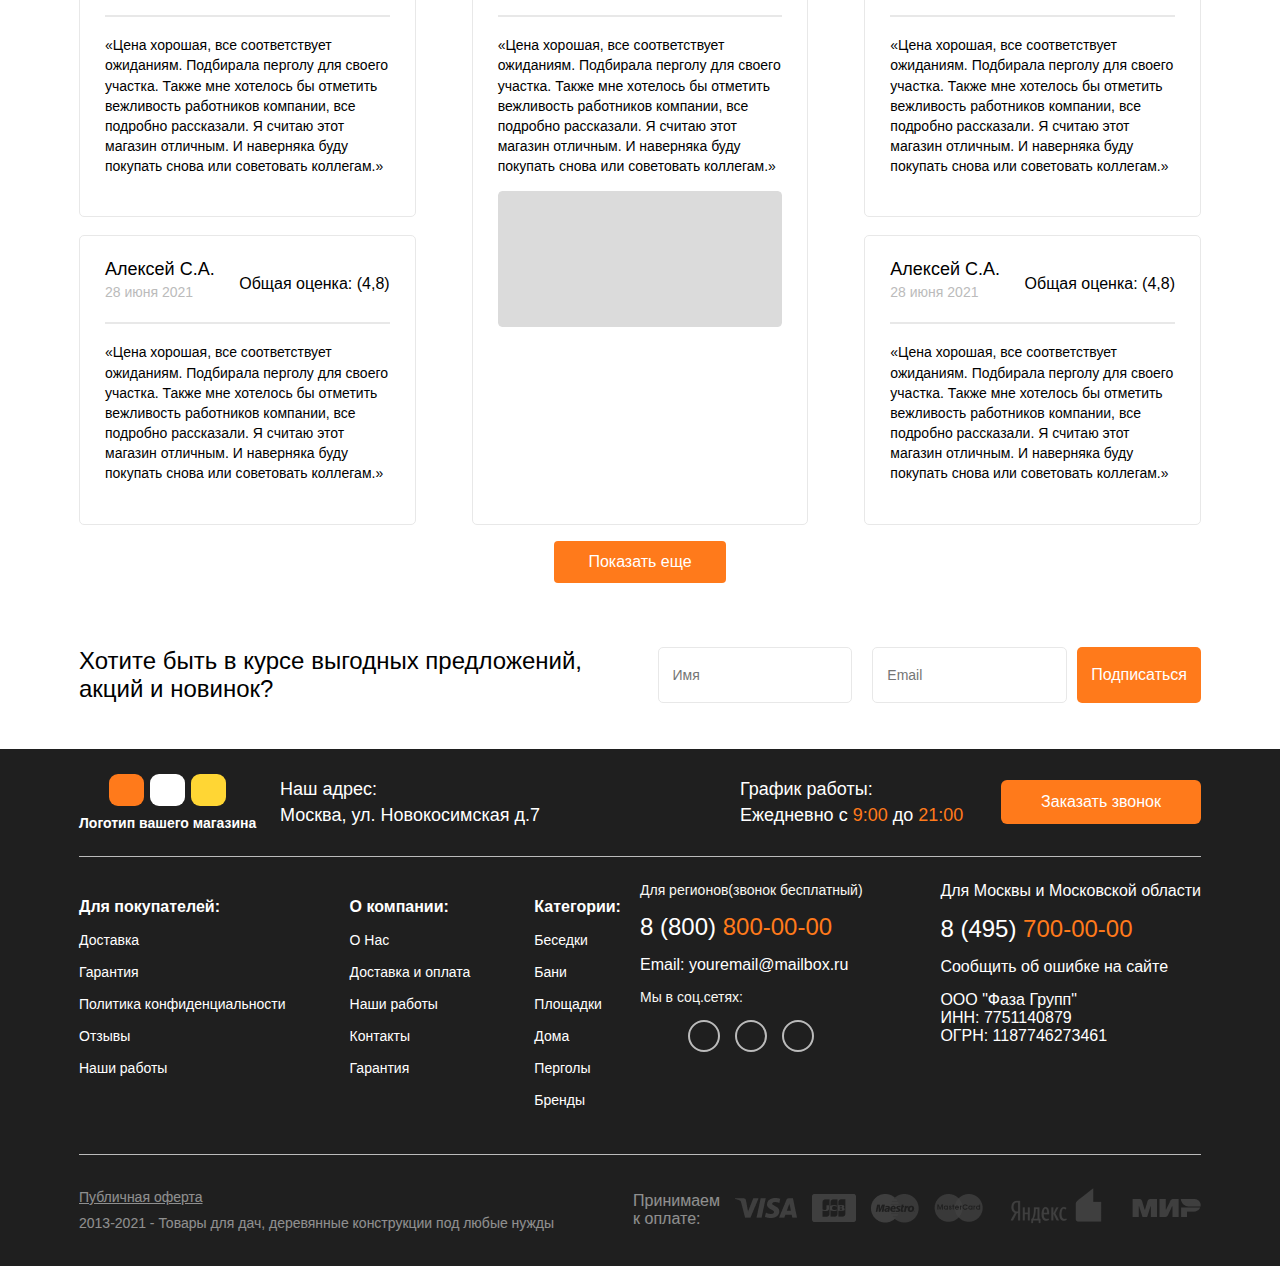
<file: reviews.html>
<!DOCTYPE html>
<html lang="en">

<head>
   <meta charset="UTF-8">
   <meta http-equiv="X-UA-Compatible" content="IE=edge">
   <meta name="viewport" content="width=device-width, initial-scale=1.0">

   <!-- Fontawesome icons -->
   <link rel="stylesheet" href="https://cdnjs.cloudflare.com/ajax/libs/font-awesome/6.4.2/css/all.min.css"
      integrity="sha512-z3gLpd7yknf1YoNbCzqRKc4qyor8gaKU1qmn+CShxbuBusANI9QpRohGBreCFkKxLhei6S9CQXFEbbKuqLg0DA=="
      crossorigin="anonymous" referrerpolicy="no-referrer" />

   <!-- Stylesheet -->
   <link rel="stylesheet" href="./assets/css/reviews.css">

   <title>Отзывы</title>
</head>

<body>

   <section id="location-menu">
      <div class="container">
         <div class="location-menu-content flex between center">
            <div class="locations flex center">
               <div class="location-city">
                  <form action="#">
                     <label for="location-city"><i class="location-icon fa-solid fa-location-dot"></i>Ваш город:</label>
                     <select id="location-city" name="cities">
                        <option value="Константинополь">Константинополь</option>
                        <option value="Москва">Москва</option>
                        <option value="Екатеринбург">Екатеринбург</option>
                        <option value="Махачкала">Махачкала</option>
                     </select>
                  </form>
               </div>
               <div class="location-office">
                  <p class="location-office-text">
                     <i class="location-icon fa-solid fa-location-dot"></i>
                     <span class="bold">Наш офис:</span> Москва, ул. Новокосимская д.7
                  </p>
               </div>
            </div>
            <ul class="location-lists flex center">
               <li><a href="./article.html">Статьи</a></li>
               <li><a href="#">Оплата</a></li>
               <li><a href="#">Гарантия</a></li>
               <li><a href="#">Дилерам</a></li>
               <li><a href="#">Вакансии</a></li>
            </ul>
         </div>
      </div>
   </section>

   <section id="search-tel-menu">
      <div class="container">
         <div class="search-tel-menu-content flex center between">
            <div class="color-site">
               <div class="color-site-buttons flex center">
                  <a href="#" class="color-site-btn"></a>
                  <a href="#" class="color-site-btn"></a>
                  <a href="#" class="color-site-btn"></a>
               </div>
               <h3 class="color-site-text">Логотип вашего магазина</h3>
            </div>

            <div class="search-bar-menu flex">
               <ul class="search-text-lists flex center">
                  <li class="flex center"><i class="check-icon fa-solid fa-check"></i> Лучшие цены</li>
                  <li class="flex center"><i class="check-icon fa-solid fa-check"></i> Бесплатная доставка</li>
                  <li class="flex center"><i class="check-icon fa-solid fa-check"></i> Гарантия от 3х лет</li>
                  <li class="flex center"><i class="check-icon fa-solid fa-check"></i> Более 1 000 товаров</li>
               </ul>

               <form action="#" class="search-form flex center">
                  <div class="search-btn-box">
                     <label for="search"></label>
                     <input id="search" type="search" placeholder="Поиск по каталогу...">
                  </div>
                  <button class="search-form-btn" type="submit">Найти</button>
               </form>
            </div>

            <div class="contact-details flex">
               <ul class="contacts-lists flex">
                  <li>
                     <i class="fa-regular fa-clock"></i> Ежедневно с 9:00 до 21:00
                  </li>
                  <li>
                     <a href="tel:8 (800) 800-00-00">8 (800) <b class="bold-number">800-00-00</b></a>
                  </li>
                  <li>
                     <a href="tel:8 (495) 700-00-00">8 (495) <b class="bold-number">700-00-00</b></a>
                  </li>
               </ul>
               <div class="mail-order flex">
                  <a class="mail-link flex center" href="mailto:youremail@mailbox.ru"><i
                        class="fa-solid fa-envelope"></i>youremail@mailbox.ru</a>
                  <a class="order-btn" href="#modal">Заказать звонок</a>
                  <div id="modal">
                     <div class="modal-content">
                        <h2 class="modal-content-title">
                           Мы вам перезвоним
                        </h2>
                        <p class="modal-content-text">
                           Заполните, пожалуйста, поля ниже, чтобы мы могли
                           связаться с вами. Добавьте комментарий, чтобы менеджер
                           оперативно ответил на все ваши вопросы
                        </p>
                        <form action="#" class="modal-form">
                           <label for="name"></label>
                           <input type="text" id="name" placeholder="Имя *">
                           <label for="tel"></label>
                           <input type="tel" id="tel" placeholder="Телефон *">
                           <label for="comment"></label>
                           <textarea id="comment" width="0" cols="30" rows="10"
                              placeholder="Ваш комментарий"></textarea>

                           <div class="rules flex center">
                              <input type="checkbox" id="check">
                              <label for="check">
                                 Согласен с <b>обработкой персональных данных</b>
                              </label>
                           </div>

                           <button class="modal-submit-btn" type="submit">Заказать звонок</button>
                        </form>
                        <a class="close-modal" href="#"><i class="fa-solid fa-xmark"></i></a>
                     </div>
                  </div>
               </div>
            </div>
         </div>
      </div>
      </div>
   </section>

   <section id="catalogue">
      <div class="container">
         <div class="catalogue-navbar flex center">
            <a class="catalogue-link flex center" href="#">
               <i class="fa-solid fa-bars"></i>
               Каталог товаров
            </a>
            <ul class="catalogue-lists flex center between">
               <li><a href="./company.html">О компании</a></li>
               <li><a href="./reviews.html">Отзывы</a></li>
               <li><a href="./our-work.html">Наши работы</a></li>
               <li><a href="./delivery.html">Доставка</a></li>
               <li><a href="./contacts.html">Контакты</a></li>
            </ul>
         </div>
      </div>
   </section>

   <section id="res-navbar">
      <div class="container">
         <div class="res-navbar-content flex center between">
            <div class="res-bars">
               <label class="res-bar" for="res-bar"><i class="fa-solid fa-bars"></i></label>
               <input type="checkbox" id="res-bar">
               <div class="res-bars-content">
                  <label class="res-exit" for="res-bar"><i class="fa-solid fa-xmark"></i></label>
                  <div class="location-menu-content flex between center">
                     <div class="locations flex center">
                        <div class="location-city">
                           <form action="#">
                              <label for="location-city"><i class="location-icon fa-solid fa-location-dot"></i>Ваш
                                 город:</label>
                              <select id="location-city" name="cities">
                                 <option value="Константинополь">Константинополь</option>
                                 <option value="Москва">Москва</option>
                                 <option value="Екатеринбург">Екатеринбург</option>
                                 <option value="Махачкала">Махачкала</option>
                              </select>
                           </form>
                        </div>
                        <div class="location-office">
                           <p class="location-office-text">
                              <i class="location-icon fa-solid fa-location-dot"></i>
                              <span class="bold">Наш офис:</span> Москва, ул. Новокосимская д.7
                           </p>
                        </div>
                     </div>
                     <ul class="location-lists flex center">
                        <li><a href="#">Статьи</a></li>
                        <li><a href="#">Оплата</a></li>
                        <li><a href="#">Гарантия</a></li>
                        <li><a href="#">Дилерам</a></li>
                        <li><a href="#">Вакансии</a></li>
                     </ul>
                     <div class="color-site">
                        <div class="color-site-buttons flex center">
                           <a href="#" class="color-site-btn"></a>
                           <a href="#" class="color-site-btn"></a>
                           <a href="#" class="color-site-btn"></a>
                        </div>
                        <h3 class="color-site-text">Логотип вашего магазина</h3>
                     </div>
                     <div class="contact-details flex">
                        <ul class="contacts-lists flex">
                           <li>
                              <i class="fa-regular fa-clock"></i> Ежедневно с 9:00 до 21:00
                           </li>
                           <li>
                              <a href="tel:8 (800) 800-00-00">8 (800) <b class="bold-number">800-00-00</b></a>
                           </li>
                           <li>
                              <a href="tel:8 (495) 700-00-00">8 (495) <b class="bold-number">700-00-00</b></a>
                           </li>
                        </ul>
                        <div class="mail-order flex">
                           <a class="mail-link flex center" href="mailto:youremail@mailbox.ru"><i
                                 class="fa-solid fa-envelope"></i>youremail@mailbox.ru</a>
                           <a class="order-btn" href="#res-modal">Заказать звонок</a>
                           <div id="res-modal">
                              <div class="modal-content">
                                 <h2 class="modal-content-title">
                                    Мы вам перезвоним
                                 </h2>
                                 <p class="modal-content-text">
                                    Заполните, пожалуйста, поля ниже, чтобы мы могли
                                    связаться с вами. Добавьте комментарий, чтобы менеджер
                                    оперативно ответил на все ваши вопросы
                                 </p>
                                 <form action="#" class="modal-form">
                                    <label for="name"></label>
                                    <input type="text" id="name" placeholder="Имя *">
                                    <label for="tel"></label>
                                    <input type="tel" id="tel" placeholder="Телефон *">
                                    <label for="comment"></label>
                                    <textarea id="comment" width="0" cols="30" rows="10"
                                       placeholder="Ваш комментарий"></textarea>

                                    <div class="rules flex center">
                                       <input type="checkbox" id="check">
                                       <label for="check">
                                          Согласен с <b>обработкой персональных данных</b>
                                       </label>
                                    </div>

                                    <button class="modal-submit-btn" type="submit">Заказать звонок</button>
                                 </form>
                                 <a class="close-modal" href="#"><i class="fa-solid fa-xmark"></i></a>
                              </div>
                           </div>
                        </div>
                     </div>
                  </div>
               </div>
            </div>
            <form action="#" class="res-search-form">
               <label for="res-search"></label>
               <input type="search" id="res-search" placeholder="Поиск по каталогу...">
            </form>
            <a class="res-phone" href="tel:8 (800) 800-00-00"><i class="fa-solid fa-phone"></i></a>
         </div>
      </div>
   </section>

   <section id="res-categories">
      <div class="container">
         <a class="catalogue-link flex center" href="#">
            <i class="fa-solid fa-bars"></i>
            Каталог товаров
         </a>
      </div>
   </section>

   <section id="reviews">
      <div class="container">
         <div class="reviews-intro flex">
            <a href="./index.html">Главная</a>
            <span>»</span>
            <a href="./reviews.html">Отзывы</a>
         </div>

         <h2 class="reviews-title">
            Отзывы наших клиентов
         </h2>

         <div class="reviews-progress">
            <div class="general-reviews flex center">
               <div class="general-reviews-content">
                  <h3 class="general-reviews-content-title">
                     Общий рейтинг:   
                  </h3>
                  <div class="stars flex">
                     <a href="#"><i class="fa-solid fa-star"></i></a>
                     <a href="#"><i class="fa-solid fa-star"></i></a>
                     <a href="#"><i class="fa-solid fa-star"></i></a>
                     <a href="#"><i class="fa-solid fa-star"></i></a>
                     <a href="#"><i class="fa-solid fa-star"></i></a>
                  </div>
                  <a class="general-reviews-link" href="#">Оставить отзыв</a>
               </div>
               <div class="gereral-reviews-img">
                  <img src="./assets/img/circle-progress.png" alt="circle progress">
                  <span>4.8</span>
               </div>
            </div>

            <div class="rating-items">
               <div class="rating-item-card flex">
                  <p>Качество:</p>
                  <span></span>
                  <div class="stars flex center">
                     <p>(5,0)</p>
                     <a href="#"><i class="fa-solid fa-star"></i></a>
                     <a href="#"><i class="fa-solid fa-star"></i></a>
                     <a href="#"><i class="fa-solid fa-star"></i></a>
                     <a href="#"><i class="fa-solid fa-star"></i></a>
                     <a href="#"><i class="fa-solid fa-star"></i></a>
                  </div>
               </div>
               <div class="rating-item-card flex">
                  <p>Сроки:</p>
                  <span></span>
                  <div class="stars flex center">
                     <p>(5,0)</p>
                     <a href="#"><i class="fa-solid fa-star"></i></a>
                     <a href="#"><i class="fa-solid fa-star"></i></a>
                     <a href="#"><i class="fa-solid fa-star"></i></a>
                     <a href="#"><i class="fa-solid fa-star"></i></a>
                     <a href="#"><i class="fa-solid fa-star"></i></a>
                  </div>
               </div>
               <div class="rating-item-card flex">
                  <p>Доставка:</p>
                  <span></span>
                  <div class="stars flex center">
                     <p>(5,0)</p>
                     <a href="#"><i class="fa-solid fa-star"></i></a>
                     <a href="#"><i class="fa-solid fa-star"></i></a>
                     <a href="#"><i class="fa-solid fa-star"></i></a>
                     <a href="#"><i class="fa-solid fa-star"></i></a>
                     <a href="#"><i class="fa-solid fa-star"></i></a>
                  </div>
               </div>
               <div class="rating-item-card flex">
                  <p>Сервис:</p>
                  <span></span>
                  <div class="stars flex center">
                     <p>(5,0)</p>
                     <a href="#"><i class="fa-solid fa-star"></i></a>
                     <a href="#"><i class="fa-solid fa-star"></i></a>
                     <a href="#"><i class="fa-solid fa-star"></i></a>
                     <a href="#"><i class="fa-solid fa-star"></i></a>
                     <a href="#"><i class="fa-solid fa-star"></i></a>
                  </div>
               </div>
            </div>
         </div>

         <div class="reviews-cards">
            <div class="review-card">
               <div class="review-card-author-rating flex center between">
                  <div class="review-card-author flex">
                     <h3 class="review-card-title">Алексей С.А.</h3>
                     <p class="review-card-date">28 июня 2021</p>
                  </div>
                  <div class="review-card-ratings flex">
                     <div class="review-card-rating">
                        <a href="#"><i class="fa-solid fa-star"></i></a>
                        <a href="#"><i class="fa-solid fa-star"></i></a>
                        <a href="#"><i class="fa-solid fa-star"></i></a>
                        <a href="#"><i class="fa-solid fa-star"></i></a>
                        <a href="#"><i class="fa-solid fa-star"></i></a>
                     </div>
                     <p>Общая оценка: (4,8)</p>
                  </div>
               </div>

               <p class="review-card-text">
                  «Цена хорошая, все соответствует ожиданиям. Подбирала перголу для своего участка. Также мне хотелось бы отметить вежливость работников компании, все подробно рассказали. 
                  Я считаю этот магазин отличным. И наверняка буду покупать снова или советовать коллегам.»
               </p>

               <img src="./assets/img/news2.png" alt="review-card-img">
            </div>
            <div class="review-card">
               <div class="review-card-author-rating flex center between">
                  <div class="review-card-author flex">
                     <h3 class="review-card-title">Алексей С.А.</h3>
                     <p class="review-card-date">28 июня 2021</p>
                  </div>
                  <div class="review-card-ratings flex">
                     <div class="review-card-rating">
                        <a href="#"><i class="fa-solid fa-star"></i></a>
                        <a href="#"><i class="fa-solid fa-star"></i></a>
                        <a href="#"><i class="fa-solid fa-star"></i></a>
                        <a href="#"><i class="fa-solid fa-star"></i></a>
                        <a href="#"><i class="fa-solid fa-star"></i></a>
                     </div>
                     <p>Общая оценка: (4,8)</p>
                  </div>
               </div>

               <p class="review-card-text">
                  «Цена хорошая, все соответствует ожиданиям. Подбирала перголу для своего участка. Также мне хотелось бы отметить вежливость работников компании, все подробно рассказали. 
                  Я считаю этот магазин отличным. И наверняка буду покупать снова или советовать коллегам.»
               </p>
            </div>
            <div class="review-card">
               <div class="review-card-author-rating flex center between">
                  <div class="review-card-author flex">
                     <h3 class="review-card-title">Алексей С.А.</h3>
                     <p class="review-card-date">28 июня 2021</p>
                  </div>
                  <div class="review-card-ratings flex">
                     <div class="review-card-rating">
                        <a href="#"><i class="fa-solid fa-star"></i></a>
                        <a href="#"><i class="fa-solid fa-star"></i></a>
                        <a href="#"><i class="fa-solid fa-star"></i></a>
                        <a href="#"><i class="fa-solid fa-star"></i></a>
                        <a href="#"><i class="fa-solid fa-star"></i></a>
                     </div>
                     <p>Общая оценка: (4,8)</p>
                  </div>
               </div>

               <p class="review-card-text">
                  «Цена хорошая, все соответствует ожиданиям. Подбирала перголу для своего участка. Также мне хотелось бы отметить вежливость работников компании, все подробно рассказали. 
                  Я считаю этот магазин отличным. И наверняка буду покупать снова или советовать коллегам.»
               </p>
            </div>
            <div class="review-card">
               <div class="review-card-author-rating flex center between">
                  <div class="review-card-author flex">
                     <h3 class="review-card-title">Алексей С.А.</h3>
                     <p class="review-card-date">28 июня 2021</p>
                  </div>
                  <div class="review-card-ratings flex">
                     <div class="review-card-rating">
                        <a href="#"><i class="fa-solid fa-star"></i></a>
                        <a href="#"><i class="fa-solid fa-star"></i></a>
                        <a href="#"><i class="fa-solid fa-star"></i></a>
                        <a href="#"><i class="fa-solid fa-star"></i></a>
                        <a href="#"><i class="fa-solid fa-star"></i></a>
                     </div>
                     <p>Общая оценка: (4,8)</p>
                  </div>
               </div>

               <p class="review-card-text">
                  «Цена хорошая, все соответствует ожиданиям. Подбирала перголу для своего участка. Также мне хотелось бы отметить вежливость работников компании, все подробно рассказали. 
                  Я считаю этот магазин отличным. И наверняка буду покупать снова или советовать коллегам.»
               </p>

               <img src="./assets/img/news2.png" alt="review-card-img">
            </div>
            <div class="review-card">
               <div class="review-card-author-rating flex center between">
                  <div class="review-card-author flex">
                     <h3 class="review-card-title">Алексей С.А.</h3>
                     <p class="review-card-date">28 июня 2021</p>
                  </div>
                  <div class="review-card-ratings flex">
                     <div class="review-card-rating">
                        <a href="#"><i class="fa-solid fa-star"></i></a>
                        <a href="#"><i class="fa-solid fa-star"></i></a>
                        <a href="#"><i class="fa-solid fa-star"></i></a>
                        <a href="#"><i class="fa-solid fa-star"></i></a>
                        <a href="#"><i class="fa-solid fa-star"></i></a>
                     </div>
                     <p>Общая оценка: (4,8)</p>
                  </div>
               </div>

               <p class="review-card-text">
                  «Цена хорошая, все соответствует ожиданиям. Подбирала перголу для своего участка. Также мне хотелось бы отметить вежливость работников компании, все подробно рассказали. 
                  Я считаю этот магазин отличным. И наверняка буду покупать снова или советовать коллегам.»
               </p>
            </div>
            <div class="review-card">
               <div class="review-card-author-rating flex center between">
                  <div class="review-card-author flex">
                     <h3 class="review-card-title">Алексей С.А.</h3>
                     <p class="review-card-date">28 июня 2021</p>
                  </div>
                  <div class="review-card-ratings flex">
                     <div class="review-card-rating">
                        <a href="#"><i class="fa-solid fa-star"></i></a>
                        <a href="#"><i class="fa-solid fa-star"></i></a>
                        <a href="#"><i class="fa-solid fa-star"></i></a>
                        <a href="#"><i class="fa-solid fa-star"></i></a>
                        <a href="#"><i class="fa-solid fa-star"></i></a>
                     </div>
                     <p>Общая оценка: (4,8)</p>
                  </div>
               </div>

               <p class="review-card-text">
                  «Цена хорошая, все соответствует ожиданиям. Подбирала перголу для своего участка. Также мне хотелось бы отметить вежливость работников компании, все подробно рассказали. 
                  Я считаю этот магазин отличным. И наверняка буду покупать снова или советовать коллегам.»
               </p>
            </div>
            <div class="review-card">
               <div class="review-card-author-rating flex center between">
                  <div class="review-card-author flex">
                     <h3 class="review-card-title">Алексей С.А.</h3>
                     <p class="review-card-date">28 июня 2021</p>
                  </div>
                  <div class="review-card-ratings flex">
                     <div class="review-card-rating">
                        <a href="#"><i class="fa-solid fa-star"></i></a>
                        <a href="#"><i class="fa-solid fa-star"></i></a>
                        <a href="#"><i class="fa-solid fa-star"></i></a>
                        <a href="#"><i class="fa-solid fa-star"></i></a>
                        <a href="#"><i class="fa-solid fa-star"></i></a>
                     </div>
                     <p>Общая оценка: (4,8)</p>
                  </div>
               </div>

               <p class="review-card-text">
                  «Цена хорошая, все соответствует ожиданиям. Подбирала перголу для своего участка. Также мне хотелось бы отметить вежливость работников компании, все подробно рассказали. 
                  Я считаю этот магазин отличным. И наверняка буду покупать снова или советовать коллегам.»
               </p>

               <img src="./assets/img/news2.png" alt="review-card-img">
            </div>
            <div class="review-card">
               <div class="review-card-author-rating flex center between">
                  <div class="review-card-author flex">
                     <h3 class="review-card-title">Алексей С.А.</h3>
                     <p class="review-card-date">28 июня 2021</p>
                  </div>
                  <div class="review-card-ratings flex">
                     <div class="review-card-rating">
                        <a href="#"><i class="fa-solid fa-star"></i></a>
                        <a href="#"><i class="fa-solid fa-star"></i></a>
                        <a href="#"><i class="fa-solid fa-star"></i></a>
                        <a href="#"><i class="fa-solid fa-star"></i></a>
                        <a href="#"><i class="fa-solid fa-star"></i></a>
                     </div>
                     <p>Общая оценка: (4,8)</p>
                  </div>
               </div>

               <p class="review-card-text">
                  «Цена хорошая, все соответствует ожиданиям. Подбирала перголу для своего участка. Также мне хотелось бы отметить вежливость работников компании, все подробно рассказали. 
                  Я считаю этот магазин отличным. И наверняка буду покупать снова или советовать коллегам.»
               </p>
            </div>
            <div class="review-card">
               <div class="review-card-author-rating flex center between">
                  <div class="review-card-author flex">
                     <h3 class="review-card-title">Алексей С.А.</h3>
                     <p class="review-card-date">28 июня 2021</p>
                  </div>
                  <div class="review-card-ratings flex">
                     <div class="review-card-rating">
                        <a href="#"><i class="fa-solid fa-star"></i></a>
                        <a href="#"><i class="fa-solid fa-star"></i></a>
                        <a href="#"><i class="fa-solid fa-star"></i></a>
                        <a href="#"><i class="fa-solid fa-star"></i></a>
                        <a href="#"><i class="fa-solid fa-star"></i></a>
                     </div>
                     <p>Общая оценка: (4,8)</p>
                  </div>
               </div>

               <p class="review-card-text">
                  «Цена хорошая, все соответствует ожиданиям. Подбирала перголу для своего участка. Также мне хотелось бы отметить вежливость работников компании, все подробно рассказали. 
                  Я считаю этот магазин отличным. И наверняка буду покупать снова или советовать коллегам.»
               </p>
            </div>
         </div>

         <div class="show-more-link">
            <a class="show-more" href="#">Показать еще</a>
         </div>

      </div>
   </section>

   <section id="course">
      <div class="container">
         <div class="course-card">
            <h2 class="course-card-title">Хотите быть в курсе выгодных предложений, акций и новинок?</h2>
            <form action="#" class="course-card-form flex between">
               <label for="firstName"></label>
               <input type="text" placeholder="Имя" id="firstName">

               <label for="email"></label>
               <input type="email" placeholder="Email" id="email">

               <button type="submit" class="course-card-link">Подписаться</button>
            </form>
         </div>
      </div>
   </section>

   <footer id="footer">
      <div class="container">
         <div class="footer-navbar">
            <div class="logo-address flex center between">
               <div class="logo">
                  <div class="logo-buttons flex center">
                     <a href="#" class="logo-btn"></a>
                     <a href="#" class="logo-btn"></a>
                     <a href="#" class="logo-btn"></a>
                  </div>
                  <h3 class="logo-text">Логотип вашего магазина</h3>
               </div>
               <div class="address">
                  <p>Наш адрес:</p>
                  <p>Москва, ул. Новокосимская д.7</p>
               </div>
            </div>

            <div class="work-phone flex center between">
               <div class="work-time">
                  <p>График работы:</p>
                  <p>Ежедневно с <span>9:00</span> до <span>21:00</span></p>
               </div>
               <div class="footer-order flex">
                  <a class="order-btn" href="#footer-modal">Заказать звонок</a>
                  <div id="footer-modal">
                     <div class="modal-content">
                        <h2 class="modal-content-title">
                           Мы вам перезвоним
                        </h2>
                        <p class="modal-content-text">
                           Заполните, пожалуйста, поля ниже, чтобы мы могли
                           связаться с вами. Добавьте комментарий, чтобы менеджер
                           оперативно ответил на все ваши вопросы
                        </p>
                        <form action="#" class="modal-form">
                           <label for="name"></label>
                           <input type="text" id="name" placeholder="Имя *">
                           <label for="tel"></label>
                           <input type="tel" id="tel" placeholder="Телефон *">
                           <label for="comment"></label>
                           <textarea id="comment" width="0" cols="30" rows="10"
                              placeholder="Ваш комментарий"></textarea>

                           <div class="rules flex center">
                              <input type="checkbox" id="check">
                              <label for="check">
                                 Согласен с <b>обработкой персональных данных</b>
                              </label>
                           </div>

                           <button class="modal-submit-btn" type="submit">Заказать звонок</button>
                        </form>
                        <a class="close-modal" href="#"><i class="fa-solid fa-xmark"></i></a>
                     </div>
                  </div>
               </div>
            </div>
         </div>

         <div class="footer-info">
            <div class="footer-info-links flex">
               <ul class="buyers-lists">
                  <li>Для покупателей:</li>
                  <li><a href="./delivery.html">Доставка</a></li>
                  <li><a href="#">Гарантия</a></li>
                  <li><a href="./about.html">Политика конфиденциальности</a></li>
                  <li><a href="reviews.html">Отзывы</a></li>
                  <li><a href="./our-work.html">Наши работы</a></li>
               </ul>

               <ul class="company-lists">
                  <li>О компании:</li>
                  <li><a href="./company.html">О Нас</a></li>
                  <li><a href="./delivery.html">Доставка и оплата</a></li>
                  <li><a href="./our-work.html">Наши работы</a></li>
                  <li><a href="./contacts.html">Контакты</a></li>
                  <li><a href="#">Гарантия</a></li>
               </ul>

               <ul class="categories-lists">
                  <li>Категории:</li>
                  <li><a href="#">Беседки</a></li>
                  <li><a href="#">Бани</a></li>
                  <li><a href="#">Площадки</a></li>
                  <li><a href="#">Дома</a></li>
                  <li><a href="#">Перголы</a></li>
                  <li><a href="#">Бренды</a></li>
               </ul>
            </div>

            <div class="footer-contacts flex between">
               <div class="footer-contact flex">
                  <p>Для регионов(звонок бесплатный)</p>
                  <a class="footer-contact-tel" href="tel:+8 (800) 800-00-00">8 (800) <span>800-00-00</span></a>
                  <a class="footer-contact-email" href="mailto:youremail@mailbox.ru">Email: youremail@mailbox.ru</a>
                  <p>Мы в соц.сетях:</p>
                  <div class="social-media flex">
                     <a href="#"><i class="fa-brands fa-whatsapp"></i></a>
                     <a href="#"><i class="fa-brands fa-youtube"></i></a>
                     <a href="#"><i class="fa-brands fa-instagram"></i></a>
                  </div>
               </div>
               <div class="footer-contact flex">
                  <p>Для Москвы и Московской области</p>
                  <a class="footer-contact-tel" href="tel:+8 (495) 700-00-00">8 (495) <span>700-00-00</span></a>
                  <p>Сообщить об ошибке на сайте</p>
                  <p>
                     ООО  "Фаза Групп" <br>
                     ИНН:   7751140879 <br>
                     ОГРН: 1187746273461
                  </p>
               </div>
            </div>
         </div>

         <div class="privacy">
            <div class="privacy-doc">
               <a class="privacy-link" href="#">Публичная оферта</a>
               <p>
                  2013-2021 - Товары для дач, 
                  деревянные конструкции под любые нужды
               </p>
            </div>
            <div class="payments flex center">
               <p>Принимаем к оплате:</p>
               <div class="payments-types flex center">
                  <a href="#"><img src="./assets/img/visa.png" alt="visa"></a>
                  <a href="#"><img src="./assets/img/jcb.png" alt="jcb"></a>
                  <a href="#"><img src="./assets/img/maestro.png" alt="maestro"></a>
                  <a href="#"><img src="./assets/img/mastercard.png" alt="mastercard"></a>
                  <a href="#"><img src="./assets/img/yandex.png" alt="yandex"></a>
                  <a href="#"><img src="./assets/img/mir.png" alt="mir"></a>
               </div>
            </div>
         </div>
      </div>
   </footer>

</body>

</html>
</file>
<file: assets/css/about.css>
/* Fonts */

@font-face {
   font-family: 'Museo-Sans-Cyrl-300', sans-serif;
   src: url(../fonts/Museo\ Sans\ Cyrl\ 300.ttf);

   font-family: 'Museo-Sans-Cyrl-500', sans-serif;
   src: url(../fonts/Museo\ Sans\ Cyrl\ 500.ttf);

   font-family: 'Museo-Sans-Cyrl-700', sans-serif;
   src: url(../fonts/Museo\ Sans\ Cyrl\ 700.ttf);
}

/* General */

* {
   margin: 0;
   padding: 0;
   box-sizing: border-box;
   font-family: 'Museo-Sans-Cyrl-500', sans-serif;
   font-style: normal;
   font-weight: normal;
}

a {
   text-decoration: none;
   color: inherit;
}

ul {
   list-style: none;
}

h1, h2, h3 {
   font-family: 'Museo-Sans-Cyrl-900', sans-serif;
}

.container {
   width: 90%;
   margin: 0 auto;
   padding: 0 15px;
}

.flex {
   display: flex;
}

.between {
   justify-content: space-between;
}

.center {
   align-items: center;
}


/* Location-menu */

#location-menu {
   color: #fff;
   background-color: #000;
   padding: 15px 0;
}

.location-menu-content {
   column-gap: 15px;
}

.locations {
   column-gap: 50px;
}

.locations .location-icon {
   margin-right: 9px;
   color: #FFD634;
}

.location-city label {
   font-family: 'Museo-Sans-Cyrl-700', sans-serif;
   font-size: 13px;
   font-weight: 700;
}

.location-city #location-city {
   border: none;   
   outline: none;
   background-color: transparent;
   color: #FFF;
   font-family: 'Museo-Sans-Cyrl-500', sans-serif;
   font-size: 13px;
   font-weight: 400;
}

.location-city #location-city option {
   background-color: #000;
   color: #fff;
   font-family: 'Museo-Sans-Cyrl-500', sans-serif;
   font-size: 13px;
   font-weight: 400;
}

.location-office {
   font-family: 'Museo-Sans-Cyrl-500', sans-serif;
   font-size: 13px;
   font-weight: 400;
}

.location-office .bold {
   font-weight: 600;
}

.location-lists {
   column-gap: 74px;
   color: #FFF;
   font-family: 'Museo-Sans-Cyrl-500', sans-serif;
   font-size: 13px;
   font-weight: 400;
}


/* Search-tel-menu */

#search-tel-menu {
   padding-top: 16px;
   padding-bottom: 19px;
}

.search-tel-menu-content {
   column-gap: 10px;
}

.color-site-buttons {
   column-gap: 6px;
   margin-bottom: 9px;
   justify-content: center;
}

.color-site-buttons .color-site-btn {
   width: 35px;
   height: 32px;
   border-radius: 9px;
}

.color-site-buttons .color-site-btn:nth-child(1) {
   background-color: #FF7A1B;
}
.color-site-buttons .color-site-btn:nth-child(2) {
   background-color: #2B150D;
}
.color-site-buttons .color-site-btn:nth-child(3) {
   background-color: #FFD634;
}

.color-site-text {
   color: #000;
   font-size: 14px;
   font-weight: 600;
   text-align: center;
}

.search-text-lists {
   column-gap: 41px;
}

.search-text-lists li {
   column-gap: 8px;
   color: #2B150D;
   font-family: 'Museo-Sans-Cyrl-700', sans-serif;
   font-size: 13px;
   font-weight: 600;
}

.search-text-lists li .check-icon {
   color: #FFD634;
}

.search-bar-menu {
   flex-direction: column;
   row-gap: 10px;
   width: 60%;
}

#search {
   width: 100%;
   border: none;
   outline: none;
   color: #818181;
   font-family: 'Museo-Sans-Cyrl-300', sans-serif;
   font-size: 14px;
   font-weight: 300;
   border: 1px solid #E8E8E8;
   /* clip-path: polygon(0 0, 100% 0%, 85% 100%, 0% 100%); */
   padding: 15px 20px;
   background-color: transparent;
   border-top-left-radius: 6px;
   border-bottom-left-radius: 6px;
}

.search-form-btn {
   /* clip-path: polygon(30% 0, 100% 0%, 100% 100%, 0% 100%); */
   border: none;
   outline: none;
   background-color: #FFD634;
   color: #000;
   text-align: center;
   font-family: 'Museo-Sans-Cyrl-700', sans-serif;
   font-size: 16px;
   font-weight: 600;
   padding: 15px 50px;
   border-top-right-radius: 6px;
   border-bottom-right-radius: 6px;
   cursor: pointer;
}

.contact-details {
   column-gap: 31px;
}

.contacts-lists {
   flex-direction: column;
   width: 100%;
}

.contacts-lists li:first-child {
   margin-bottom: 8px;
   font-family: 'Museo-Sans-Cyrl-700', sans-serif;
   font-size: 13px;
   font-weight: 600;
}

.contacts-lists li:first-child i {
   margin-right: 8px;
   color: #FFD634;
}

.contacts-lists li:nth-child(2),
.contacts-lists li:nth-child(3) {
   margin-left: 27px;
}

.contacts-lists li:nth-child(2) a,
.contacts-lists li:nth-child(3) a {
   color: #000;
   font-family: 'Museo-Sans-Cyrl-300', sans-serif;
   font-size: 18px;
   font-weight: 300;
}

.contacts-lists li:nth-child(2) a .bold-number,
.contacts-lists li:nth-child(3) a .bold-number {
   color: #2B150D;
   font-family: 'Museo-Sans-Cyrl-700', sans-serif;
   font-weight: 600;
}

.contacts-lists li:nth-child(2) {
   margin-bottom: 4px;
}

.mail-order {
   flex-direction: column;
   row-gap: 10px;
}

.mail-link {
   color: #000;
   font-family: 'Museo-Sans-Cyrl-700', sans-serif;
   font-size: 13px;
   font-weight: 600;
   column-gap: 8px;
   margin: 0 auto;
}

.mail-link i {
   color: #FFD634;
}

.order-btn {
   padding: 13px 40px;
   color: #FFF;
   text-align: center;
   font-family: 'Museo-Sans-Cyrl-700', sans-serif;
   font-size: 16px;
   font-weight: 400;
   border: none;
   outline: none;
   background-color: #FF7A1B;
   border-radius: 6px;
   cursor: pointer;
}

.search-tel-menu-content {
   width: 100%;
}

.search-form, .search-btn-box {
   width: 100%;
}



/* Catalogue */

.catalogue-navbar {
   column-gap: 88px;
}

.catalogue-link {
   width: 260px;
   padding: 13px 17px;
   border: none;
   outline: none;
   background-color: #FFD634;
   column-gap: 20px;
   color: #000;
   font-family: 'Museo-Sans-Cyrl-700', sans-serif;
   font-size: 16px;
   font-weight: 600;
}

.catalogue-link i {
   color: #fff;
   font-size: 24px;
}

.catalogue-lists {
   width: 100%;
}

.catalogue-lists li a {
   color: #000;
   font-family: 'Museo-Sans-Cyrl-500', sans-serif;
   font-size: 14px;
   font-weight: 600;
}

/* Res Navbar */

#res-navbar {
   background-color: #000;
   color: #fff;
   padding: 25px 0;
}

.res-navbar-content {
   column-gap: 30px;
}

.res-search-form, .res-search-form #res-search {
   width: 100%;
}

.res-search-form #res-search {
   border-radius: 8px;
   border: none;
   outline: none;
   padding: 15px 10px;
   color: #818181;
   font-family: 'Museo-Sans-Cyrl-300', sans-serif;
   font-size: 18px;
   font-weight: 300;
}

.res-bar, .res-phone {
   font-size: 25px;
   cursor: pointer;
}

#res-bar {
   display: none;
}

.res-bars-content {
   position: fixed;
   top: 0;
   left: -100%;
   width: 50%;
   height: 100vh;
   background-color: #000;
   display: flex;
   justify-content: center;
   align-items: center;
   transition: left .3s ease;
}

#res-bar:checked ~ .res-bars-content {
   left: 0;
}

.res-exit {
   position: absolute;
   top: 35px;
   left: 20px;
   font-size: 25px;
   cursor: pointer;
}

.res-bars-content {
   padding: 0 20px;
   z-index: 1;
}

.res-bars-content .location-menu-content {
   flex-direction: column;
   row-gap: 20px;
   flex-wrap: wrap;
}

.res-bars-content .location-menu-content .locations {
   flex-wrap: wrap;
   row-gap: 20px;
}

.res-bars-content .location-menu-content .location-lists {
   flex-wrap: wrap;
   row-gap: 20px;
}

.res-bars-content .location-menu-content .color-site-text {
   color: #fff;
}

.res-bars-content .location-menu-content .contact-details {
   flex-wrap: wrap;
   row-gap: 20px;
   text-align: center;
}

.res-bars-content .location-menu-content .mail-order {
   margin: 0 auto;
}


.res-bars-content .location-menu-content .contacts-lists li a,
.res-bars-content .location-menu-content .contacts-lists li a .bold-number,
.res-bars-content .location-menu-content .mail-link {
   color: #fff;
}


/* Res-categories */

#res-categories {
   margin-top: 18px;
}

#res-categories .catalogue-link {
   width: 100%;
   text-align: center;
   justify-content: center;
   border-radius: 5px;
}

#res-navbar, #res-categories {
   display: none;
}


/* Modal */

#modal, #res-modal, #footer-modal {
   position: fixed;
   top: 0;
   left: 0;
   width: 100vw;
   height: 100vh;
   background-color: rgba(0, 0, 0, 0.7);
   z-index: 2;
   display: none;
}

#modal .modal-content, #res-modal .modal-content,
#footer-modal .modal-content {
   position: absolute;
   top: 50%;
   left: 50%;
   transform: translate(-50%, -50%);
   background-color: #fff;
   padding: 36px 48px 28px;
   width: 30%;
}

#res-modal .modal-content, #footer-modal .modal-content {
   width: 50%;
}

#modal .close-modal, #res-modal .close-modal,
#footer-modal .close-modal {
   position: absolute;
   top: 20px;
   right: 20px;
}

#res-modal .close-modal,
#footer-modal .close-modal {
   color: #000;
}

#modal:target, #res-modal:target, #footer-modal:target {
   display: block;
}

.modal-content-title {
   color: #000;
   text-align: center;
   font-family: 'Museo-Sans-Cyrl-700', sans-serif;
   font-size: 32px;
   font-weight: 600;
   margin-bottom: 5px;
}

.modal-content-text {
   color: #6D6D6D;
   text-align: center;
   font-family: 'Museo-Sans-Cyrl-300', sans-serif;
   font-size: 14px;
   font-weight: 300;
   margin-bottom: 15px;
}

.modal-form input, .modal-form textarea {
   display: block;
   width: 100%;
   border: 0;
   outline: 0;
   border: 1px solid #E8E8E8;
   color: #818181;
   font-family: 'Museo-Sans-Cyrl-300', sans-serif;
   font-size: 14px;
   font-weight: 300;
   padding: 10px 17px;
}

.modal-form input:nth-of-type(2) {
   margin: 10px 0;
}

.rules {
   width: 100%;
   margin-top: 10px;
   margin-bottom: 18px;
   justify-content: center;
}

.rules input {
   display: inline-block;
   width: 16px;
   height: 16px;
   margin-right: 6px;
}

.rules label {
   color: #000;
   font-family: 'Museo-Sans-Cyrl-300', sans-serif;
   font-size: 11px;
   font-weight: 300;
}

.rules label b {
   color: #FF7A1B;
   text-decoration: underline;
}

.modal-submit-btn {
   border-radius: 6px;
   background-color: #BBB;
   color: #FFF;
   font-family: 'Museo-Sans-Cyrl-500', sans-serif;
   font-size: 16px;
   font-weight: 600;
   border: none;
   outline: none;
   padding: 12px 50px;
   display: inline-block;
   width: 100%;
   margin: 0 auto;
   cursor: pointer;
}

.modal-submit-btn:hover {
   background-color: #FF7A1B;
}

/* Privacy-policy */

#privacy-policy {
   padding-top: 20px;
   padding-bottom: 160px;
}

.privacy-policy-intro {
   column-gap: 10px;
   color: #BBB;
   font-size: 16px;
   font-weight: 400;
   margin-bottom: 15px;
}

.privacy-policy-intro a:last-of-type {
   font-weight: 600;
}

.privacy-policy-title {
   color: #000;
   font-size: 32px;
   font-weight: 400;
   padding-bottom: 15px;
   border-bottom: 3px solid #E8E8E8;
   margin-bottom: 50px;
}

.privacy-policy-note {
   display: inline-block;
   background-color: #FFD634;
   color: #000;
   font-size: 18px;
   font-weight: 400;
   margin-bottom: 40px;
   padding: 12px;
}

.rule1, .rule2, .rule3, .rule4,
.rule5, .rule6, .rule7, .rule8 {
   display: flex;
   flex-direction: column;
   row-gap: 10px;
}

.rule1, .rule2, .rule3, .rule4,
.rule5, .rule6, .rule7 {
   margin-bottom: 35px;
}

.rule1 li:first-child, .rule2 li:first-child,
.rule3 li:first-child, .rule4 li:first-child,
.rule5 li:first-child, .rule6 li:first-child,
.rule7 li:first-child, .rule8 li:first-child {
   color: #000;
   font-size: 24px;
   font-weight: 400;
   padding-bottom: 15px;
   border-bottom: 2px solid #E8E8E8;
   margin-bottom: 10px;
}

/* Course */

#course {
   padding-bottom: 46px;
}

.course-card {
   display: grid;
   grid-template-columns: 1fr 1fr;
   gap: 15px;
}

.course-card-title {
   color: #000;
   font-size: 24px;
   font-weight: 400;
}

.course-card-form {
   gap: 10px;
}

.course-card-form input {
   width: 100%;
   color: #BBB;
   font-size: 14px;
   font-weight: 400;
   padding: 10px 14px;
   border: none;
   outline: none;
   border: 1px solid #E8E8E8;
   border-radius: 5px;
}

.course-card-link {
   color: #FFF;
   font-size: 16px;
   font-weight: 400;
   padding: 10px 14px;
   background-color: #FF7A1B;
   border: none;
   outline: none;
   border-radius: 5px;
}

/* Footer */

#footer {
   background-color: #1F1F1F;
   padding: 25px 0;
}

.footer-navbar {
   padding-bottom: 25px;
   border-bottom: 1px solid #BBB;
   display: grid;
   grid-template-columns: 1fr 1fr;
   column-gap: 200px;
}

.logo-buttons {
   column-gap: 6px;
   margin-bottom: 9px;
   justify-content: center;
}

.logo-buttons .logo-btn {
   width: 35px;
   height: 32px;
   border-radius: 9px;
}

.logo-buttons .logo-btn:nth-child(1) {
   background-color: #FF7A1B;
}
.logo-buttons .logo-btn:nth-child(2) {
   background-color: #fff;
}
.logo-buttons .logo-btn:nth-child(3) {
   background-color: #FFD634;
}

.logo-text {
   color: #fff;
   font-size: 14px;
   font-weight: 600;
   text-align: center;
}

.logo-address, .work-phone {
   color: #fff;
}

.logo-address .address p,
.work-phone .work-time p {
   color: #FFF;
   font-size: 18px;
   font-weight: 400;
   margin: 5px 0;
}

.work-phone .work-time p span {
   color: #FF7A1B;
}

.footer-info {
   padding-top: 25px;
   padding-bottom: 30px;
   border-bottom: 1px solid #BBB;
   color: #fff;
   display: grid;
   grid-template-columns: 1fr 1fr;
}

.footer-info-links {
   column-gap: 64px;
}

.buyers-lists li, .company-lists li, 
.categories-lists li {
   color: #FFF;
   font-size: 14px;
   font-weight: 400;
   margin: 16px 0;
}

.buyers-lists li:first-child, .company-lists li:first-child, 
.categories-lists li:first-child {
   font-weight: 600;
   font-size: 16px;
}

.footer-contacts {
   column-gap: 10px;
}

.footer-contact {
   flex-direction: column;
   row-gap: 15px;
}

.footer-contacts .footer-contact:first-child p {
   color: #F9F8F3;
   font-size: 14px;
   font-weight: 400;
}

.footer-contact-tel {
   color: #FFF;
   font-size: 24px;
   font-weight: 300;
}

.footer-contact-tel span {
   color: #FF7A1B;
}

.footer-contact .social-media {
   column-gap: 15px;
   margin: 0 auto;
}

.footer-contact .social-media a {
   width: 32px;
   height: 32px;
   border-radius: 50%;
   display: flex;
   justify-content: center;
   align-items: center;
   border: 2px solid #BBB;
}

.footer-contact .social-media a:hover {
   color: #FF7A1B;
   border-color: #FF7A1B;
}

.privacy {
   color: #fff;
   padding-top: 25px;
   display: grid;
   grid-template-columns: 1fr 1fr;
   align-items: center;
   opacity: 0.5;
}

.privacy-doc {
   font-size: 14px;
   font-weight: 400;
}

.privacy-link {
   display: inline-block;
   text-decoration: underline;
   margin-bottom: 10px;
}

.payments-types, .payments {
   column-gap: 15px;
}

.payments {
   margin-left: auto;
}

/* Responsive */

@media (max-width: 1270px) {
   #location-menu, #search-tel-menu,
   #catalogue {
      display: none;
   }

   #res-navbar, #res-categories {
      display: block;
   }

   .course-card-title {
      text-align: center;
   }

   .course-card {
      grid-template-columns: 1fr;
   }

   .footer-navbar {
      column-gap: 50px;
   }

   .footer-info {
      grid-template: 1fr;
      row-gap: 15px;
      width: 100%;
   }

   .footer-info-links {
      width: 100%;
      grid-column: 1 / 3;
      grid-row: 1 / 2;
      column-gap: 0;
      justify-content: space-evenly;
   }
   .footer-contacts {
      grid-column: 1 / 3;
      grid-row: 2 / 3;
      justify-content: space-evenly;
   }

   .privacy {
      grid-template-columns: 1fr;
      row-gap: 15px;
   }

   .privacy-doc {
      grid-column: 1 / 3;
      grid-row: 1 / 2;
      margin: 0 auto;
      text-align: center;
   }
   .payments {
      grid-column: 1 / 3;
      grid-row: 2 / 3;
      margin: 0 auto;
   }

}

@media (max-width: 1100px) {
   .footer-navbar {
      column-gap: 0;
      row-gap: 10px;
   }

   .logo-address, .work-phone {
      justify-content: space-around;
      text-align: center;
   }

   .logo-address {
      grid-column: 1 / 3;
      grid-row: 1 / 2;
   }

   .work-phone {
      grid-column: 1 / 3;
      grid-row: 2 / 3;
   }
}

@media (max-width: 1000px) {
   .footer-navbar {
      grid-template-columns: 1fr;
   }
}

@media (max-width: 800px) {
   #res-modal .modal-content,
   #footer-modal .modal-content {
      width: 70%;
   }
}

@media (max-width: 700px) {
   .logo-address, .work-phone {
      flex-direction: column;
   }

   .payments {
      flex-direction: column;
   }
}

@media (max-width: 600px) {
   #res-modal .modal-content,
   #footer-modal .modal-content {
      width: 80%;
   }

   .course-card-form {
      flex-direction: column;
   }

   .footer-info-links, .footer-contacts {
      flex-direction: column;
      margin: 0 auto;
      text-align: center;
      row-gap: 40px;
   }

   .payments {
      row-gap: 20px;
   }

   .payments-types {
      flex-wrap: wrap;
      justify-content: center;
   }
}
</file>
<file: assets/css/company.css>
/* Fonts */

@font-face {
   font-family: 'Museo-Sans-Cyrl-300', sans-serif;
   src: url(../fonts/Museo\ Sans\ Cyrl\ 300.ttf);

   font-family: 'Museo-Sans-Cyrl-500', sans-serif;
   src: url(../fonts/Museo\ Sans\ Cyrl\ 500.ttf);

   font-family: 'Museo-Sans-Cyrl-700', sans-serif;
   src: url(../fonts/Museo\ Sans\ Cyrl\ 700.ttf);
}

/* General */

* {
   margin: 0;
   padding: 0;
   box-sizing: border-box;
   font-family: 'Museo-Sans-Cyrl-500', sans-serif;
   font-style: normal;
   font-weight: normal;
}

a {
   text-decoration: none;
   color: inherit;
}

ul {
   list-style: none;
}

h1,
h2,
h3 {
   font-family: 'Museo-Sans-Cyrl-900', sans-serif;
}

.container {
   width: 90%;
   margin: 0 auto;
   padding: 0 15px;
}

.flex {
   display: flex;
}

.between {
   justify-content: space-between;
}

.center {
   align-items: center;
}


/* Location-menu */

#location-menu {
   color: #fff;
   background-color: #000;
   padding: 15px 0;
}

.location-menu-content {
   column-gap: 15px;
}

.locations {
   column-gap: 50px;
}

.locations .location-icon {
   margin-right: 9px;
   color: #FFD634;
}

.location-city label {
   font-family: 'Museo-Sans-Cyrl-700', sans-serif;
   font-size: 13px;
   font-weight: 700;
}

.location-city #location-city {
   border: none;
   outline: none;
   background-color: transparent;
   color: #FFF;
   font-family: 'Museo-Sans-Cyrl-500', sans-serif;
   font-size: 13px;
   font-weight: 400;
}

.location-city #location-city option {
   background-color: #000;
   color: #fff;
   font-family: 'Museo-Sans-Cyrl-500', sans-serif;
   font-size: 13px;
   font-weight: 400;
}

.location-office {
   font-family: 'Museo-Sans-Cyrl-500', sans-serif;
   font-size: 13px;
   font-weight: 400;
}

.location-office .bold {
   font-weight: 600;
}

.location-lists {
   column-gap: 74px;
   color: #FFF;
   font-family: 'Museo-Sans-Cyrl-500', sans-serif;
   font-size: 13px;
   font-weight: 400;
}


/* Search-tel-menu */

#search-tel-menu {
   padding-top: 16px;
   padding-bottom: 19px;
}

.search-tel-menu-content {
   column-gap: 10px;
}

.color-site-buttons {
   column-gap: 6px;
   margin-bottom: 9px;
   justify-content: center;
}

.color-site-buttons .color-site-btn {
   width: 35px;
   height: 32px;
   border-radius: 9px;
}

.color-site-buttons .color-site-btn:nth-child(1) {
   background-color: #FF7A1B;
}

.color-site-buttons .color-site-btn:nth-child(2) {
   background-color: #2B150D;
}

.color-site-buttons .color-site-btn:nth-child(3) {
   background-color: #FFD634;
}

.color-site-text {
   color: #000;
   font-size: 14px;
   font-weight: 600;
   text-align: center;
}

.search-text-lists {
   column-gap: 41px;
}

.search-text-lists li {
   column-gap: 8px;
   color: #2B150D;
   font-family: 'Museo-Sans-Cyrl-700', sans-serif;
   font-size: 13px;
   font-weight: 600;
}

.search-text-lists li .check-icon {
   color: #FFD634;
}

.search-bar-menu {
   flex-direction: column;
   row-gap: 10px;
   width: 60%;
}

#search {
   width: 100%;
   border: none;
   outline: none;
   color: #818181;
   font-family: 'Museo-Sans-Cyrl-300', sans-serif;
   font-size: 14px;
   font-weight: 300;
   border: 1px solid #E8E8E8;
   /* clip-path: polygon(0 0, 100% 0%, 85% 100%, 0% 100%); */
   padding: 15px 20px;
   background-color: transparent;
   border-top-left-radius: 6px;
   border-bottom-left-radius: 6px;
}

.search-form-btn {
   /* clip-path: polygon(30% 0, 100% 0%, 100% 100%, 0% 100%); */
   border: none;
   outline: none;
   background-color: #FFD634;
   color: #000;
   text-align: center;
   font-family: 'Museo-Sans-Cyrl-700', sans-serif;
   font-size: 16px;
   font-weight: 600;
   padding: 15px 50px;
   border-top-right-radius: 6px;
   border-bottom-right-radius: 6px;
   cursor: pointer;
}

.contact-details {
   column-gap: 31px;
}

.contacts-lists {
   flex-direction: column;
   width: 100%;
}

.contacts-lists li:first-child {
   margin-bottom: 8px;
   font-family: 'Museo-Sans-Cyrl-700', sans-serif;
   font-size: 13px;
   font-weight: 600;
}

.contacts-lists li:first-child i {
   margin-right: 8px;
   color: #FFD634;
}

.contacts-lists li:nth-child(2),
.contacts-lists li:nth-child(3) {
   margin-left: 27px;
}

.contacts-lists li:nth-child(2) a,
.contacts-lists li:nth-child(3) a {
   color: #000;
   font-family: 'Museo-Sans-Cyrl-300', sans-serif;
   font-size: 18px;
   font-weight: 300;
}

.contacts-lists li:nth-child(2) a .bold-number,
.contacts-lists li:nth-child(3) a .bold-number {
   color: #2B150D;
   font-family: 'Museo-Sans-Cyrl-700', sans-serif;
   font-weight: 600;
}

.contacts-lists li:nth-child(2) {
   margin-bottom: 4px;
}

.mail-order {
   flex-direction: column;
   row-gap: 10px;
}

.mail-link {
   color: #000;
   font-family: 'Museo-Sans-Cyrl-700', sans-serif;
   font-size: 13px;
   font-weight: 600;
   column-gap: 8px;
   margin: 0 auto;
}

.mail-link i {
   color: #FFD634;
}

.order-btn {
   padding: 13px 40px;
   color: #FFF;
   text-align: center;
   font-family: 'Museo-Sans-Cyrl-700', sans-serif;
   font-size: 16px;
   font-weight: 400;
   border: none;
   outline: none;
   background-color: #FF7A1B;
   border-radius: 6px;
   cursor: pointer;
}

.search-tel-menu-content {
   width: 100%;
}

.search-form,
.search-btn-box {
   width: 100%;
}



/* Catalogue */

.catalogue-navbar {
   column-gap: 88px;
}

.catalogue-link {
   width: 260px;
   padding: 13px 17px;
   border: none;
   outline: none;
   background-color: #FFD634;
   column-gap: 20px;
   color: #000;
   font-family: 'Museo-Sans-Cyrl-700', sans-serif;
   font-size: 16px;
   font-weight: 600;
}

.catalogue-link i {
   color: #fff;
   font-size: 24px;
}

.catalogue-lists {
   width: 100%;
}

.catalogue-lists li a {
   color: #000;
   font-family: 'Museo-Sans-Cyrl-500', sans-serif;
   font-size: 14px;
   font-weight: 600;
}

/* Res Navbar */

#res-navbar {
   background-color: #000;
   color: #fff;
   padding: 25px 0;
}

.res-navbar-content {
   column-gap: 30px;
}

.res-search-form,
.res-search-form #res-search {
   width: 100%;
}

.res-search-form #res-search {
   border-radius: 8px;
   border: none;
   outline: none;
   padding: 15px 10px;
   color: #818181;
   font-family: 'Museo-Sans-Cyrl-300', sans-serif;
   font-size: 18px;
   font-weight: 300;
}

.res-bar,
.res-phone {
   font-size: 25px;
   cursor: pointer;
}

#res-bar {
   display: none;
}

.res-bars-content {
   position: fixed;
   top: 0;
   left: -100%;
   width: 50%;
   height: 100vh;
   background-color: #000;
   display: flex;
   justify-content: center;
   align-items: center;
   transition: left .3s ease;
}

#res-bar:checked~.res-bars-content {
   left: 0;
}

.res-exit {
   position: absolute;
   top: 35px;
   left: 20px;
   font-size: 25px;
   cursor: pointer;
}

.res-bars-content {
   padding: 0 20px;
   z-index: 1;
}

.res-bars-content .location-menu-content {
   flex-direction: column;
   row-gap: 20px;
   flex-wrap: wrap;
}

.res-bars-content .location-menu-content .locations {
   flex-wrap: wrap;
   row-gap: 20px;
}

.res-bars-content .location-menu-content .location-lists {
   flex-wrap: wrap;
   row-gap: 20px;
}

.res-bars-content .location-menu-content .color-site-text {
   color: #fff;
}

.res-bars-content .location-menu-content .contact-details {
   flex-wrap: wrap;
   row-gap: 20px;
   text-align: center;
}

.res-bars-content .location-menu-content .mail-order {
   margin: 0 auto;
}


.res-bars-content .location-menu-content .contacts-lists li a,
.res-bars-content .location-menu-content .contacts-lists li a .bold-number,
.res-bars-content .location-menu-content .mail-link {
   color: #fff;
}


/* Res-categories */

#res-categories {
   margin-top: 18px;
}

#res-categories .catalogue-link {
   width: 100%;
   text-align: center;
   justify-content: center;
   border-radius: 5px;
}

#res-navbar,
#res-categories {
   display: none;
}


/* Modal */

#modal,
#res-modal,
#footer-modal {
   position: fixed;
   top: 0;
   left: 0;
   width: 100vw;
   height: 100vh;
   background-color: rgba(0, 0, 0, 0.7);
   z-index: 2;
   display: none;
}

#modal .modal-content,
#res-modal .modal-content,
#footer-modal .modal-content {
   position: absolute;
   top: 50%;
   left: 50%;
   transform: translate(-50%, -50%);
   background-color: #fff;
   padding: 36px 48px 28px;
   width: 30%;
}

#res-modal .modal-content,
#footer-modal .modal-content {
   width: 50%;
}

#modal .close-modal,
#res-modal .close-modal,
#footer-modal .close-modal {
   position: absolute;
   top: 20px;
   right: 20px;
}

#res-modal .close-modal,
#footer-modal .close-modal {
   color: #000;
}

#modal:target,
#res-modal:target,
#footer-modal:target {
   display: block;
}

.modal-content-title {
   color: #000;
   text-align: center;
   font-family: 'Museo-Sans-Cyrl-700', sans-serif;
   font-size: 32px;
   font-weight: 600;
   margin-bottom: 5px;
}

.modal-content-text {
   color: #6D6D6D;
   text-align: center;
   font-family: 'Museo-Sans-Cyrl-300', sans-serif;
   font-size: 14px;
   font-weight: 300;
   margin-bottom: 15px;
}

.modal-form input,
.modal-form textarea {
   display: block;
   width: 100%;
   border: 0;
   outline: 0;
   border: 1px solid #E8E8E8;
   color: #818181;
   font-family: 'Museo-Sans-Cyrl-300', sans-serif;
   font-size: 14px;
   font-weight: 300;
   padding: 10px 17px;
}

.modal-form input:nth-of-type(2) {
   margin: 10px 0;
}

.rules {
   width: 100%;
   margin-top: 10px;
   margin-bottom: 18px;
   justify-content: center;
}

.rules input {
   display: inline-block;
   width: 16px;
   height: 16px;
   margin-right: 6px;
}

.rules label {
   color: #000;
   font-family: 'Museo-Sans-Cyrl-300', sans-serif;
   font-size: 11px;
   font-weight: 300;
}

.rules label b {
   color: #FF7A1B;
   text-decoration: underline;
}

.modal-submit-btn {
   border-radius: 6px;
   background-color: #BBB;
   color: #FFF;
   font-family: 'Museo-Sans-Cyrl-500', sans-serif;
   font-size: 16px;
   font-weight: 600;
   border: none;
   outline: none;
   padding: 12px 50px;
   display: inline-block;
   width: 100%;
   margin: 0 auto;
   cursor: pointer;
}

.modal-submit-btn:hover {
   background-color: #FF7A1B;
}

/* Company */

#company {
   padding-top: 20px;
}

.company-intro {
   color: #BBB;
   font-size: 16px;
   font-weight: 400;
   column-gap: 10px;
   margin-bottom: 15px;
}

.company-intro a:last-of-type {
   font-weight: 600;
}

.company-title {
   color: #000;
   font-size: 32px;
   font-weight: 400;
   margin-bottom: 32px;
}

/* Company-history */

#company-history {
   /* padding-top: 83px;
   padding-bottom: 35px; */
   background-color: #FFD634;

}

.company-history-cards {
   position: relative;
   display: grid;
   grid-template-columns: 1fr 1fr;
   gap: 25px 84px;
}

.company-history-content {
   border-left: 3px solid #ffffff;
   padding-left: 43px;
   padding-top: 83px;
   padding-bottom: 35px;
}

.company-history-title {
   position: relative;
   color: #000;
   font-size: 28px;
   font-weight: 400;
   line-height: 172.5%;
   /* 48.3px */
}

.company-history-title::before {
   content: '';
   position: absolute;
   left: -64.5px;
   display: inline-block;
   width: 35px;
   height: 35px;
   border-radius: 50%;
   background-color: #fff;
   border: 2px solid #FF7A1B;
}

.underline {
   display: inline-block;
   margin: 16px 0;
   width: 104px;
   height: 4px;
   background-color: #FF7A1B;
}

.company-history-text {
   color: #000;
   font-size: 18px;
   font-weight: 300;
}

.company-history-img {
   position: relative;
   top: -70px;
   width: 100%;
   border-radius: 5px;
   background: #FFF;
   display: flex;
   align-items: center;
   justify-content: center;
}

.company-history-img img {
   position: relative;
   top: -10px;
   left: 10px;
   width: 100%;
   height: 100%;
   object-fit: cover;
   border-radius: 5px;
}

/* Company-history-progress */

#company-history-progress {
   padding-top: 49px;
}

.company-progress-cards {
   display: grid;
   grid-template-columns: repeat(6, 1fr);
   gap: 104px 44px;
   padding: 0 33px;
   margin-bottom: 147px;
}

.company-progress-card {
   width: 100%;
}

.company-progress-card img {
   width: 100%;
}

.company-progress-card-title {
   color: #000;
   font-size: 18px;
   font-weight: 600;
   line-height: 172.5%;
   /* 31.05px */
   margin-bottom: 6px;
   margin-top: 18px;
}

.company-progress-card-text {
   color: #000;
   font-size: 16px;
   font-weight: 300;
   line-height: 172.5%;
   /* 27.6px */
}

.company-progress-card:nth-child(1) {
   grid-column: 1 / 3;
   grid-row: 1 / 2;
}

.company-progress-card:nth-child(2) {
   grid-column: 3 / 5;
   grid-row: 1 / 2;
}

.company-progress-card:nth-child(3) {
   grid-column: 5 / 7;
   grid-row: 1 / 2;
}

.company-progress-card:nth-child(4) {
   grid-column: 2 / 4;
   grid-row: 2 / 3;
}

.company-progress-card:nth-child(5) {
   grid-column: 4 / 6;
   grid-row: 2 / 3;
}

/* Products-examples */

.products-examples-title, .choose-title,
.company-details-title {
   position: relative;
   padding-left: 28px;
   color: #000;
   font-size: 28px;
   font-weight: 400;
   line-height: 172.5%; /* 48.3px */
   padding-bottom: 16px;
   border-bottom: 4px solid #e8e8e8;
   margin-bottom: 34px;
}

.products-examples-title::before,
.choose-title::before,
.company-details-title::before {
   content: '';
   position: absolute;
   display: inline-block;
   left: -18px;
   width: 35px;
   height: 35px;
   border-radius: 50%;
   background-color: #fff;
   border: 2px solid #FF7A1B;
}

.products-examples {
   display: grid;
   grid-template-columns: repeat(3, 1fr);
   gap: 14px;
   margin-bottom: 91px;
}

.products-examples img {
   width: 100%;
}

/* Choose */

.choose-title {
   margin-bottom: 70px;
}

.choose-cards {
   display: grid;
   grid-template-columns: repeat(4, 1fr);
   gap: 15px;
   margin-bottom: 70px;
}

.choose-card {
   width: 100%;
}

.choose-card .choose-img {
   height: 142.5px;
}

.choose-card-title {
   color: #000;
   font-size: 20px;
   font-weight: 600;
   line-height: 172.5%; /* 34.5px */
   margin-bottom: 6px;
}

.choose-card-text {
   color: #000;
   font-size: 16px;
   font-weight: 300;
   line-height: 172.5%; /* 27.6px */
}

.company-details-cards {
   display: grid;
   grid-template-columns: repeat(2, 1fr);
   gap: 30px 80px;
   align-items: center;
   margin-bottom: 61px;
}

.company-details-content,
.company-details-map,
.company-details-map iframe {
   width: 100%;
}

.company-details-title {
   border-bottom: none;
   padding-bottom: none;
   margin-bottom: 19px;
}

.company-details-text-content {
   gap: 15px;
}

.company-details-lists {
   flex-direction: column;
   row-gap: 12px;
}

.company-details-lists li {
   color: #000;
   font-size: 16px;
   font-weight: 400;
}
.company-details-lists li b {
   font-weight: 600;
}

/* Course */

#course {
   padding-bottom: 46px;
}

.course-card {
   display: grid;
   grid-template-columns: 1fr 1fr;
   gap: 15px;
}

.course-card-title {
   color: #000;
   font-size: 24px;
   font-weight: 400;
}

.course-card-form {
   gap: 10px;
}

.course-card-form input {
   width: 100%;
   color: #BBB;
   font-size: 14px;
   font-weight: 400;
   padding: 10px 14px;
   border: none;
   outline: none;
   border: 1px solid #E8E8E8;
   border-radius: 5px;
}

.course-card-link {
   color: #FFF;
   font-size: 16px;
   font-weight: 400;
   padding: 10px 14px;
   background-color: #FF7A1B;
   border: none;
   outline: none;
   border-radius: 5px;
}

/* Footer */

#footer {
   background-color: #1F1F1F;
   padding: 25px 0;
}

.footer-navbar {
   padding-bottom: 25px;
   border-bottom: 1px solid #BBB;
   display: grid;
   grid-template-columns: 1fr 1fr;
   column-gap: 200px;
}

.logo-buttons {
   column-gap: 6px;
   margin-bottom: 9px;
   justify-content: center;
}

.logo-buttons .logo-btn {
   width: 35px;
   height: 32px;
   border-radius: 9px;
}

.logo-buttons .logo-btn:nth-child(1) {
   background-color: #FF7A1B;
}

.logo-buttons .logo-btn:nth-child(2) {
   background-color: #fff;
}

.logo-buttons .logo-btn:nth-child(3) {
   background-color: #FFD634;
}

.logo-text {
   color: #fff;
   font-size: 14px;
   font-weight: 600;
   text-align: center;
}

.logo-address,
.work-phone {
   color: #fff;
}

.logo-address .address p,
.work-phone .work-time p {
   color: #FFF;
   font-size: 18px;
   font-weight: 400;
   margin: 5px 0;
}

.work-phone .work-time p span {
   color: #FF7A1B;
}

.footer-info {
   padding-top: 25px;
   padding-bottom: 30px;
   border-bottom: 1px solid #BBB;
   color: #fff;
   display: grid;
   grid-template-columns: 1fr 1fr;
}

.footer-info-links {
   column-gap: 64px;
}

.buyers-lists li,
.company-lists li,
.categories-lists li {
   color: #FFF;
   font-size: 14px;
   font-weight: 400;
   margin: 16px 0;
}

.buyers-lists li:first-child,
.company-lists li:first-child,
.categories-lists li:first-child {
   font-weight: 600;
   font-size: 16px;
}

.footer-contacts {
   column-gap: 10px;
}

.footer-contact {
   flex-direction: column;
   row-gap: 15px;
}

.footer-contacts .footer-contact:first-child p {
   color: #F9F8F3;
   font-size: 14px;
   font-weight: 400;
}

.footer-contact-tel {
   color: #FFF;
   font-size: 24px;
   font-weight: 300;
}

.footer-contact-tel span {
   color: #FF7A1B;
}

.footer-contact .social-media {
   column-gap: 15px;
   margin: 0 auto;
}

.footer-contact .social-media a {
   width: 32px;
   height: 32px;
   border-radius: 50%;
   display: flex;
   justify-content: center;
   align-items: center;
   border: 2px solid #BBB;
}

.footer-contact .social-media a:hover {
   color: #FF7A1B;
   border-color: #FF7A1B;
}

.privacy {
   color: #fff;
   padding-top: 25px;
   display: grid;
   grid-template-columns: 1fr 1fr;
   align-items: center;
   opacity: 0.5;
}

.privacy-doc {
   font-size: 14px;
   font-weight: 400;
}

.privacy-link {
   display: inline-block;
   text-decoration: underline;
   margin-bottom: 10px;
}

.payments-types,
.payments {
   column-gap: 15px;
}

.payments {
   margin-left: auto;
}



/* Responsive */

@media (max-width: 1300px) {
   .choose-cards {
      grid-template-columns: repeat(3, 1fr);
      gap: 50px 25px;
   }
}

@media (max-width: 1270px) {

   #location-menu,
   #search-tel-menu,
   #catalogue {
      display: none;
   }

   #res-navbar,
   #res-categories {
      display: block;
   }

   .company-details-cards {
      grid-template-columns: 1fr;
   }

   .course-card-title {
      text-align: center;
   }

   .course-card {
      grid-template-columns: 1fr;
   }

   .footer-navbar {
      column-gap: 50px;
   }

   .footer-info {
      grid-template: 1fr;
      row-gap: 15px;
      width: 100%;
   }

   .footer-info-links {
      width: 100%;
      grid-column: 1 / 3;
      grid-row: 1 / 2;
      column-gap: 0;
      justify-content: space-evenly;
   }

   .footer-contacts {
      grid-column: 1 / 3;
      grid-row: 2 / 3;
      justify-content: space-evenly;
   }

   .privacy {
      grid-template-columns: 1fr;
      row-gap: 15px;
   }

   .privacy-doc {
      grid-column: 1 / 3;
      grid-row: 1 / 2;
      margin: 0 auto;
      text-align: center;
   }

   .payments {
      grid-column: 1 / 3;
      grid-row: 2 / 3;
      margin: 0 auto;
   }

}

@media (max-width: 1100px) {
   .company-progress-cards {
      grid-template-columns: 1fr 1fr;
   }

   .company-progress-card:nth-child(1) {
      grid-column: 1 / 2;
      grid-row: 1 / 2;
   }

   .company-progress-card:nth-child(2) {
      grid-column: 2 / 3;
      grid-row: 1 / 2;
   }

   .company-progress-card:nth-child(3) {
      grid-column: 1 / 2;
      grid-row: 2 / 3;
   }

   .company-progress-card:nth-child(4) {
      grid-column: 2 / 3;
      grid-row: 2 / 3;
   }
   .company-progress-card:nth-child(5) {
      grid-column: 1 / 2;
      grid-row: 3 / 4;
   }

   .choose-cards {
      grid-template-columns: 1fr 1fr;
   }

   .footer-navbar {
      column-gap: 0;
      row-gap: 10px;
   }

   .logo-address,
   .work-phone {
      justify-content: space-around;
      text-align: center;
   }

   .logo-address {
      grid-column: 1 / 3;
      grid-row: 1 / 2;
   }

   .work-phone {
      grid-column: 1 / 3;
      grid-row: 2 / 3;
   }
}

@media (max-width: 1000px) {
   .footer-navbar {
      grid-template-columns: 1fr;
   }
}

@media (max-width: 900px) {
   .company-history-cards {
      grid-template-columns: 1fr;
   }

   .company-history-content {
      padding-bottom: 0;
      padding-left: 0;
      border-left: none;
      border-right: 3px solid #ffffff;
      padding-right: 45px;
   }

   .company-history-title::before {
      display: none;
   }

   .company-history-title::after {
      content: '';
      position: absolute;
      right: -64.5px;
      display: inline-block;
      width: 35px;
      height: 35px;
      border-radius: 50%;
      background-color: #fff;
      border: 2px solid #FF7A1B;
   }

   .company-history-img {
      margin-top: 25px;
      top: 0;
      margin-bottom: 57px;
   }

   .company-history-img img {
      top: -17px;
      left: -13px;
   }

   .products-examples {
      grid-template-columns: 1fr 1fr;
   }
}

@media (max-width: 800px) {

   #res-modal .modal-content,
   #footer-modal .modal-content {
      width: 70%;
   }
}

@media (max-width: 700px) {
   .company-progress-cards {
      grid-template-columns: 1fr;
      row-gap: 95px;
   }

   .company-progress-card:nth-child(1) {
      grid-column: 1 / 2;
      grid-row: 1 / 2;
   }
   .company-progress-card:nth-child(2) {
      grid-column: 1 / 2;
      grid-row: 2 / 3;
   }
   .company-progress-card:nth-child(3) {
      grid-column: 1 / 2;
      grid-row: 3 / 4;
   }
   .company-progress-card:nth-child(4) {
      grid-column: 1 / 2;
      grid-row: 4 / 5;
   }
   .company-progress-card:nth-child(5) {
      grid-column: 1 / 2;
      grid-row: 5 / 6;
   }
   
   .choose-cards {
      grid-template-columns: 1fr;
   }

   .choose-card {
      text-align: center;
   }

   .logo-address,
   .work-phone {
      flex-direction: column;
   }

   .payments {
      flex-direction: column;
   }
}

@media (max-width: 650px) {
   .products-examples {
      grid-template-columns: 1fr;
   }
}

@media (max-width: 600px) {
   .company-details-text-content {
      flex-direction: column;
      text-align: center;
   }


   #res-modal .modal-content,
   #footer-modal .modal-content {
      width: 80%;
   }

   .course-card-form {
      flex-direction: column;
   }

   .footer-info-links,
   .footer-contacts {
      flex-direction: column;
      margin: 0 auto;
      text-align: center;
      row-gap: 40px;
   }

   .payments {
      row-gap: 20px;
   }

   .payments-types {
      flex-wrap: wrap;
      justify-content: center;
   }
}
</file>
<file: assets/css/contacts.css>
/* Fonts */

@font-face {
   font-family: 'Museo-Sans-Cyrl-300', sans-serif;
   src: url(../fonts/Museo\ Sans\ Cyrl\ 300.ttf);

   font-family: 'Museo-Sans-Cyrl-500', sans-serif;
   src: url(../fonts/Museo\ Sans\ Cyrl\ 500.ttf);

   font-family: 'Museo-Sans-Cyrl-700', sans-serif;
   src: url(../fonts/Museo\ Sans\ Cyrl\ 700.ttf);
}

/* General */

* {
   margin: 0;
   padding: 0;
   box-sizing: border-box;
   font-family: 'Museo-Sans-Cyrl-500', sans-serif;
   font-style: normal;
   font-weight: normal;
}

a {
   text-decoration: none;
   color: inherit;
}

ul {
   list-style: none;
}

h1,
h2,
h3 {
   font-family: 'Museo-Sans-Cyrl-900', sans-serif;
}

.container {
   width: 90%;
   margin: 0 auto;
   padding: 0 15px;
}

.flex {
   display: flex;
}

.between {
   justify-content: space-between;
}

.center {
   align-items: center;
}


/* Location-menu */

#location-menu {
   color: #fff;
   background-color: #000;
   padding: 15px 0;
}

.location-menu-content {
   column-gap: 15px;
}

.locations {
   column-gap: 50px;
}

.locations .location-icon {
   margin-right: 9px;
   color: #FFD634;
}

.location-city label {
   font-family: 'Museo-Sans-Cyrl-700', sans-serif;
   font-size: 13px;
   font-weight: 700;
}

.location-city #location-city {
   border: none;
   outline: none;
   background-color: transparent;
   color: #FFF;
   font-family: 'Museo-Sans-Cyrl-500', sans-serif;
   font-size: 13px;
   font-weight: 400;
}

.location-city #location-city option {
   background-color: #000;
   color: #fff;
   font-family: 'Museo-Sans-Cyrl-500', sans-serif;
   font-size: 13px;
   font-weight: 400;
}

.location-office {
   font-family: 'Museo-Sans-Cyrl-500', sans-serif;
   font-size: 13px;
   font-weight: 400;
}

.location-office .bold {
   font-weight: 600;
}

.location-lists {
   column-gap: 74px;
   color: #FFF;
   font-family: 'Museo-Sans-Cyrl-500', sans-serif;
   font-size: 13px;
   font-weight: 400;
}


/* Search-tel-menu */

#search-tel-menu {
   padding-top: 16px;
   padding-bottom: 19px;
}

.search-tel-menu-content {
   column-gap: 10px;
}

.color-site-buttons {
   column-gap: 6px;
   margin-bottom: 9px;
   justify-content: center;
}

.color-site-buttons .color-site-btn {
   width: 35px;
   height: 32px;
   border-radius: 9px;
}

.color-site-buttons .color-site-btn:nth-child(1) {
   background-color: #FF7A1B;
}

.color-site-buttons .color-site-btn:nth-child(2) {
   background-color: #2B150D;
}

.color-site-buttons .color-site-btn:nth-child(3) {
   background-color: #FFD634;
}

.color-site-text {
   color: #000;
   font-size: 14px;
   font-weight: 600;
   text-align: center;
}

.search-text-lists {
   column-gap: 41px;
}

.search-text-lists li {
   column-gap: 8px;
   color: #2B150D;
   font-family: 'Museo-Sans-Cyrl-700', sans-serif;
   font-size: 13px;
   font-weight: 600;
}

.search-text-lists li .check-icon {
   color: #FFD634;
}

.search-bar-menu {
   flex-direction: column;
   row-gap: 10px;
   width: 60%;
}

#search {
   width: 100%;
   border: none;
   outline: none;
   color: #818181;
   font-family: 'Museo-Sans-Cyrl-300', sans-serif;
   font-size: 14px;
   font-weight: 300;
   border: 1px solid #E8E8E8;
   /* clip-path: polygon(0 0, 100% 0%, 85% 100%, 0% 100%); */
   padding: 15px 20px;
   background-color: transparent;
   border-top-left-radius: 6px;
   border-bottom-left-radius: 6px;
}

.search-form-btn {
   /* clip-path: polygon(30% 0, 100% 0%, 100% 100%, 0% 100%); */
   border: none;
   outline: none;
   background-color: #FFD634;
   color: #000;
   text-align: center;
   font-family: 'Museo-Sans-Cyrl-700', sans-serif;
   font-size: 16px;
   font-weight: 600;
   padding: 15px 50px;
   border-top-right-radius: 6px;
   border-bottom-right-radius: 6px;
   cursor: pointer;
}

.contact-details {
   column-gap: 31px;
}

.contacts-lists {
   flex-direction: column;
   width: 100%;
}

.contacts-lists li:first-child {
   margin-bottom: 8px;
   font-family: 'Museo-Sans-Cyrl-700', sans-serif;
   font-size: 13px;
   font-weight: 600;
}

.contacts-lists li:first-child i {
   margin-right: 8px;
   color: #FFD634;
}

.contacts-lists li:nth-child(2),
.contacts-lists li:nth-child(3) {
   margin-left: 27px;
}

.contacts-lists li:nth-child(2) a,
.contacts-lists li:nth-child(3) a {
   color: #000;
   font-family: 'Museo-Sans-Cyrl-300', sans-serif;
   font-size: 18px;
   font-weight: 300;
}

.contacts-lists li:nth-child(2) a .bold-number,
.contacts-lists li:nth-child(3) a .bold-number {
   color: #2B150D;
   font-family: 'Museo-Sans-Cyrl-700', sans-serif;
   font-weight: 600;
}

.contacts-lists li:nth-child(2) {
   margin-bottom: 4px;
}

.mail-order {
   flex-direction: column;
   row-gap: 10px;
}

.mail-link {
   color: #000;
   font-family: 'Museo-Sans-Cyrl-700', sans-serif;
   font-size: 13px;
   font-weight: 600;
   column-gap: 8px;
   margin: 0 auto;
}

.mail-link i {
   color: #FFD634;
}

.order-btn {
   padding: 13px 40px;
   color: #FFF;
   text-align: center;
   font-family: 'Museo-Sans-Cyrl-700', sans-serif;
   font-size: 16px;
   font-weight: 400;
   border: none;
   outline: none;
   background-color: #FF7A1B;
   border-radius: 6px;
   cursor: pointer;
}

.search-tel-menu-content {
   width: 100%;
}

.search-form,
.search-btn-box {
   width: 100%;
}



/* Catalogue */

.catalogue-navbar {
   column-gap: 88px;
}

.catalogue-link {
   width: 260px;
   padding: 13px 17px;
   border: none;
   outline: none;
   background-color: #FFD634;
   column-gap: 20px;
   color: #000;
   font-family: 'Museo-Sans-Cyrl-700', sans-serif;
   font-size: 16px;
   font-weight: 600;
}

.catalogue-link i {
   color: #fff;
   font-size: 24px;
}

.catalogue-lists {
   width: 100%;
}

.catalogue-lists li a {
   color: #000;
   font-family: 'Museo-Sans-Cyrl-500', sans-serif;
   font-size: 14px;
   font-weight: 600;
}

/* Res Navbar */

#res-navbar {
   background-color: #000;
   color: #fff;
   padding: 25px 0;
}

.res-navbar-content {
   column-gap: 30px;
}

.res-search-form,
.res-search-form #res-search {
   width: 100%;
}

.res-search-form #res-search {
   border-radius: 8px;
   border: none;
   outline: none;
   padding: 15px 10px;
   color: #818181;
   font-family: 'Museo-Sans-Cyrl-300', sans-serif;
   font-size: 18px;
   font-weight: 300;
}

.res-bar,
.res-phone {
   font-size: 25px;
   cursor: pointer;
}

#res-bar {
   display: none;
}

.res-bars-content {
   position: fixed;
   top: 0;
   left: -100%;
   width: 50%;
   height: 100vh;
   background-color: #000;
   display: flex;
   justify-content: center;
   align-items: center;
   transition: left .3s ease;
}

#res-bar:checked~.res-bars-content {
   left: 0;
}

.res-exit {
   position: absolute;
   top: 35px;
   left: 20px;
   font-size: 25px;
   cursor: pointer;
}

.res-bars-content {
   padding: 0 20px;
   z-index: 1;
}

.res-bars-content .location-menu-content {
   flex-direction: column;
   row-gap: 20px;
   flex-wrap: wrap;
}

.res-bars-content .location-menu-content .locations {
   flex-wrap: wrap;
   row-gap: 20px;
}

.res-bars-content .location-menu-content .location-lists {
   flex-wrap: wrap;
   row-gap: 20px;
}

.res-bars-content .location-menu-content .color-site-text {
   color: #fff;
}

.res-bars-content .location-menu-content .contact-details {
   flex-wrap: wrap;
   row-gap: 20px;
   text-align: center;
}

.res-bars-content .location-menu-content .mail-order {
   margin: 0 auto;
}


.res-bars-content .location-menu-content .contacts-lists li a,
.res-bars-content .location-menu-content .contacts-lists li a .bold-number,
.res-bars-content .location-menu-content .mail-link {
   color: #fff;
}


/* Res-categories */

#res-categories {
   margin-top: 18px;
}

#res-categories .catalogue-link {
   width: 100%;
   text-align: center;
   justify-content: center;
   border-radius: 5px;
}

#res-navbar,
#res-categories {
   display: none;
}


/* Modal */

#modal,
#res-modal,
#footer-modal {
   position: fixed;
   top: 0;
   left: 0;
   width: 100vw;
   height: 100vh;
   background-color: rgba(0, 0, 0, 0.7);
   z-index: 2;
   display: none;
}

#modal .modal-content,
#res-modal .modal-content,
#footer-modal .modal-content {
   position: absolute;
   top: 50%;
   left: 50%;
   transform: translate(-50%, -50%);
   background-color: #fff;
   padding: 36px 48px 28px;
   width: 30%;
}

#res-modal .modal-content,
#footer-modal .modal-content {
   width: 50%;
}

#modal .close-modal,
#res-modal .close-modal,
#footer-modal .close-modal {
   position: absolute;
   top: 20px;
   right: 20px;
}

#res-modal .close-modal,
#footer-modal .close-modal {
   color: #000;
}

#modal:target,
#res-modal:target,
#footer-modal:target {
   display: block;
}

.modal-content-title {
   color: #000;
   text-align: center;
   font-family: 'Museo-Sans-Cyrl-700', sans-serif;
   font-size: 32px;
   font-weight: 600;
   margin-bottom: 5px;
}

.modal-content-text {
   color: #6D6D6D;
   text-align: center;
   font-family: 'Museo-Sans-Cyrl-300', sans-serif;
   font-size: 14px;
   font-weight: 300;
   margin-bottom: 15px;
}

.modal-form input,
.modal-form textarea {
   display: block;
   width: 100%;
   border: 0;
   outline: 0;
   border: 1px solid #E8E8E8;
   color: #818181;
   font-family: 'Museo-Sans-Cyrl-300', sans-serif;
   font-size: 14px;
   font-weight: 300;
   padding: 10px 17px;
}

.modal-form input:nth-of-type(2) {
   margin: 10px 0;
}

.rules {
   width: 100%;
   margin-top: 10px;
   margin-bottom: 18px;
   justify-content: center;
}

.rules input {
   display: inline-block;
   width: 16px;
   height: 16px;
   margin-right: 6px;
}

.rules label {
   color: #000;
   font-family: 'Museo-Sans-Cyrl-300', sans-serif;
   font-size: 11px;
   font-weight: 300;
}

.rules label b {
   color: #FF7A1B;
   text-decoration: underline;
}

.modal-submit-btn {
   border-radius: 6px;
   background-color: #BBB;
   color: #FFF;
   font-family: 'Museo-Sans-Cyrl-500', sans-serif;
   font-size: 16px;
   font-weight: 600;
   border: none;
   outline: none;
   padding: 12px 50px;
   display: inline-block;
   width: 100%;
   margin: 0 auto;
   cursor: pointer;
}

.modal-submit-btn:hover {
   background-color: #FF7A1B;
}

/* Contacts */

#contacts {
   padding-top: 20px;
}

.contacts-links {
   column-gap: 5px;
   color: #BBB;
   font-size: 16px;
   font-weight: 400;
   margin-bottom: 15px;
}

.contacts-links p {
   font-weight: 600;
}

.contacts-intro-title {
   color: #000;
   font-size: 32px;
   font-weight: 400;
   padding-bottom: 15px;
   border-bottom: 2px solid #E8E8E8;
   margin-bottom: 20px;
}

.contacts-cards {
   margin-bottom: 106px;
   display: grid;
   grid-template-columns: 1fr 1fr;
   grid-template-rows: 1fr;
   gap: 15px;
}

.main-office,
.our-storage {
   width: 100%;
}

.main-office-title,
.our-storage-title {
   color: #000;
   font-size: 24px;
   font-weight: 400;
   margin-bottom: 29px;
}

.main-office-location,
.our-storage-location {
   margin-bottom: 20px;
}

.main-office-location,
.our-storage-location,
.main-office-work-time,
.our-storage-work-time {
   align-items: baseline;
}


.main-office-location i,
.our-storage-location i,
.main-office-work-time i,
.our-storage-work-time i {
   color: #FF7A1B;
   margin-right: 20px;
}

.main-office-location p,
.our-storage-location p,
.main-office-work-time p,
.our-storage-work-time p {
   color: #000;
   font-size: 18px;
   font-weight: 600;
   line-height: 172.5%;
   /* 31.05px */
}

.main-office-location p span,
.our-storage-location p span {
   font-family: 'Museo-Sans-Cyrl-300', sans-serif;
   font-weight: 300;
   color: #BBB;
   display: block;
}

.main-office-work-time p span,
.our-storage-work-time p span {
   display: block;
   font-family: 'Museo-Sans-Cyrl-300', sans-serif;
   font-weight: 300
}

.main-office-notes {
   margin-top: 29px;
   margin-bottom: 13px;
   color: #BBB;
   font-size: 14px;
   font-style: normal;
   font-weight: 400;
   line-height: 131.5%;
   /* 18.41px */
}

.main-office iframe,
.our-storage iframe {
   width: 100%;
}

.our-storage iframe {
   margin-top: 60px;
}

.contacts-centre-cards {
   display: grid;
   grid-template-columns: 1fr 1fr;
   gap: 25px 15px;
   align-items: center;
}

.contact-centre-title {
   color: #000;
   font-size: 24px;
   font-weight: 400;
   margin-bottom: 16px;
}

.contact-centre-text {
   margin-bottom: 17px;
   color: #000;
   font-size: 16px;
   font-weight: 300;
   line-height: 172.5%; /* 27.6px */
}

.contact-centre-lists {
   margin-bottom: 28px;
}

.contact-centre-lists li b {
   color: #000;
   font-size: 16px;
   font-weight: 600;
   line-height: 189.5%; /* 30.32px */
}
.contact-centre-lists li span {
   color: #000;
   font-size: 16px;
   font-weight: 300;
   line-height: 189.5%;
}

.contact-centre-buttons {
   gap: 15px;
   margin-bottom: 43px;
}

.contact-centre-buttons a {
   padding: 12px 36px;
   color: #000;
   font-size: 16px;
   font-weight: 600;
   border: none;
   outline: none;
   border-radius: 6px;
}

.contact-centre-buttons a:first-child {
   background-color: #FFD634;
}
.contact-centre-buttons a:last-child {
   background-color: #F9F8F3;
   border: 1px solid red;
}

.show-tel {
   position: relative;
}

.show-tel p {
   color: #2B150D;
   font-size: 16px;
   font-weight: 400;
   line-height: 132.5%; /* 21.2px */
   margin-right: 10px;
}

.show-tel img {
   position: relative;
   top: -30px;
   width: 50%;
}

.contact-centre-tel-content {
   padding: 70px 60px;
   border-radius: 6px;
   box-shadow: 0px 4px 43px 0px rgba(0, 0, 0, 0.10);
   display: grid;
   grid-template-columns: repeat(2, 1fr);
   gap: 30px;
}

.moscow a, .email a {
   color: #000;
   font-size: 28px;
   font-weight: 300;
   display: inline-block;
   margin-bottom: 10px;
}

.moscow a span {
   color: #FF7A1B;
   font-weight: 600;
}

.moscow-text-content p,
.email-text-content p {
   color: #2B150D;
   font-size: 16px;
   font-weight: 400;
   line-height: 172.5%; /* 27.6px */
   display: inline-block;
}

.moscow-text-content
.email-text-content {
   width: 100%;
}

.moscow-text-content p span,
.email-text-content p span {
   display: inline-block;
   width: 100%;
   height: 1px;
   background-color: red;
}


/* Footer */

#footer {
   background-color: #1F1F1F;
   padding: 25px 0;
}

.footer-navbar {
   padding-bottom: 25px;
   border-bottom: 1px solid #BBB;
   display: grid;
   grid-template-columns: 1fr 1fr;
   column-gap: 200px;
}

.logo-buttons {
   column-gap: 6px;
   margin-bottom: 9px;
   justify-content: center;
}

.logo-buttons .logo-btn {
   width: 35px;
   height: 32px;
   border-radius: 9px;
}

.logo-buttons .logo-btn:nth-child(1) {
   background-color: #FF7A1B;
}

.logo-buttons .logo-btn:nth-child(2) {
   background-color: #fff;
}

.logo-buttons .logo-btn:nth-child(3) {
   background-color: #FFD634;
}

.logo-text {
   color: #fff;
   font-size: 14px;
   font-weight: 600;
   text-align: center;
}

.logo-address,
.work-phone {
   color: #fff;
}

.logo-address .address p,
.work-phone .work-time p {
   color: #FFF;
   font-size: 18px;
   font-weight: 400;
   margin: 5px 0;
}

.work-phone .work-time p span {
   color: #FF7A1B;
}

.footer-info {
   padding-top: 25px;
   padding-bottom: 30px;
   border-bottom: 1px solid #BBB;
   color: #fff;
   display: grid;
   grid-template-columns: 1fr 1fr;
}

.footer-info-links {
   column-gap: 64px;
}

.buyers-lists li,
.company-lists li,
.categories-lists li {
   color: #FFF;
   font-size: 14px;
   font-weight: 400;
   margin: 16px 0;
}

.buyers-lists li:first-child,
.company-lists li:first-child,
.categories-lists li:first-child {
   font-weight: 600;
   font-size: 16px;
}

.footer-contacts {
   column-gap: 10px;
}

.footer-contact {
   flex-direction: column;
   row-gap: 15px;
}

.footer-contacts .footer-contact:first-child p {
   color: #F9F8F3;
   font-size: 14px;
   font-weight: 400;
}

.footer-contact-tel {
   color: #FFF;
   font-size: 24px;
   font-weight: 300;
}

.footer-contact-tel span {
   color: #FF7A1B;
}

.footer-contact .social-media {
   column-gap: 15px;
   margin: 0 auto;
}

.footer-contact .social-media a {
   width: 32px;
   height: 32px;
   border-radius: 50%;
   display: flex;
   justify-content: center;
   align-items: center;
   border: 2px solid #BBB;
}

.footer-contact .social-media a:hover {
   color: #FF7A1B;
   border-color: #FF7A1B;
}

.privacy {
   color: #fff;
   padding-top: 25px;
   display: grid;
   grid-template-columns: 1fr 1fr;
   align-items: center;
   opacity: 0.5;
}

.privacy-doc {
   font-size: 14px;
   font-weight: 400;
}

.privacy-link {
   display: inline-block;
   text-decoration: underline;
   margin-bottom: 10px;
}

.payments-types,
.payments {
   column-gap: 15px;
}

.payments {
   margin-left: auto;
}

/* Responsive */

@media (max-width: 1510px) {
   .contact-centre-tel-content {
      grid-template-columns: 1fr;
   }
   .contact-centre-tel-content .moscow,
   .contact-centre-tel-content .email {
      margin: 0 auto;
   }
}

@media (max-width: 1400px) {
   .contacts-centre-cards {
      grid-template-columns: 1fr;
   }

   .show-tel img {
      display: none;
   }

   .contact-centre-tel-content {
      grid-template-columns: 1fr 1fr;
   }
   .contact-centre-tel-content .moscow,
   .contact-centre-tel-content .email {
      margin: 0;
   }
}

@media (max-width: 1270px) {

   #location-menu,
   #search-tel-menu,
   #catalogue {
      display: none;
   }

   #res-navbar,
   #res-categories {
      display: block;
   }

   .footer-navbar {
      column-gap: 50px;
   }

   .footer-info {
      grid-template: 1fr;
      row-gap: 15px;
      width: 100%;
   }

   .footer-info-links {
      width: 100%;
      grid-column: 1 / 3;
      grid-row: 1 / 2;
      column-gap: 0;
      justify-content: space-evenly;
   }

   .footer-contacts {
      grid-column: 1 / 3;
      grid-row: 2 / 3;
      justify-content: space-evenly;
   }

   .privacy {
      grid-template-columns: 1fr;
      row-gap: 15px;
   }

   .privacy-doc {
      grid-column: 1 / 3;
      grid-row: 1 / 2;
      margin: 0 auto;
      text-align: center;
   }

   .payments {
      grid-column: 1 / 3;
      grid-row: 2 / 3;
      margin: 0 auto;
   }

}

@media (max-width: 1100px) {
   .contacts-cards {
      grid-template-columns: 1fr;
      row-gap: 25px;
   }

   .main-office-title,
   .our-storage-title {
      text-align: center;
      padding-bottom: 15px;
      border-bottom: 2px solid #E8E8E8;
   }

   .main-office-location,
   .our-storage-location,
   .main-office-work-time,
   .our-storage-work-time {
      justify-content: center;
   }

   .footer-navbar {
      column-gap: 0;
      row-gap: 10px;
   }

   .logo-address,
   .work-phone {
      justify-content: space-around;
      text-align: center;
   }

   .logo-address {
      grid-column: 1 / 3;
      grid-row: 1 / 2;
   }

   .work-phone {
      grid-column: 1 / 3;
      grid-row: 2 / 3;
   }
}

@media (max-width: 1000px) {
   .footer-navbar {
      grid-template-columns: 1fr;
   }
}

@media (max-width: 800px) {

   #res-modal .modal-content,
   #footer-modal .modal-content {
      width: 70%;
   }
}

@media (max-width: 775px) {
   .contact-centre-tel-content {
      grid-template-columns: 1fr;
   }

   .contact-centre-tel-content .moscow,
   .contact-centre-tel-content .email {
      margin: 0 auto;
   }
}

@media (max-width: 700px) {

   .logo-address,
   .work-phone {
      flex-direction: column;
   }

   .payments {
      flex-direction: column;
   }
}

@media (max-width: 650px) {
   .contact-centre-buttons {
      flex-direction: column;
   }
}

@media (max-width: 600px) {

   #res-modal .modal-content,
   #footer-modal .modal-content {
      width: 80%;
   }

   .footer-info-links,
   .footer-contacts {
      flex-direction: column;
      margin: 0 auto;
      text-align: center;
      row-gap: 40px;
   }

   .payments {
      row-gap: 20px;
   }

   .payments-types {
      flex-wrap: wrap;
      justify-content: center;
   }
}
</file>
<file: assets/css/delivery.css>
/* Fonts */

@font-face {
   font-family: 'Museo-Sans-Cyrl-300', sans-serif;
   src: url(../fonts/Museo\ Sans\ Cyrl\ 300.ttf);

   font-family: 'Museo-Sans-Cyrl-500', sans-serif;
   src: url(../fonts/Museo\ Sans\ Cyrl\ 500.ttf);

   font-family: 'Museo-Sans-Cyrl-700', sans-serif;
   src: url(../fonts/Museo\ Sans\ Cyrl\ 700.ttf);
}

/* General */

* {
   margin: 0;
   padding: 0;
   box-sizing: border-box;
   font-family: 'Museo-Sans-Cyrl-500', sans-serif;
   font-style: normal;
   font-weight: normal;
}

a {
   text-decoration: none;
   color: inherit;
}

ul {
   list-style: none;
}

h1,
h2,
h3 {
   font-family: 'Museo-Sans-Cyrl-900', sans-serif;
}

.container {
   width: 90%;
   margin: 0 auto;
   padding: 0 15px;
}

.flex {
   display: flex;
}

.between {
   justify-content: space-between;
}

.center {
   align-items: center;
}


/* Location-menu */

#location-menu {
   color: #fff;
   background-color: #000;
   padding: 15px 0;
}

.location-menu-content {
   column-gap: 15px;
}

.locations {
   column-gap: 50px;
}

.locations .location-icon {
   margin-right: 9px;
   color: #FFD634;
}

.location-city label {
   font-family: 'Museo-Sans-Cyrl-700', sans-serif;
   font-size: 13px;
   font-weight: 700;
}

.location-city #location-city {
   border: none;
   outline: none;
   background-color: transparent;
   color: #FFF;
   font-family: 'Museo-Sans-Cyrl-500', sans-serif;
   font-size: 13px;
   font-weight: 400;
}

.location-city #location-city option {
   background-color: #000;
   color: #fff;
   font-family: 'Museo-Sans-Cyrl-500', sans-serif;
   font-size: 13px;
   font-weight: 400;
}

.location-office {
   font-family: 'Museo-Sans-Cyrl-500', sans-serif;
   font-size: 13px;
   font-weight: 400;
}

.location-office .bold {
   font-weight: 600;
}

.location-lists {
   column-gap: 74px;
   color: #FFF;
   font-family: 'Museo-Sans-Cyrl-500', sans-serif;
   font-size: 13px;
   font-weight: 400;
}


/* Search-tel-menu */

#search-tel-menu {
   padding-top: 16px;
   padding-bottom: 19px;
}

.search-tel-menu-content {
   column-gap: 10px;
}

.color-site-buttons {
   column-gap: 6px;
   margin-bottom: 9px;
   justify-content: center;
}

.color-site-buttons .color-site-btn {
   width: 35px;
   height: 32px;
   border-radius: 9px;
}

.color-site-buttons .color-site-btn:nth-child(1) {
   background-color: #FF7A1B;
}

.color-site-buttons .color-site-btn:nth-child(2) {
   background-color: #2B150D;
}

.color-site-buttons .color-site-btn:nth-child(3) {
   background-color: #FFD634;
}

.color-site-text {
   color: #000;
   font-size: 14px;
   font-weight: 600;
   text-align: center;
}

.search-text-lists {
   column-gap: 41px;
}

.search-text-lists li {
   column-gap: 8px;
   color: #2B150D;
   font-family: 'Museo-Sans-Cyrl-700', sans-serif;
   font-size: 13px;
   font-weight: 600;
}

.search-text-lists li .check-icon {
   color: #FFD634;
}

.search-bar-menu {
   flex-direction: column;
   row-gap: 10px;
   width: 60%;
}

#search {
   width: 100%;
   border: none;
   outline: none;
   color: #818181;
   font-family: 'Museo-Sans-Cyrl-300', sans-serif;
   font-size: 14px;
   font-weight: 300;
   border: 1px solid #E8E8E8;
   /* clip-path: polygon(0 0, 100% 0%, 85% 100%, 0% 100%); */
   padding: 15px 20px;
   background-color: transparent;
   border-top-left-radius: 6px;
   border-bottom-left-radius: 6px;
}

.search-form-btn {
   /* clip-path: polygon(30% 0, 100% 0%, 100% 100%, 0% 100%); */
   border: none;
   outline: none;
   background-color: #FFD634;
   color: #000;
   text-align: center;
   font-family: 'Museo-Sans-Cyrl-700', sans-serif;
   font-size: 16px;
   font-weight: 600;
   padding: 15px 50px;
   border-top-right-radius: 6px;
   border-bottom-right-radius: 6px;
   cursor: pointer;
}

.contact-details {
   column-gap: 31px;
}

.contacts-lists {
   flex-direction: column;
   width: 100%;
}

.contacts-lists li:first-child {
   margin-bottom: 8px;
   font-family: 'Museo-Sans-Cyrl-700', sans-serif;
   font-size: 13px;
   font-weight: 600;
}

.contacts-lists li:first-child i {
   margin-right: 8px;
   color: #FFD634;
}

.contacts-lists li:nth-child(2),
.contacts-lists li:nth-child(3) {
   margin-left: 27px;
}

.contacts-lists li:nth-child(2) a,
.contacts-lists li:nth-child(3) a {
   color: #000;
   font-family: 'Museo-Sans-Cyrl-300', sans-serif;
   font-size: 18px;
   font-weight: 300;
}

.contacts-lists li:nth-child(2) a .bold-number,
.contacts-lists li:nth-child(3) a .bold-number {
   color: #2B150D;
   font-family: 'Museo-Sans-Cyrl-700', sans-serif;
   font-weight: 600;
}

.contacts-lists li:nth-child(2) {
   margin-bottom: 4px;
}

.mail-order {
   flex-direction: column;
   row-gap: 10px;
}

.mail-link {
   color: #000;
   font-family: 'Museo-Sans-Cyrl-700', sans-serif;
   font-size: 13px;
   font-weight: 600;
   column-gap: 8px;
   margin: 0 auto;
}

.mail-link i {
   color: #FFD634;
}

.order-btn {
   padding: 13px 40px;
   color: #FFF;
   text-align: center;
   font-family: 'Museo-Sans-Cyrl-700', sans-serif;
   font-size: 16px;
   font-weight: 400;
   border: none;
   outline: none;
   background-color: #FF7A1B;
   border-radius: 6px;
   cursor: pointer;
}

.search-tel-menu-content {
   width: 100%;
}

.search-form,
.search-btn-box {
   width: 100%;
}



/* Catalogue */

.catalogue-navbar {
   column-gap: 88px;
}

.catalogue-link {
   width: 260px;
   padding: 13px 17px;
   border: none;
   outline: none;
   background-color: #FFD634;
   column-gap: 20px;
   color: #000;
   font-family: 'Museo-Sans-Cyrl-700', sans-serif;
   font-size: 16px;
   font-weight: 600;
}

.catalogue-link i {
   color: #fff;
   font-size: 24px;
}

.catalogue-lists {
   width: 100%;
}

.catalogue-lists li a {
   color: #000;
   font-family: 'Museo-Sans-Cyrl-500', sans-serif;
   font-size: 14px;
   font-weight: 600;
}


/* Res Navbar */

#res-navbar {
   background-color: #000;
   color: #fff;
   padding: 25px 0;
}

.res-navbar-content {
   column-gap: 30px;
}

.res-search-form,
.res-search-form #res-search {
   width: 100%;
}

.res-search-form #res-search {
   border-radius: 8px;
   border: none;
   outline: none;
   padding: 15px 10px;
   color: #818181;
   font-family: 'Museo-Sans-Cyrl-300', sans-serif;
   font-size: 18px;
   font-weight: 300;
}

.res-bar,
.res-phone {
   font-size: 25px;
   cursor: pointer;
}

#res-bar {
   display: none;
}

.res-bars-content {
   position: fixed;
   top: 0;
   left: -100%;
   width: 50%;
   height: 100vh;
   background-color: #000;
   display: flex;
   justify-content: center;
   align-items: center;
   transition: left .3s ease;
}

#res-bar:checked~.res-bars-content {
   left: 0;
}

.res-exit {
   position: absolute;
   top: 35px;
   left: 20px;
   font-size: 25px;
   cursor: pointer;
}

.res-bars-content {
   padding: 0 20px;
   z-index: 1;
}

.res-bars-content .location-menu-content {
   flex-direction: column;
   row-gap: 20px;
   flex-wrap: wrap;
}

.res-bars-content .location-menu-content .locations {
   flex-wrap: wrap;
   row-gap: 20px;
}

.res-bars-content .location-menu-content .location-lists {
   flex-wrap: wrap;
   row-gap: 20px;
}

.res-bars-content .location-menu-content .color-site-text {
   color: #fff;
}

.res-bars-content .location-menu-content .contact-details {
   flex-wrap: wrap;
   row-gap: 20px;
   text-align: center;
}

.res-bars-content .location-menu-content .mail-order {
   margin: 0 auto;
}


.res-bars-content .location-menu-content .contacts-lists li a,
.res-bars-content .location-menu-content .contacts-lists li a .bold-number,
.res-bars-content .location-menu-content .mail-link {
   color: #fff;
}


/* Res-categories */

#res-categories {
   margin-top: 18px;
}

#res-categories .catalogue-link {
   width: 100%;
   text-align: center;
   justify-content: center;
   border-radius: 5px;
}

#res-navbar,
#res-categories {
   display: none;
}


/* Modal */

#modal,
#res-modal,
#footer-modal,
#question {
   position: fixed;
   top: 0;
   left: 0;
   width: 100vw;
   height: 100vh;
   background-color: rgba(0, 0, 0, 0.7);
   z-index: 2;
   display: none;
}

#modal .modal-content,
#res-modal .modal-content,
#footer-modal .modal-content,
#question .modal-content {
   position: absolute;
   top: 50%;
   left: 50%;
   transform: translate(-50%, -50%);
   background-color: #fff;
   padding: 36px 48px 28px;
   width: 30%;
}

#res-modal .modal-content,
#footer-modal .modal-content,
#question .modal-content {
   width: 50%;
}

#modal .close-modal,
#res-modal .close-modal,
#footer-modal .close-modal,
#question .close-modal {
   position: absolute;
   top: 20px;
   right: 20px;
}

#res-modal .close-modal,
#footer-modal .close-modal {
   color: #000;
}

#modal:target,
#res-modal:target,
#footer-modal:target,
#question:target {
   display: block;
}

.modal-content-title {
   color: #000;
   text-align: center;
   font-family: 'Museo-Sans-Cyrl-700', sans-serif;
   font-size: 32px;
   font-weight: 600;
   margin-bottom: 5px;
}

.modal-content-text {
   color: #6D6D6D;
   text-align: center;
   font-family: 'Museo-Sans-Cyrl-300', sans-serif;
   font-size: 14px;
   font-weight: 300;
   margin-bottom: 15px;
}

.modal-form input,
.modal-form textarea {
   display: block;
   width: 100%;
   border: 0;
   outline: 0;
   border: 1px solid #E8E8E8;
   color: #818181;
   font-family: 'Museo-Sans-Cyrl-300', sans-serif;
   font-size: 14px;
   font-weight: 300;
   padding: 10px 17px;
}

.modal-form input:nth-of-type(2) {
   margin: 10px 0;
}

.rules {
   width: 100%;
   margin-top: 10px;
   margin-bottom: 18px;
   justify-content: center;
}

.rules input {
   display: inline-block;
   width: 16px;
   height: 16px;
   margin-right: 6px;
}

.rules label {
   color: #000;
   font-family: 'Museo-Sans-Cyrl-300', sans-serif;
   font-size: 11px;
   font-weight: 300;
}

.rules label b {
   color: #FF7A1B;
   text-decoration: underline;
}

.modal-submit-btn {
   border-radius: 6px;
   background-color: #BBB;
   color: #FFF;
   font-family: 'Museo-Sans-Cyrl-500', sans-serif;
   font-size: 16px;
   font-weight: 600;
   border: none;
   outline: none;
   padding: 12px 50px;
   display: inline-block;
   width: 100%;
   margin: 0 auto;
   cursor: pointer;
}

.modal-submit-btn:hover {
   background-color: #FF7A1B;
}

.modal-submit-card {
   justify-content: center;
   gap: 12px;
}

.modal-submit-card .modal-submit-btn {
   background-color: #FF7A1B;
   margin: 0;
}

.modal-submit-card #close-question-modal {
   width: 100%;
   display: inline-block;
   border-radius: 6px;
   background-color: #fff;
   color: #BBB;
   font-family: 'Museo-Sans-Cyrl-500', sans-serif;
   font-size: 16px;
   font-weight: 600;
   border: none;
   outline: none;
   padding: 12px 50px;
   width: 100%;
   cursor: pointer;
   text-align: center;
}

/* Delivery */

#delivery {
   margin-top: 20px;
}

.delivery-links {
   column-gap: 5px;
   margin-bottom: 15px;
}

.delivery-links a,
.delivery-links span {
   color: #BBB;
   font-size: 16px;
   font-weight: 600;
}

.delivery-links a:first-child {
   font-weight: 400;
}

.delivery-intro {
   color: #000;
   font-size: 32px;
   font-weight: 400;
   margin-bottom: 60px;
}

.delivery-title,
.delivery-russia-title,
.delivery-payment-types-title,
.partners-title {
   color: #000;
   font-size: 28px;
   font-weight: 400;
   line-height: 172.5%;
   /* 48.3px */
   padding-bottom: 16px;
   border-bottom: 3px solid #E8E8E8;
   margin-bottom: 48px;
}

.delivery-cards {
   display: grid;
   grid-template-columns: 1fr 1fr;
   column-gap: 41px;
   margin-bottom: 50px;
}

.delivery-cards .delivery-card,
.delivery-cards .delivery-time {
   width: 70%;
}

.delivery-city {
   margin-bottom: 48px;
}

.delivery-cards h2[class *="-title"] {
   color: #000;
   font-size: 24px;
   font-weight: 400;
   line-height: 172.5%;
   /* 41.4px */
   margin-left: 15px;
}

.delivery-cards .delivery-prize {
   background-color: #FFD634;
   padding: 8px 15px;
   margin-bottom: 15px;
   color: #000;
   font-size: 18px;
   font-weight: 300;
   line-height: 157%;
   /* 28.26px */
}

.delivery-cards ul[class *="-lists"] {
   list-style: disc;
   margin-left: 20px;
}

.delivery-cards ul[class *="-lists"] li {
   color: #000;
   font-size: 16px;
   font-weight: 300;
   line-height: 160%;
}

.delivery-cards ul[class *="-lists"] li b {
   font-weight: 600;
}

/* Delivery-russia */

.delivery-russia-cards {
   display: grid;
   grid-template-columns: 1fr 1fr;
   column-gap: 96px;
   margin-bottom: 75px;
}

.price-card-title {
   color: #000;
   font-size: 22px;
   font-weight: 400;
   line-height: 172.5%;
   /* 37.95px */
}

.price-card-text {
   font-family: 'Museo-Sans-Cyrl-300', sans-serif;
   color: #000;
   font-size: 20px;
   font-weight: 300;
   line-height: 158.5%;
   margin-bottom: 7px;
}

.price-types {
   color: #FF7A1B;
   font-size: 18px;
   font-weight: 400;
   line-height: 172.5%;
   /* 31.05px */
   margin-bottom: 16px;
}

.price-types-cards a {
   padding: 17px 44px;
   border-radius: 5px;
   border: 1px solid #bbb;
   display: flex;
   justify-content: center;
   align-items: center;
}

.price-types-cards {
   margin-bottom: 30px;
   gap: 12px;
   align-items: center;
}

.question-card-text {
   font-family: 'Museo-Sans-Cyrl-300', sans-serif;
   color: #000;
   font-size: 18px;
   font-weight: 300;
   line-height: 142.5%;
   /* 25.65px */
}

.price-card-content {
   border-radius: 5px;
   border: 1px solid #E8E8E8;
   padding: 60px 46px;
}

.price-card-content h3 {
   color: #000;
   font-size: 24px;
   font-weight: 400;
   line-height: 160%;
   /* 38.4px */
}

.price-card-content p:nth-of-type(1) {
   padding-bottom: 30px;
   margin-bottom: 40px;
   border-bottom: 1px solid #E8E8E8;
}

.price-card-content p {
   color: #000;
   font-size: 18px;
   font-weight: 300;
   line-height: 160%;
}

/* Delivery-world */

.delivery-world {
   display: grid;
   grid-template-columns: 50%;
   background-color: #FFD634;
   padding: 87px 57px;
   background-image: url('../img/map.png');
   background-repeat: no-repeat;
   background-position: right;
   background-size: contain;
   margin-bottom: 74px;
}

.delivery-world-text {
   color: #2B150D;
   font-size: 40px;
   font-weight: 600;
   margin-bottom: 38px;
}

.delivery-world-text b {
   font-weight: 300;
}

.delivery-world-title {
   color: #2B150D;
   font-size: 26px;
   font-weight: 400;
   margin-bottom: 18px;
}

.delivery-world-buttons {
   column-gap: 15px;
}

.delivery-world-buttons a {
   padding: 12px 30px;
   border-radius: 6px;
   background-color: #fff;
   color: #000;
   text-align: center;
   font-size: 16px;
   font-weight: 400;
}

/* Delivery-payment-types */

.delivery-payment-types-cards {
   display: grid;
   grid-template-columns: repeat(7, 1fr);
   align-items: center;
   margin-bottom: 67px;
}

.delivery-payment-type-card {
   text-align: center;
   margin: 0 auto;
}

.delivery-payment-type-card:hover .delivery-payment-type-card-img {
   box-shadow: 0px 0px 16px 0px rgba(0, 0, 0, 0.11);
}

.delivery-payment-type-card:hover a {
   color: #000;
}

.delivery-payment-type-card-img {
   width: 196px;
   height: 130px;
   display: flex;
   align-items: center;
   justify-content: center;
   border-radius: 5px;
   border: 1px solid #E8E8E8;
   margin-bottom: 10px;
}

.delivery-payment-type-card a {
   color: #BBB;
   font-size: 14px;
   font-weight: 300;
   line-height: 158.5%; /* 22.19px */
}

/* Partners */

.partners-cards {
   display: grid;
   gap: 15px;
   grid-template-columns: repeat(5, 1fr);
}

.partners-card {
   text-align: center;
}

.partners-card:hover .partners-img {
   box-shadow: 0px 0px 16px 0px rgba(0, 0, 0, 0.11);
}

.partners-img {
   border-radius: 5px;
   height: 200px;
   padding: 46px 27px;
   border: 1px solid #E8E8E8;
   margin-bottom: 17px;
   display: flex;
   align-items: center;
   justify-content: center;
}

.partners-card a {
   font-family: 'Museo-Sans-Cyrl-300', sans-serif;
   color: #000;
   font-size: 14px;
   font-weight: 300;
   line-height: 135.5%;
}

.partners-text {
   margin-top: 53px;
   margin-bottom: 95px;
   color: #000;
   text-align: center;
   font-size: 16px;
   font-weight: 300;
   line-height: 161%; /* 25.76px */
}

/* Note */

.note-title {
   color: #000;
   text-align: center;
   font-size: 30px;
   font-weight: 600;
   line-height: 161%; /* 25.76px */
   margin-bottom: 45px;
}

.note-cards {
   display: grid;
   grid-template-columns: repeat(3, 1fr);
   gap: 15px;
   margin-bottom: 70px;
}

.note-card {
   text-align: center;
}

.note-card img {
   margin-bottom: 33px;
}

.note-card-text {
   color: #000;
   font-size: 16px;
   font-weight: 300;
   line-height: 161%; /* 25.76px */
}

.note-card-text span {
   display: block;
   color: #bbb;
   font-size: 14px;
}

/* Footer */

#footer {
   background-color: #1F1F1F;
   padding: 25px 0;
}

.footer-navbar {
   padding-bottom: 25px;
   border-bottom: 1px solid #BBB;
   display: grid;
   grid-template-columns: 1fr 1fr;
   column-gap: 200px;
}

.logo-buttons {
   column-gap: 6px;
   margin-bottom: 9px;
   justify-content: center;
}

.logo-buttons .logo-btn {
   width: 35px;
   height: 32px;
   border-radius: 9px;
}

.logo-buttons .logo-btn:nth-child(1) {
   background-color: #FF7A1B;
}
.logo-buttons .logo-btn:nth-child(2) {
   background-color: #fff;
}
.logo-buttons .logo-btn:nth-child(3) {
   background-color: #FFD634;
}

.logo-text {
   color: #fff;
   font-size: 14px;
   font-weight: 600;
   text-align: center;
}

.logo-address, .work-phone {
   color: #fff;
}

.logo-address .address p,
.work-phone .work-time p {
   color: #FFF;
   font-size: 18px;
   font-weight: 400;
   margin: 5px 0;
}

.work-phone .work-time p span {
   color: #FF7A1B;
}

.footer-info {
   padding-top: 25px;
   padding-bottom: 30px;
   border-bottom: 1px solid #BBB;
   color: #fff;
   display: grid;
   grid-template-columns: 1fr 1fr;
}

.footer-info-links {
   column-gap: 64px;
}

.buyers-lists li, .company-lists li, 
.categories-lists li {
   color: #FFF;
   font-size: 14px;
   font-weight: 400;
   margin: 16px 0;
}

.buyers-lists li:first-child, .company-lists li:first-child, 
.categories-lists li:first-child {
   font-weight: 600;
   font-size: 16px;
}

.footer-contacts {
   column-gap: 10px;
}

.footer-contact {
   flex-direction: column;
   row-gap: 15px;
}

.footer-contacts .footer-contact:first-child p {
   color: #F9F8F3;
   font-size: 14px;
   font-weight: 400;
}

.footer-contact-tel {
   color: #FFF;
   font-size: 24px;
   font-weight: 300;
}

.footer-contact-tel span {
   color: #FF7A1B;
}

.footer-contact .social-media {
   column-gap: 15px;
   margin: 0 auto;
}

.footer-contact .social-media a {
   width: 32px;
   height: 32px;
   border-radius: 50%;
   display: flex;
   justify-content: center;
   align-items: center;
   border: 2px solid #BBB;
}

.footer-contact .social-media a:hover {
   color: #FF7A1B;
   border-color: #FF7A1B;
}

.privacy {
   color: #fff;
   padding-top: 25px;
   display: grid;
   grid-template-columns: 1fr 1fr;
   align-items: center;
   opacity: 0.5;
}

.privacy-doc {
   font-size: 14px;
   font-weight: 400;
}

.privacy-link {
   display: inline-block;
   text-decoration: underline;
   margin-bottom: 10px;
}

.payments-types, .payments {
   column-gap: 15px;
}

.payments {
   margin-left: auto;
}


/* Responsive */

@media (max-width: 1650px) {
   .delivery-payment-types-cards {
      grid-template-columns: repeat(6, 1fr);
      row-gap: 15px;
   }
}

@media (max-width: 1550px) {
   .partners-cards {
      grid-template-columns: repeat(4, 1fr);
   }
}

@media (max-width: 1450px) {

   .delivery-cards .delivery-card,
   .delivery-cards .delivery-time {
      width: 80%;
   }

   .delivery-russia-cards {
      grid-template-columns: 1fr;
      row-gap: 30px;
   }

   .delivery-payment-types-cards {
      grid-template-columns: repeat(5, 1fr);
   }
}

@media (max-width: 1270px) {

   #location-menu,
   #search-tel-menu,
   #catalogue {
      display: none;
   }

   #res-navbar,
   #res-categories {
      display: block;
   }

   .delivery-cards .delivery-card,
   .delivery-cards .delivery-time {
      width: 100%;
   }

   .delivery-world {
      background-image: none;
      grid-template-columns: 1fr;
      text-align: center;
   }
   .delivery-world .delivery-world-buttons {
      margin: 0 auto;
   }

   .delivery-payment-types-cards {
      grid-template-columns: repeat(4, 1fr);
   }

   .partners-cards {
      grid-template-columns: repeat(3, 1fr);
   }

   .note-cards {
      grid-template-columns: 1fr 1fr;
      row-gap: 25px;
   }

   .footer-navbar {
      column-gap: 50px;
   }

   .footer-info {
      grid-template: 1fr;
      row-gap: 15px;
      width: 100%;
   }

   .footer-info-links {
      width: 100%;
      grid-column: 1 / 3;
      grid-row: 1 / 2;
      column-gap: 0;
      justify-content: space-evenly;
   }
   .footer-contacts {
      grid-column: 1 / 3;
      grid-row: 2 / 3;
      justify-content: space-evenly;
   }

   .privacy {
      grid-template-columns: 1fr;
      row-gap: 15px;
   }

   .privacy-doc {
      grid-column: 1 / 3;
      grid-row: 1 / 2;
      margin: 0 auto;
      text-align: center;
   }
   .payments {
      grid-column: 1 / 3;
      grid-row: 2 / 3;
      margin: 0 auto;
   }

}

@media (max-width: 1100px) {
   .footer-navbar {
      column-gap: 0;
      row-gap: 10px;
   }

   .logo-address, .work-phone {
      justify-content: space-around;
      text-align: center;
   }

   .logo-address {
      grid-column: 1 / 3;
      grid-row: 1 / 2;
   }

   .work-phone {
      grid-column: 1 / 3;
      grid-row: 2 / 3;
   }
}

@media (max-width: 1000px) {
   .footer-navbar {
      grid-template-columns: 1fr;
   }
}

@media (max-width: 1050px) {
   .delivery-cards {
      grid-template-columns: 1fr;
      row-gap: 48px;
   }
}

@media (max-width: 950px) {
   .delivery-payment-types-cards {
      grid-template-columns: repeat(3, 1fr);
   }

   .partners-cards {
      grid-template-columns: repeat(2, 1fr);
   }
}

@media (max-width: 800px) {

   #res-modal .modal-content,
   #footer-modal .modal-content {
      width: 70%;
   }

   #question .modal-content {
      width: 80%;
   }
}

@media (max-width: 850px) {
   .price-types-cards {
      flex-wrap: wrap;
      margin: 0 auto;
      text-align: center;
   }

   .price-types-cards a {
      text-align: center;
      margin: 0 auto;
   }
   .question-card {
      margin-top: 20px;
   }

   .delivery-world-text {
      font-size: 30px;
   }

   .delivery-world-title {
      font-size: 20px;
   }

   .note-cards {
      grid-template-columns: 1fr;
   }
}

@media (max-width: 700px) {
   .logo-address, .work-phone {
      flex-direction: column;
   }

   .payments {
      flex-direction: column;
   }
}

@media (max-width: 750px) {
   .delivery-payment-types-cards {
      grid-template-columns: repeat(2, 1fr);
   }
}

@media (max-width: 600px) {

   #res-modal .modal-content,
   #footer-modal .modal-content {
      width: 80%;
   }

   .delivery-world-buttons {
      flex-direction: column;
      row-gap: 10px;
   }

   .delivery-world-buttons a {
      display: block;
   }

   .footer-info-links, .footer-contacts {
      flex-direction: column;
      margin: 0 auto;
      text-align: center;
      row-gap: 40px;
   }

   .payments {
      row-gap: 20px;
   }

   .payments-types {
      flex-wrap: wrap;
      justify-content: center;
   }
}

@media (max-width: 650px) {
   .question-card {
      flex-direction: column;
      row-gap: 10px;
      text-align: center;
   }

   .partners-cards {
      grid-template-columns: 1fr;
   }
}

@media (max-width: 550px) {
   #question .modal-content {
      width: 100%;
   }
}

@media (max-width: 500px) {
   .delivery-payment-types-cards {
      grid-template-columns: 1fr;
   }
}

@media (max-width: 450px) {
   #question .modal-content .modal-submit-card {
      flex-direction: column;
   }

   .delivery-world-text {
      font-size: 25px;
   }

   .delivery-world-title {
      font-size: 16px;
   }
}
</file>
<file: assets/css/our-work.css>
/* Fonts */

@font-face {
   font-family: 'Museo-Sans-Cyrl-300', sans-serif;
   src: url(../fonts/Museo\ Sans\ Cyrl\ 300.ttf);

   font-family: 'Museo-Sans-Cyrl-500', sans-serif;
   src: url(../fonts/Museo\ Sans\ Cyrl\ 500.ttf);

   font-family: 'Museo-Sans-Cyrl-700', sans-serif;
   src: url(../fonts/Museo\ Sans\ Cyrl\ 700.ttf);
}

/* General */

* {
   margin: 0;
   padding: 0;
   box-sizing: border-box;
   font-family: 'Museo-Sans-Cyrl-500', sans-serif;
   font-style: normal;
   font-weight: normal;
}

a {
   text-decoration: none;
   color: inherit;
}

ul {
   list-style: none;
}

h1, h2, h3 {
   font-family: 'Museo-Sans-Cyrl-900', sans-serif;
}

.container {
   width: 90%;
   margin: 0 auto;
   padding: 0 15px;
}

.flex {
   display: flex;
}

.between {
   justify-content: space-between;
}

.center {
   align-items: center;
}


/* Location-menu */

#location-menu {
   color: #fff;
   background-color: #000;
   padding: 15px 0;
}

.location-menu-content {
   column-gap: 15px;
}

.locations {
   column-gap: 50px;
}

.locations .location-icon {
   margin-right: 9px;
   color: #FFD634;
}

.location-city label {
   font-family: 'Museo-Sans-Cyrl-700', sans-serif;
   font-size: 13px;
   font-weight: 700;
}

.location-city #location-city {
   border: none;   
   outline: none;
   background-color: transparent;
   color: #FFF;
   font-family: 'Museo-Sans-Cyrl-500', sans-serif;
   font-size: 13px;
   font-weight: 400;
}

.location-city #location-city option {
   background-color: #000;
   color: #fff;
   font-family: 'Museo-Sans-Cyrl-500', sans-serif;
   font-size: 13px;
   font-weight: 400;
}

.location-office {
   font-family: 'Museo-Sans-Cyrl-500', sans-serif;
   font-size: 13px;
   font-weight: 400;
}

.location-office .bold {
   font-weight: 600;
}

.location-lists {
   column-gap: 74px;
   color: #FFF;
   font-family: 'Museo-Sans-Cyrl-500', sans-serif;
   font-size: 13px;
   font-weight: 400;
}


/* Search-tel-menu */

#search-tel-menu {
   padding-top: 16px;
   padding-bottom: 19px;
}

.search-tel-menu-content {
   column-gap: 10px;
}

.color-site-buttons {
   column-gap: 6px;
   margin-bottom: 9px;
   justify-content: center;
}

.color-site-buttons .color-site-btn {
   width: 35px;
   height: 32px;
   border-radius: 9px;
}

.color-site-buttons .color-site-btn:nth-child(1) {
   background-color: #FF7A1B;
}
.color-site-buttons .color-site-btn:nth-child(2) {
   background-color: #2B150D;
}
.color-site-buttons .color-site-btn:nth-child(3) {
   background-color: #FFD634;
}

.color-site-text {
   color: #000;
   font-size: 14px;
   font-weight: 600;
   text-align: center;
}

.search-text-lists {
   column-gap: 41px;
}

.search-text-lists li {
   column-gap: 8px;
   color: #2B150D;
   font-family: 'Museo-Sans-Cyrl-700', sans-serif;
   font-size: 13px;
   font-weight: 600;
}

.search-text-lists li .check-icon {
   color: #FFD634;
}

.search-bar-menu {
   flex-direction: column;
   row-gap: 10px;
   width: 60%;
}

#search {
   width: 100%;
   border: none;
   outline: none;
   color: #818181;
   font-family: 'Museo-Sans-Cyrl-300', sans-serif;
   font-size: 14px;
   font-weight: 300;
   border: 1px solid #E8E8E8;
   /* clip-path: polygon(0 0, 100% 0%, 85% 100%, 0% 100%); */
   padding: 15px 20px;
   background-color: transparent;
   border-top-left-radius: 6px;
   border-bottom-left-radius: 6px;
}

.search-form-btn {
   /* clip-path: polygon(30% 0, 100% 0%, 100% 100%, 0% 100%); */
   border: none;
   outline: none;
   background-color: #FFD634;
   color: #000;
   text-align: center;
   font-family: 'Museo-Sans-Cyrl-700', sans-serif;
   font-size: 16px;
   font-weight: 600;
   padding: 15px 50px;
   border-top-right-radius: 6px;
   border-bottom-right-radius: 6px;
   cursor: pointer;
}

.contact-details {
   column-gap: 31px;
}

.contacts-lists {
   flex-direction: column;
   width: 100%;
}

.contacts-lists li:first-child {
   margin-bottom: 8px;
   font-family: 'Museo-Sans-Cyrl-700', sans-serif;
   font-size: 13px;
   font-weight: 600;
}

.contacts-lists li:first-child i {
   margin-right: 8px;
   color: #FFD634;
}

.contacts-lists li:nth-child(2),
.contacts-lists li:nth-child(3) {
   margin-left: 27px;
}

.contacts-lists li:nth-child(2) a,
.contacts-lists li:nth-child(3) a {
   color: #000;
   font-family: 'Museo-Sans-Cyrl-300', sans-serif;
   font-size: 18px;
   font-weight: 300;
}

.contacts-lists li:nth-child(2) a .bold-number,
.contacts-lists li:nth-child(3) a .bold-number {
   color: #2B150D;
   font-family: 'Museo-Sans-Cyrl-700', sans-serif;
   font-weight: 600;
}

.contacts-lists li:nth-child(2) {
   margin-bottom: 4px;
}

.mail-order {
   flex-direction: column;
   row-gap: 10px;
}

.mail-link {
   color: #000;
   font-family: 'Museo-Sans-Cyrl-700', sans-serif;
   font-size: 13px;
   font-weight: 600;
   column-gap: 8px;
   margin: 0 auto;
}

.mail-link i {
   color: #FFD634;
}

.order-btn {
   padding: 13px 40px;
   color: #FFF;
   text-align: center;
   font-family: 'Museo-Sans-Cyrl-700', sans-serif;
   font-size: 16px;
   font-weight: 400;
   border: none;
   outline: none;
   background-color: #FF7A1B;
   border-radius: 6px;
   cursor: pointer;
}

.search-tel-menu-content {
   width: 100%;
}

.search-form, .search-btn-box {
   width: 100%;
}



/* Catalogue */

.catalogue-navbar {
   column-gap: 88px;
}

.catalogue-link {
   width: 260px;
   padding: 13px 17px;
   border: none;
   outline: none;
   background-color: #FFD634;
   column-gap: 20px;
   color: #000;
   font-family: 'Museo-Sans-Cyrl-700', sans-serif;
   font-size: 16px;
   font-weight: 600;
}

.catalogue-link i {
   color: #fff;
   font-size: 24px;
}

.catalogue-lists {
   width: 100%;
}

.catalogue-lists li a {
   color: #000;
   font-family: 'Museo-Sans-Cyrl-500', sans-serif;
   font-size: 14px;
   font-weight: 600;
}

/* Res Navbar */

#res-navbar {
   background-color: #000;
   color: #fff;
   padding: 25px 0;
}

.res-navbar-content {
   column-gap: 30px;
}

.res-search-form, .res-search-form #res-search {
   width: 100%;
}

.res-search-form #res-search {
   border-radius: 8px;
   border: none;
   outline: none;
   padding: 15px 10px;
   color: #818181;
   font-family: 'Museo-Sans-Cyrl-300', sans-serif;
   font-size: 18px;
   font-weight: 300;
}

.res-bar, .res-phone {
   font-size: 25px;
   cursor: pointer;
}

#res-bar {
   display: none;
}

.res-bars-content {
   position: fixed;
   top: 0;
   left: -100%;
   width: 50%;
   height: 100vh;
   background-color: #000;
   display: flex;
   justify-content: center;
   align-items: center;
   transition: left .3s ease;
}

#res-bar:checked ~ .res-bars-content {
   left: 0;
}

.res-exit {
   position: absolute;
   top: 35px;
   left: 20px;
   font-size: 25px;
   cursor: pointer;
}

.res-bars-content {
   padding: 0 20px;
   z-index: 1;
}

.res-bars-content .location-menu-content {
   flex-direction: column;
   row-gap: 20px;
   flex-wrap: wrap;
}

.res-bars-content .location-menu-content .locations {
   flex-wrap: wrap;
   row-gap: 20px;
}

.res-bars-content .location-menu-content .location-lists {
   flex-wrap: wrap;
   row-gap: 20px;
}

.res-bars-content .location-menu-content .color-site-text {
   color: #fff;
}

.res-bars-content .location-menu-content .contact-details {
   flex-wrap: wrap;
   row-gap: 20px;
   text-align: center;
}

.res-bars-content .location-menu-content .mail-order {
   margin: 0 auto;
}


.res-bars-content .location-menu-content .contacts-lists li a,
.res-bars-content .location-menu-content .contacts-lists li a .bold-number,
.res-bars-content .location-menu-content .mail-link {
   color: #fff;
}


/* Res-categories */

#res-categories {
   margin-top: 18px;
}

#res-categories .catalogue-link {
   width: 100%;
   text-align: center;
   justify-content: center;
   border-radius: 5px;
}

#res-navbar, #res-categories {
   display: none;
}


/* Modal */

#modal, #res-modal, #footer-modal {
   position: fixed;
   top: 0;
   left: 0;
   width: 100vw;
   height: 100vh;
   background-color: rgba(0, 0, 0, 0.7);
   z-index: 2;
   display: none;
}

#modal .modal-content, #res-modal .modal-content,
#footer-modal .modal-content {
   position: absolute;
   top: 50%;
   left: 50%;
   transform: translate(-50%, -50%);
   background-color: #fff;
   padding: 36px 48px 28px;
   width: 30%;
}

#res-modal .modal-content, #footer-modal .modal-content {
   width: 50%;
}

#modal .close-modal, #res-modal .close-modal,
#footer-modal .close-modal {
   position: absolute;
   top: 20px;
   right: 20px;
}

#res-modal .close-modal,
#footer-modal .close-modal {
   color: #000;
}

#modal:target, #res-modal:target, #footer-modal:target {
   display: block;
}

.modal-content-title {
   color: #000;
   text-align: center;
   font-family: 'Museo-Sans-Cyrl-700', sans-serif;
   font-size: 32px;
   font-weight: 600;
   margin-bottom: 5px;
}

.modal-content-text {
   color: #6D6D6D;
   text-align: center;
   font-family: 'Museo-Sans-Cyrl-300', sans-serif;
   font-size: 14px;
   font-weight: 300;
   margin-bottom: 15px;
}

.modal-form input, .modal-form textarea {
   display: block;
   width: 100%;
   border: 0;
   outline: 0;
   border: 1px solid #E8E8E8;
   color: #818181;
   font-family: 'Museo-Sans-Cyrl-300', sans-serif;
   font-size: 14px;
   font-weight: 300;
   padding: 10px 17px;
}

.modal-form input:nth-of-type(2) {
   margin: 10px 0;
}

.rules {
   width: 100%;
   margin-top: 10px;
   margin-bottom: 18px;
   justify-content: center;
}

.rules input {
   display: inline-block;
   width: 16px;
   height: 16px;
   margin-right: 6px;
}

.rules label {
   color: #000;
   font-family: 'Museo-Sans-Cyrl-300', sans-serif;
   font-size: 11px;
   font-weight: 300;
}

.rules label b {
   color: #FF7A1B;
   text-decoration: underline;
}

.modal-submit-btn {
   border-radius: 6px;
   background-color: #BBB;
   color: #FFF;
   font-family: 'Museo-Sans-Cyrl-500', sans-serif;
   font-size: 16px;
   font-weight: 600;
   border: none;
   outline: none;
   padding: 12px 50px;
   display: inline-block;
   width: 100%;
   margin: 0 auto;
   cursor: pointer;
}

.modal-submit-btn:hover {
   background-color: #FF7A1B;
}

/* Our-work */

#our-work {
   padding-top: 20px;
   padding-bottom: 73px;
}

.our-work-intro {
   gap: 10px;
   color: #BBB;
   font-size: 16px;
   font-weight: 400;
   margin-bottom: 15px;
}

.our-work-title {
   color: #000;
   font-size: 32px;
   font-weight: 400;
   margin-bottom: 16px;
}

.our-work-lists {
   margin-bottom: 61px;
}

.our-work-lists li {
   width: 160px;
   text-align: center;
   color: #898989;
   font-size: 18px;
   font-weight: 400;
   padding-bottom: 10px;
   border-bottom: 2px solid #E8E8E8;
}

.our-work-lists li:hover {
   color: #000;
   border-color: #FF7A1B;
}

.our-work-cards {
   display: grid;
   grid-template-columns: repeat(3, 1fr);
   gap: 40px 45px;
   margin-bottom: 40px;
}

.our-work-card {
   border-radius: 5px;
   border: 1px solid #E8E8E8;
}

.our-work-card img {
   width: 100%;
}

.our-work-card-content {
   padding: 23px 27px;
}

.our-work-card-title {
   color: #000;
   font-size: 18px;
   font-weight: 400;
   line-height: 97.368%; /* 17.526px */
   margin-bottom: 10px;
}

.our-work-year {
   color: #FF7A1B;
   font-size: 14px;
   font-weight: 400;
   line-height: 97.368%; /* 13.632px */
}

#our-work .show-more {
   display: block;
   text-align: center;
   padding: 12px 34px;
   background-color: #FF7A1B;
   color:#F9F8F3;
   font-size: 16px;
   font-weight: 400;
   border-radius: 6px;
}

/* Course */

#course {
   padding-bottom: 46px;
}

.course-card {
   display: grid;
   grid-template-columns: 1fr 1fr;
   gap: 15px;
}

.course-card-title {
   color: #000;
   font-size: 24px;
   font-weight: 400;
}

.course-card-form {
   gap: 10px;
}

.course-card-form input {
   width: 100%;
   color: #BBB;
   font-size: 14px;
   font-weight: 400;
   padding: 10px 14px;
   border: none;
   outline: none;
   border: 1px solid #E8E8E8;
   border-radius: 5px;
}

.course-card-link {
   color: #FFF;
   font-size: 16px;
   font-weight: 400;
   padding: 10px 14px;
   background-color: #FF7A1B;
   border: none;
   outline: none;
   border-radius: 5px;
}


/* Footer */

#footer {
   background-color: #1F1F1F;
   padding: 25px 0;
}

.footer-navbar {
   padding-bottom: 25px;
   border-bottom: 1px solid #BBB;
   display: grid;
   grid-template-columns: 1fr 1fr;
   column-gap: 200px;
}

.logo-buttons {
   column-gap: 6px;
   margin-bottom: 9px;
   justify-content: center;
}

.logo-buttons .logo-btn {
   width: 35px;
   height: 32px;
   border-radius: 9px;
}

.logo-buttons .logo-btn:nth-child(1) {
   background-color: #FF7A1B;
}
.logo-buttons .logo-btn:nth-child(2) {
   background-color: #fff;
}
.logo-buttons .logo-btn:nth-child(3) {
   background-color: #FFD634;
}

.logo-text {
   color: #fff;
   font-size: 14px;
   font-weight: 600;
   text-align: center;
}

.logo-address, .work-phone {
   color: #fff;
}

.logo-address .address p,
.work-phone .work-time p {
   color: #FFF;
   font-size: 18px;
   font-weight: 400;
   margin: 5px 0;
}

.work-phone .work-time p span {
   color: #FF7A1B;
}

.footer-info {
   padding-top: 25px;
   padding-bottom: 30px;
   border-bottom: 1px solid #BBB;
   color: #fff;
   display: grid;
   grid-template-columns: 1fr 1fr;
}

.footer-info-links {
   column-gap: 64px;
}

.buyers-lists li, .company-lists li, 
.categories-lists li {
   color: #FFF;
   font-size: 14px;
   font-weight: 400;
   margin: 16px 0;
}

.buyers-lists li:first-child, .company-lists li:first-child, 
.categories-lists li:first-child {
   font-weight: 600;
   font-size: 16px;
}

.footer-contacts {
   column-gap: 10px;
}

.footer-contact {
   flex-direction: column;
   row-gap: 15px;
}

.footer-contacts .footer-contact:first-child p {
   color: #F9F8F3;
   font-size: 14px;
   font-weight: 400;
}

.footer-contact-tel {
   color: #FFF;
   font-size: 24px;
   font-weight: 300;
}

.footer-contact-tel span {
   color: #FF7A1B;
}

.footer-contact .social-media {
   column-gap: 15px;
   margin: 0 auto;
}

.footer-contact .social-media a {
   width: 32px;
   height: 32px;
   border-radius: 50%;
   display: flex;
   justify-content: center;
   align-items: center;
   border: 2px solid #BBB;
}

.footer-contact .social-media a:hover {
   color: #FF7A1B;
   border-color: #FF7A1B;
}

.privacy {
   color: #fff;
   padding-top: 25px;
   display: grid;
   grid-template-columns: 1fr 1fr;
   align-items: center;
   opacity: 0.5;
}

.privacy-doc {
   font-size: 14px;
   font-weight: 400;
}

.privacy-link {
   display: inline-block;
   text-decoration: underline;
   margin-bottom: 10px;
}

.payments-types, .payments {
   column-gap: 15px;
}

.payments {
   margin-left: auto;
}

/* Responsive */

@media (max-width: 1270px) {
   #location-menu, #search-tel-menu,
   #catalogue {
      display: none;
   }

   #res-navbar, #res-categories {
      display: block;
   }

   .course-card-title {
      text-align: center;
   }

   .course-card {
      grid-template-columns: 1fr;
   }

   .footer-navbar {
      column-gap: 50px;
   }

   .footer-info {
      grid-template: 1fr;
      row-gap: 15px;
      width: 100%;
   }

   .footer-info-links {
      width: 100%;
      grid-column: 1 / 3;
      grid-row: 1 / 2;
      column-gap: 0;
      justify-content: space-evenly;
   }
   .footer-contacts {
      grid-column: 1 / 3;
      grid-row: 2 / 3;
      justify-content: space-evenly;
   }

   .privacy {
      grid-template-columns: 1fr;
      row-gap: 15px;
   }

   .privacy-doc {
      grid-column: 1 / 3;
      grid-row: 1 / 2;
      margin: 0 auto;
      text-align: center;
   }
   .payments {
      grid-column: 1 / 3;
      grid-row: 2 / 3;
      margin: 0 auto;
   }

}

@media (max-width: 1100px) {
   .footer-navbar {
      column-gap: 0;
      row-gap: 10px;
   }

   .logo-address, .work-phone {
      justify-content: space-around;
      text-align: center;
   }

   .logo-address {
      grid-column: 1 / 3;
      grid-row: 1 / 2;
   }

   .work-phone {
      grid-column: 1 / 3;
      grid-row: 2 / 3;
   }
}

@media (max-width: 1000px) {
   .our-work-cards {
      grid-template-columns: 1fr 1fr;
   }

   .footer-navbar {
      grid-template-columns: 1fr;
   }
}

@media (max-width: 800px) {
   #res-modal .modal-content,
   #footer-modal .modal-content {
      width: 70%;
   }
}

@media (max-width: 700px) {
   .logo-address, .work-phone {
      flex-direction: column;
   }

   .our-work-lists {
      column-gap: 15px;
      overflow: scroll;
   }

   .payments {
      flex-direction: column;
   }
}

@media (max-width: 600px) {
   #res-modal .modal-content,
   #footer-modal .modal-content {
      width: 80%;
   }

   .our-work-cards {
      grid-template-columns: 1fr;
   }

   .course-card-form {
      flex-direction: column;
   }

   .footer-info-links, .footer-contacts {
      flex-direction: column;
      margin: 0 auto;
      text-align: center;
      row-gap: 40px;
   }

   .payments {
      row-gap: 20px;
   }

   .payments-types {
      flex-wrap: wrap;
      justify-content: center;
   }
}
</file>
<file: assets/css/reviews.css>
/* Fonts */

@font-face {
   font-family: 'Museo-Sans-Cyrl-300', sans-serif;
   src: url(../fonts/Museo\ Sans\ Cyrl\ 300.ttf);

   font-family: 'Museo-Sans-Cyrl-500', sans-serif;
   src: url(../fonts/Museo\ Sans\ Cyrl\ 500.ttf);

   font-family: 'Museo-Sans-Cyrl-700', sans-serif;
   src: url(../fonts/Museo\ Sans\ Cyrl\ 700.ttf);
}

/* General */

* {
   margin: 0;
   padding: 0;
   box-sizing: border-box;
   font-family: 'Museo-Sans-Cyrl-500', sans-serif;
   font-style: normal;
   font-weight: normal;
}

a {
   text-decoration: none;
   color: inherit;
}

ul {
   list-style: none;
}

h1, h2, h3 {
   font-family: 'Museo-Sans-Cyrl-900', sans-serif;
}

.container {
   width: 90%;
   margin: 0 auto;
   padding: 0 15px;
}

.flex {
   display: flex;
}

.between {
   justify-content: space-between;
}

.center {
   align-items: center;
}


/* Location-menu */

#location-menu {
   color: #fff;
   background-color: #000;
   padding: 15px 0;
}

.location-menu-content {
   column-gap: 15px;
}

.locations {
   column-gap: 50px;
}

.locations .location-icon {
   margin-right: 9px;
   color: #FFD634;
}

.location-city label {
   font-family: 'Museo-Sans-Cyrl-700', sans-serif;
   font-size: 13px;
   font-weight: 700;
}

.location-city #location-city {
   border: none;   
   outline: none;
   background-color: transparent;
   color: #FFF;
   font-family: 'Museo-Sans-Cyrl-500', sans-serif;
   font-size: 13px;
   font-weight: 400;
}

.location-city #location-city option {
   background-color: #000;
   color: #fff;
   font-family: 'Museo-Sans-Cyrl-500', sans-serif;
   font-size: 13px;
   font-weight: 400;
}

.location-office {
   font-family: 'Museo-Sans-Cyrl-500', sans-serif;
   font-size: 13px;
   font-weight: 400;
}

.location-office .bold {
   font-weight: 600;
}

.location-lists {
   column-gap: 74px;
   color: #FFF;
   font-family: 'Museo-Sans-Cyrl-500', sans-serif;
   font-size: 13px;
   font-weight: 400;
}


/* Search-tel-menu */

#search-tel-menu {
   padding-top: 16px;
   padding-bottom: 19px;
}

.search-tel-menu-content {
   column-gap: 10px;
}

.color-site-buttons {
   column-gap: 6px;
   margin-bottom: 9px;
   justify-content: center;
}

.color-site-buttons .color-site-btn {
   width: 35px;
   height: 32px;
   border-radius: 9px;
}

.color-site-buttons .color-site-btn:nth-child(1) {
   background-color: #FF7A1B;
}
.color-site-buttons .color-site-btn:nth-child(2) {
   background-color: #2B150D;
}
.color-site-buttons .color-site-btn:nth-child(3) {
   background-color: #FFD634;
}

.color-site-text {
   color: #000;
   font-size: 14px;
   font-weight: 600;
   text-align: center;
}

.search-text-lists {
   column-gap: 41px;
}

.search-text-lists li {
   column-gap: 8px;
   color: #2B150D;
   font-family: 'Museo-Sans-Cyrl-700', sans-serif;
   font-size: 13px;
   font-weight: 600;
}

.search-text-lists li .check-icon {
   color: #FFD634;
}

.search-bar-menu {
   flex-direction: column;
   row-gap: 10px;
   width: 60%;
}

#search {
   width: 100%;
   border: none;
   outline: none;
   color: #818181;
   font-family: 'Museo-Sans-Cyrl-300', sans-serif;
   font-size: 14px;
   font-weight: 300;
   border: 1px solid #E8E8E8;
   /* clip-path: polygon(0 0, 100% 0%, 85% 100%, 0% 100%); */
   padding: 15px 20px;
   background-color: transparent;
   border-top-left-radius: 6px;
   border-bottom-left-radius: 6px;
}

.search-form-btn {
   /* clip-path: polygon(30% 0, 100% 0%, 100% 100%, 0% 100%); */
   border: none;
   outline: none;
   background-color: #FFD634;
   color: #000;
   text-align: center;
   font-family: 'Museo-Sans-Cyrl-700', sans-serif;
   font-size: 16px;
   font-weight: 600;
   padding: 15px 50px;
   border-top-right-radius: 6px;
   border-bottom-right-radius: 6px;
   cursor: pointer;
}

.contact-details {
   column-gap: 31px;
}

.contacts-lists {
   flex-direction: column;
   width: 100%;
}

.contacts-lists li:first-child {
   margin-bottom: 8px;
   font-family: 'Museo-Sans-Cyrl-700', sans-serif;
   font-size: 13px;
   font-weight: 600;
}

.contacts-lists li:first-child i {
   margin-right: 8px;
   color: #FFD634;
}

.contacts-lists li:nth-child(2),
.contacts-lists li:nth-child(3) {
   margin-left: 27px;
}

.contacts-lists li:nth-child(2) a,
.contacts-lists li:nth-child(3) a {
   color: #000;
   font-family: 'Museo-Sans-Cyrl-300', sans-serif;
   font-size: 18px;
   font-weight: 300;
}

.contacts-lists li:nth-child(2) a .bold-number,
.contacts-lists li:nth-child(3) a .bold-number {
   color: #2B150D;
   font-family: 'Museo-Sans-Cyrl-700', sans-serif;
   font-weight: 600;
}

.contacts-lists li:nth-child(2) {
   margin-bottom: 4px;
}

.mail-order {
   flex-direction: column;
   row-gap: 10px;
}

.mail-link {
   color: #000;
   font-family: 'Museo-Sans-Cyrl-700', sans-serif;
   font-size: 13px;
   font-weight: 600;
   column-gap: 8px;
   margin: 0 auto;
}

.mail-link i {
   color: #FFD634;
}

.order-btn {
   padding: 13px 40px;
   color: #FFF;
   text-align: center;
   font-family: 'Museo-Sans-Cyrl-700', sans-serif;
   font-size: 16px;
   font-weight: 400;
   border: none;
   outline: none;
   background-color: #FF7A1B;
   border-radius: 6px;
   cursor: pointer;
}

.search-tel-menu-content {
   width: 100%;
}

.search-form, .search-btn-box {
   width: 100%;
}



/* Catalogue */

.catalogue-navbar {
   column-gap: 88px;
}

.catalogue-link {
   width: 260px;
   padding: 13px 17px;
   border: none;
   outline: none;
   background-color: #FFD634;
   column-gap: 20px;
   color: #000;
   font-family: 'Museo-Sans-Cyrl-700', sans-serif;
   font-size: 16px;
   font-weight: 600;
}

.catalogue-link i {
   color: #fff;
   font-size: 24px;
}

.catalogue-lists {
   width: 100%;
}

.catalogue-lists li a {
   color: #000;
   font-family: 'Museo-Sans-Cyrl-500', sans-serif;
   font-size: 14px;
   font-weight: 600;
}

/* Res Navbar */

#res-navbar {
   background-color: #000;
   color: #fff;
   padding: 25px 0;
}

.res-navbar-content {
   column-gap: 30px;
}

.res-search-form, .res-search-form #res-search {
   width: 100%;
}

.res-search-form #res-search {
   border-radius: 8px;
   border: none;
   outline: none;
   padding: 15px 10px;
   color: #818181;
   font-family: 'Museo-Sans-Cyrl-300', sans-serif;
   font-size: 18px;
   font-weight: 300;
}

.res-bar, .res-phone {
   font-size: 25px;
   cursor: pointer;
}

#res-bar {
   display: none;
}

.res-bars-content {
   position: fixed;
   top: 0;
   left: -100%;
   width: 50%;
   height: 100vh;
   background-color: #000;
   display: flex;
   justify-content: center;
   align-items: center;
   transition: left .3s ease;
}

#res-bar:checked ~ .res-bars-content {
   left: 0;
}

.res-exit {
   position: absolute;
   top: 35px;
   left: 20px;
   font-size: 25px;
   cursor: pointer;
}

.res-bars-content {
   padding: 0 20px;
   z-index: 1;
}

.res-bars-content .location-menu-content {
   flex-direction: column;
   row-gap: 20px;
   flex-wrap: wrap;
}

.res-bars-content .location-menu-content .locations {
   flex-wrap: wrap;
   row-gap: 20px;
}

.res-bars-content .location-menu-content .location-lists {
   flex-wrap: wrap;
   row-gap: 20px;
}

.res-bars-content .location-menu-content .color-site-text {
   color: #fff;
}

.res-bars-content .location-menu-content .contact-details {
   flex-wrap: wrap;
   row-gap: 20px;
   text-align: center;
}

.res-bars-content .location-menu-content .mail-order {
   margin: 0 auto;
}


.res-bars-content .location-menu-content .contacts-lists li a,
.res-bars-content .location-menu-content .contacts-lists li a .bold-number,
.res-bars-content .location-menu-content .mail-link {
   color: #fff;
}


/* Res-categories */

#res-categories {
   margin-top: 18px;
}

#res-categories .catalogue-link {
   width: 100%;
   text-align: center;
   justify-content: center;
   border-radius: 5px;
}

#res-navbar, #res-categories {
   display: none;
}


/* Modal */

#modal, #res-modal, #footer-modal {
   position: fixed;
   top: 0;
   left: 0;
   width: 100vw;
   height: 100vh;
   background-color: rgba(0, 0, 0, 0.7);
   z-index: 2;
   display: none;
}

#modal .modal-content, #res-modal .modal-content,
#footer-modal .modal-content {
   position: absolute;
   top: 50%;
   left: 50%;
   transform: translate(-50%, -50%);
   background-color: #fff;
   padding: 36px 48px 28px;
   width: 30%;
}

#res-modal .modal-content, #footer-modal .modal-content {
   width: 50%;
}

#modal .close-modal, #res-modal .close-modal,
#footer-modal .close-modal {
   position: absolute;
   top: 20px;
   right: 20px;
}

#res-modal .close-modal,
#footer-modal .close-modal {
   color: #000;
}

#modal:target, #res-modal:target, #footer-modal:target {
   display: block;
}

.modal-content-title {
   color: #000;
   text-align: center;
   font-family: 'Museo-Sans-Cyrl-700', sans-serif;
   font-size: 32px;
   font-weight: 600;
   margin-bottom: 5px;
}

.modal-content-text {
   color: #6D6D6D;
   text-align: center;
   font-family: 'Museo-Sans-Cyrl-300', sans-serif;
   font-size: 14px;
   font-weight: 300;
   margin-bottom: 15px;
}

.modal-form input, .modal-form textarea {
   display: block;
   width: 100%;
   border: 0;
   outline: 0;
   border: 1px solid #E8E8E8;
   color: #818181;
   font-family: 'Museo-Sans-Cyrl-300', sans-serif;
   font-size: 14px;
   font-weight: 300;
   padding: 10px 17px;
}

.modal-form input:nth-of-type(2) {
   margin: 10px 0;
}

.rules {
   width: 100%;
   margin-top: 10px;
   margin-bottom: 18px;
   justify-content: center;
}

.rules input {
   display: inline-block;
   width: 16px;
   height: 16px;
   margin-right: 6px;
}

.rules label {
   color: #000;
   font-family: 'Museo-Sans-Cyrl-300', sans-serif;
   font-size: 11px;
   font-weight: 300;
}

.rules label b {
   color: #FF7A1B;
   text-decoration: underline;
}

.modal-submit-btn {
   border-radius: 6px;
   background-color: #BBB;
   color: #FFF;
   font-family: 'Museo-Sans-Cyrl-500', sans-serif;
   font-size: 16px;
   font-weight: 600;
   border: none;
   outline: none;
   padding: 12px 50px;
   display: inline-block;
   width: 100%;
   margin: 0 auto;
   cursor: pointer;
}

.modal-submit-btn:hover {
   background-color: #FF7A1B;
}

/* Reviews */

#reviews {
   padding-top: 20px;
   padding-bottom: 64px;
}

.reviews-intro {
   column-gap: 10px;
   color: #BBB;
   font-size: 16px;
   font-weight: 400;
   margin-bottom: 15px;
}

.reviews-intro a:last-of-type {
   font-weight: 600;
}

.reviews-title {
   color: #000;
   font-size: 32px;
   font-weight: 400;
   padding-bottom: 15px;
   border-bottom: 2px solid #e8e8e8;
   margin-bottom: 93px;
}

.reviews-progress {
   display: grid;
   grid-template-columns: 1fr 1fr;
   gap: 45px;
   margin-bottom: 72px;
}

.general-reviews {
   column-gap: 100px;
}

.general-reviews-content-title {
   color: #000;
   font-size: 26px;
   font-weight: 400;
   margin-bottom: 14px;
}

.stars {
   column-gap: 10px;
   margin-bottom: 32px;
}

.stars i {
   color: #FFD634;
   font-size: 20px;
}

.general-reviews-link {
   border: none;
   outline: none;
   border-radius: 6px;
   display: inline-block;
   color: #FFF;
   font-size: 14px;
   font-weight: 400;
   line-height: 97.368%; /* 13.632px */
   background-color: #FF7A1B;
   padding: 12px 38px;
}

.gereral-reviews-img {
   position: relative;
}

.gereral-reviews-img span {
   position: absolute;
   top: 35%;
   left: 28%;
   color: #000;
   text-align: center;
   font-size: 80px;
   font-weight: 300;
}

.rating-items {
   display: flex;
   flex-direction: column;
   row-gap: 23px;
   border-radius: 6px;
   box-shadow: 0px 4px 43px 0px rgba(0, 0, 0, 0.10);
   padding: 49px 71px;
}

.rating-item-card {
   align-items: last baseline;
}

.rating-item-card p {
   color: #000;
   font-size: 22.003px;
   font-weight: 300;
}

.rating-item-card span {
   display: inline-block;
   width: 100%;
   height: 1px;
   border-bottom: 1px dashed #D1D1D1;
   margin: 0 10px;
}

.reviews-cards {
   display: grid;
   /* grid-template-areas: 'card1 card2 card4'
                        'card1 card3 card4'
                        'card5 card7 card8'
                        'card6 card7 card9'; */
                        grid-template-columns: repeat(3, 1fr);
   gap: 18px 56px;
   margin-bottom: 16px;
}

/* .reviews-cards .review-card:nth-child(1) {
   grid-area: 'card1';
}
.reviews-cards .review-card:nth-child(2) {
   grid-area: 'card2';
}
.reviews-cards .review-card:nth-child(3) {
   grid-area: 'card3';
}
.reviews-cards .review-card:nth-child(4) {
   grid-area: 'card4';
}
.reviews-cards .review-card:nth-child(5) {
   grid-area: 'card5';
}
.reviews-cards .review-card:nth-child(6) {
   grid-area: 'card6';
}
.reviews-cards .review-card:nth-child(7) {
   grid-area: 'card7';
}
.reviews-cards .review-card:nth-child(8) {
   grid-area: 'card8';
}
.reviews-cards .review-card:nth-child(9) {
   grid-area: 'card9'; 
} */

.review-card:nth-child(1) {
   grid-column: 1 / 2;
   grid-row: 1 / 3;
}
.review-card:nth-child(2) {
   grid-column: 2 / 3;
   grid-row: 1 / 2;
}
.review-card:nth-child(3) {
   grid-column: 2 / 3;
   grid-row: 2 / 3;
}
.review-card:nth-child(4) {
   grid-column: 3 / 4;
   grid-row: 1 / 3;
}
.review-card:nth-child(5) {
   grid-column: 1 / 2;
   grid-row: 3 / 4;
}
.review-card:nth-child(6) {
   grid-column: 1 / 2;
   grid-row: 4 / 5;
}
.review-card:nth-child(7) {
   grid-column: 2 / 3;
   grid-row: 3 / 5;
}
.review-card:nth-child(8) {
   grid-column: 3 / 4;
   grid-row: 3 / 4;
}
.review-card:nth-child(9) {
   grid-column: 3 / 4;
   grid-row: 4 / 5;
}

.review-card {
   width: 100%;
   border-radius: 5px;
   border: 1px solid #E8E8E8;
   padding: 25px;
}

.review-card-author-rating {
   padding-bottom: 23px;
   border-bottom: 2px solid #E8E8E8;
   margin-bottom: 18px;
}

.review-card-title {
   color: #000;
   font-size: 18px;
   font-weight: 400;
   line-height: 97.368%; /* 17.526px */
}

.review-card-date {
   color: #BBB;
   font-size: 14px;
   font-weight: 300;
   line-height: 97.368%; /* 13.632px */
}


.review-card-ratings, .review-card-author {
   flex-direction: column;
   row-gap: 7px;
}

.review-card-rating a i {
   color: #FFD634;
   font-size: 20px;
}

.review-card-rating p {
   color: #2B150D;
   font-size: 13px;
   font-weight: 300;
   line-height: 97.368%; /* 12.658px */
}

.review-card-text {
   color: #000;
   font-size: 14px;
   font-weight: 300;
   line-height: 144%; /* 20.16px */
   margin-bottom: 15px;
}

.review-card {
   width: 100%;
}

.review-card img {
   width: 100%;
}

.show-more-link {
   text-align: center;
}

#reviews .container .show-more {
   display: inline-block;
   font-size: 16px;
   font-weight: 400;
   color: #fff;
   background-color: #FF7A1B;
   border-radius: 4px;
   padding: 12px 34px;
}

/* Course */

#course {
   padding-bottom: 46px;
}

.course-card {
   display: grid;
   grid-template-columns: 1fr 1fr;
   gap: 15px;
}

.course-card-title {
   color: #000;
   font-size: 24px;
   font-weight: 400;
}

.course-card-form {
   gap: 10px;
}

.course-card-form input {
   width: 100%;
   color: #BBB;
   font-size: 14px;
   font-weight: 400;
   padding: 10px 14px;
   border: none;
   outline: none;
   border: 1px solid #E8E8E8;
   border-radius: 5px;
}

.course-card-link {
   color: #FFF;
   font-size: 16px;
   font-weight: 400;
   padding: 10px 14px;
   background-color: #FF7A1B;
   border: none;
   outline: none;
   border-radius: 5px;
}

/* Footer */

#footer {
   background-color: #1F1F1F;
   padding: 25px 0;
}

.footer-navbar {
   padding-bottom: 25px;
   border-bottom: 1px solid #BBB;
   display: grid;
   grid-template-columns: 1fr 1fr;
   column-gap: 200px;
}

.logo-buttons {
   column-gap: 6px;
   margin-bottom: 9px;
   justify-content: center;
}

.logo-buttons .logo-btn {
   width: 35px;
   height: 32px;
   border-radius: 9px;
}

.logo-buttons .logo-btn:nth-child(1) {
   background-color: #FF7A1B;
}
.logo-buttons .logo-btn:nth-child(2) {
   background-color: #fff;
}
.logo-buttons .logo-btn:nth-child(3) {
   background-color: #FFD634;
}

.logo-text {
   color: #fff;
   font-size: 14px;
   font-weight: 600;
   text-align: center;
}

.logo-address, .work-phone {
   color: #fff;
}

.logo-address .address p,
.work-phone .work-time p {
   color: #FFF;
   font-size: 18px;
   font-weight: 400;
   margin: 5px 0;
}

.work-phone .work-time p span {
   color: #FF7A1B;
}

.footer-info {
   padding-top: 25px;
   padding-bottom: 30px;
   border-bottom: 1px solid #BBB;
   color: #fff;
   display: grid;
   grid-template-columns: 1fr 1fr;
}

.footer-info-links {
   column-gap: 64px;
}

.buyers-lists li, .company-lists li, 
.categories-lists li {
   color: #FFF;
   font-size: 14px;
   font-weight: 400;
   margin: 16px 0;
}

.buyers-lists li:first-child, .company-lists li:first-child, 
.categories-lists li:first-child {
   font-weight: 600;
   font-size: 16px;
}

.footer-contacts {
   column-gap: 10px;
}

.footer-contact {
   flex-direction: column;
   row-gap: 15px;
}

.footer-contacts .footer-contact:first-child p {
   color: #F9F8F3;
   font-size: 14px;
   font-weight: 400;
}

.footer-contact-tel {
   color: #FFF;
   font-size: 24px;
   font-weight: 300;
}

.footer-contact-tel span {
   color: #FF7A1B;
}

.footer-contact .social-media {
   column-gap: 15px;
   margin: 0 auto;
}

.footer-contact .social-media a {
   width: 32px;
   height: 32px;
   border-radius: 50%;
   display: flex;
   justify-content: center;
   align-items: center;
   border: 2px solid #BBB;
}

.footer-contact .social-media a:hover {
   color: #FF7A1B;
   border-color: #FF7A1B;
}

.privacy {
   color: #fff;
   padding-top: 25px;
   display: grid;
   grid-template-columns: 1fr 1fr;
   align-items: center;
   opacity: 0.5;
}

.privacy-doc {
   font-size: 14px;
   font-weight: 400;
}

.privacy-link {
   display: inline-block;
   text-decoration: underline;
   margin-bottom: 10px;
}

.payments-types, .payments {
   column-gap: 15px;
}

.payments {
   margin-left: auto;
}

/* Responsive */

@media (max-width: 1270px) {
   #location-menu, #search-tel-menu,
   #catalogue {
      display: none;
   }

   #res-navbar, #res-categories {
      display: block;
   }

   .course-card-title {
      text-align: center;
   }

   .course-card {
      grid-template-columns: 1fr;
   }

   .footer-navbar {
      column-gap: 50px;
   }

   .footer-info {
      grid-template: 1fr;
      row-gap: 15px;
      width: 100%;
   }

   .footer-info-links {
      width: 100%;
      grid-column: 1 / 3;
      grid-row: 1 / 2;
      column-gap: 0;
      justify-content: space-evenly;
   }
   .footer-contacts {
      grid-column: 1 / 3;
      grid-row: 2 / 3;
      justify-content: space-evenly;
   }

   .privacy {
      grid-template-columns: 1fr;
      row-gap: 15px;
   }

   .privacy-doc {
      grid-column: 1 / 3;
      grid-row: 1 / 2;
      margin: 0 auto;
      text-align: center;
   }
   .payments {
      grid-column: 1 / 3;
      grid-row: 2 / 3;
      margin: 0 auto;
   }

}

@media (max-width: 1200px) {
   .reviews-progress {
      grid-template-columns: 1fr;
   }

   .general-reviews {
      justify-content: center;
   }

   .reviews-cards {
      grid-template-columns: 1fr 1fr;
   }

   .review-card:nth-child(1) {
      grid-column: 1 / 2;
      grid-row: 1 / 2;
   }
   .review-card:nth-child(2) {
      grid-column: 2 / 3;
      grid-row: 1 / 2;
   }
   .review-card:nth-child(3) {
      grid-column: 1 / 2;
      grid-row: 2 / 3;
   }
   .review-card:nth-child(4) {
      grid-column: 2 / 3;
      grid-row: 2 / 3;
   }
   .review-card:nth-child(5) {
      grid-column: 1 / 2;
      grid-row: 3 / 4;
   }
   .review-card:nth-child(6) {
      grid-column: 2 / 3;
      grid-row: 3 / 4;
   }
   .review-card:nth-child(7) {
      grid-column: 1 / 2;
      grid-row: 4 / 5;
   }
   .review-card:nth-child(8) {
      grid-column: 2 / 3;
      grid-row: 4 / 5;
   }
   .review-card:nth-child(9) {
      grid-column: 1 / 2;
      grid-row: 5 / 6;
   }
}

@media (max-width: 1100px) {
   .footer-navbar {
      column-gap: 0;
      row-gap: 10px;
   }

   .logo-address, .work-phone {
      justify-content: space-around;
      text-align: center;
   }

   .logo-address {
      grid-column: 1 / 3;
      grid-row: 1 / 2;
   }

   .work-phone {
      grid-column: 1 / 3;
      grid-row: 2 / 3;
   }
}

@media (max-width: 1000px) {
   .footer-navbar {
      grid-template-columns: 1fr;
   }
}

@media (max-width: 800px) {
   #res-modal .modal-content,
   #footer-modal .modal-content {
      width: 70%;
   }

   .reviews-cards {
      grid-template-columns: 1fr;
   }

   .review-card:nth-child(1) {
      grid-column: 1 / 2;
      grid-row: 1 / 2;
   }
   .review-card:nth-child(2) {
      grid-column: 1 / 2;
      grid-row: 2 / 3;
   }
   .review-card:nth-child(3) {
      grid-column: 1 / 2;
      grid-row: 3 / 4;
   }
   .review-card:nth-child(4) {
      grid-column: 1 / 2;
      grid-row: 4 / 5;
   }
   .review-card:nth-child(5) {
      grid-column: 1 / 2;
      grid-row: 5 / 6;
   }
   .review-card:nth-child(6) {
      grid-column: 1 / 2;
      grid-row: 6 / 7;
   }
   .review-card:nth-child(7) {
      grid-column: 1 / 2;
      grid-row: 7 / 8;
   }
   .review-card:nth-child(8) {
      grid-column: 1 / 2;
      grid-row: 8 / 9;
   }
   .review-card:nth-child(9) {
      grid-column: 1 / 2;
      grid-row: 9 / 10;
   }
}

@media (max-width: 700px) {
   .logo-address, .work-phone {
      flex-direction: column;
   }

   .payments {
      flex-direction: column;
   }
}

@media (max-width: 600px) {
   #res-modal .modal-content,
   #footer-modal .modal-content {
      width: 80%;
   }

   .general-reviews {
      flex-direction: column;
   }

   .rating-item-card span {
      display: none;
   }

   .rating-item-card {
      width: 100%;
      flex-direction: column;
      align-items: center;
      row-gap: 5px;
   }

   .course-card-form {
      flex-direction: column;
   }

   .footer-info-links, .footer-contacts {
      flex-direction: column;
      margin: 0 auto;
      text-align: center;
      row-gap: 40px;
   }

   .payments {
      row-gap: 20px;
   }

   .payments-types {
      flex-wrap: wrap;
      justify-content: center;
   }
}

@media (max-width: 500px) {
   .rating-items {
      padding: 38px 23px;
   }
}

@media (max-width: 400px) {
   .review-card-author-rating {
      flex-direction: column;
      row-gap: 10px;
   }
}
</file>
